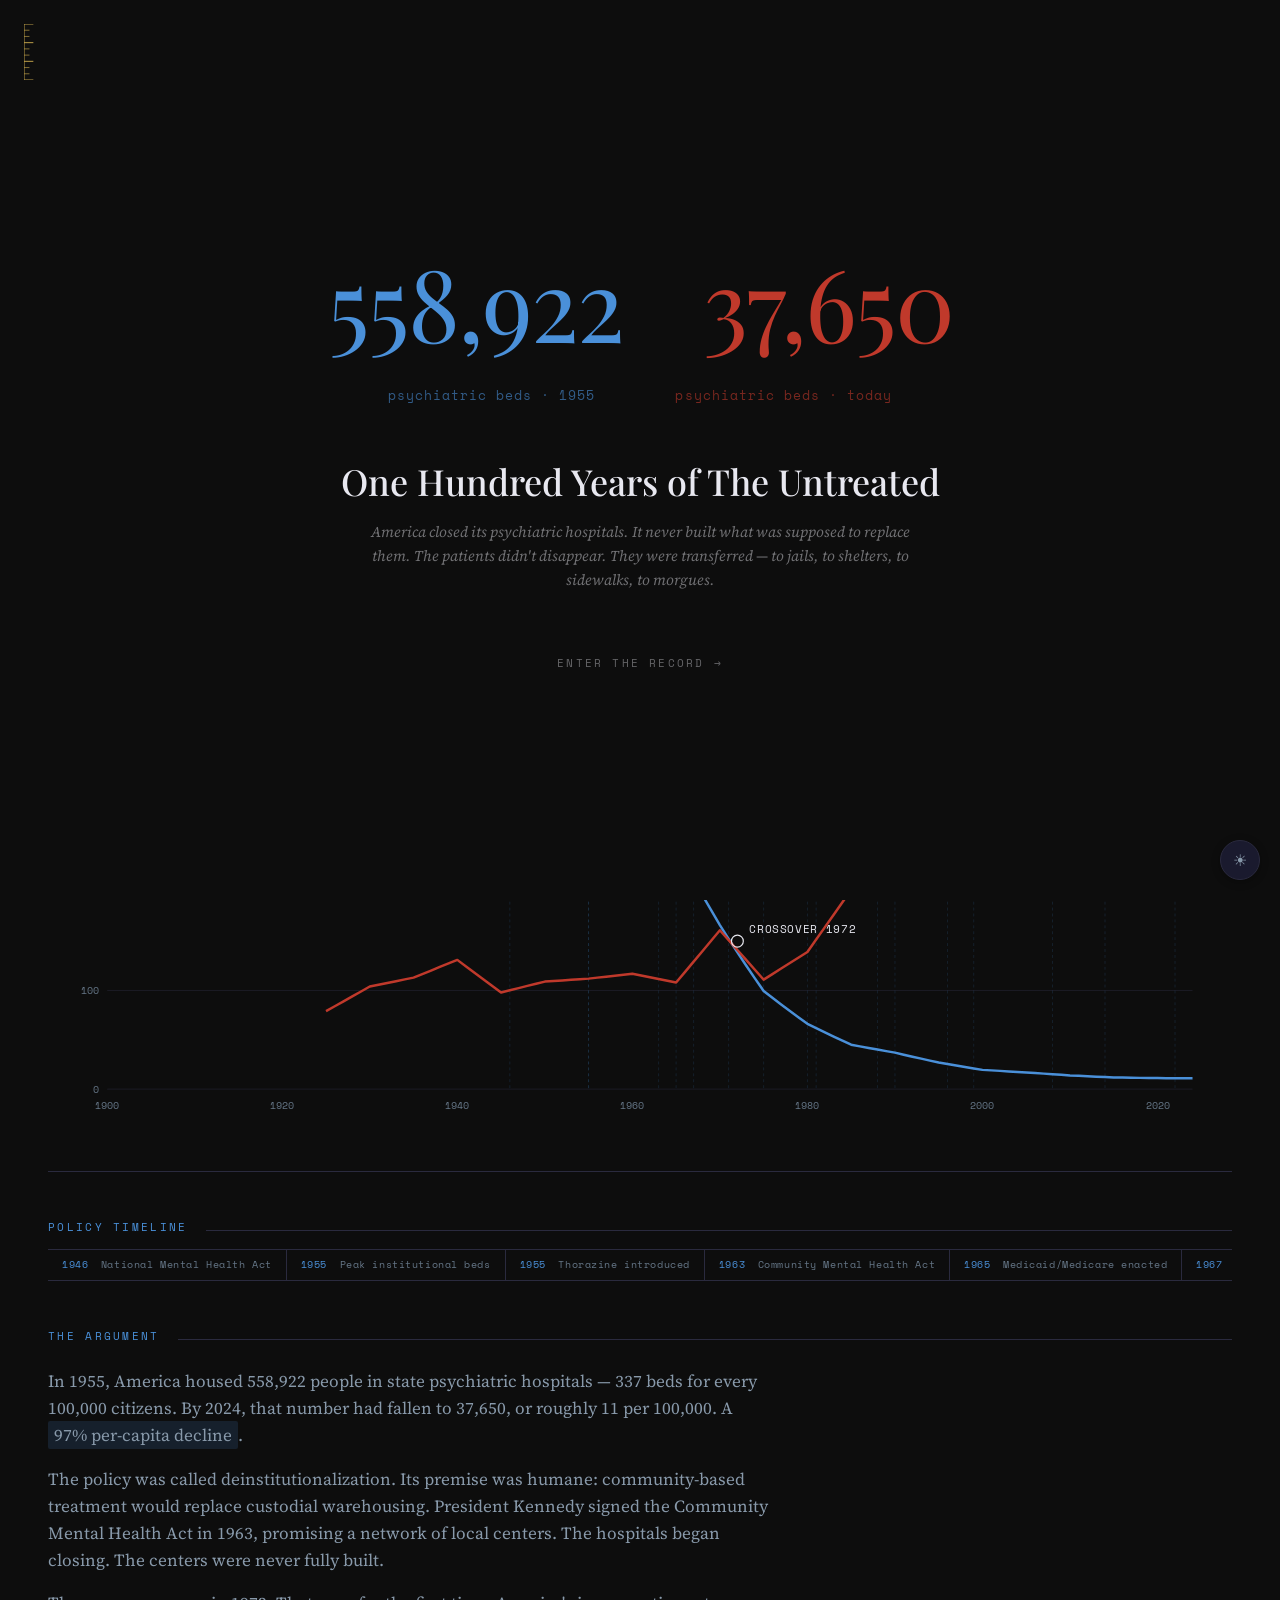
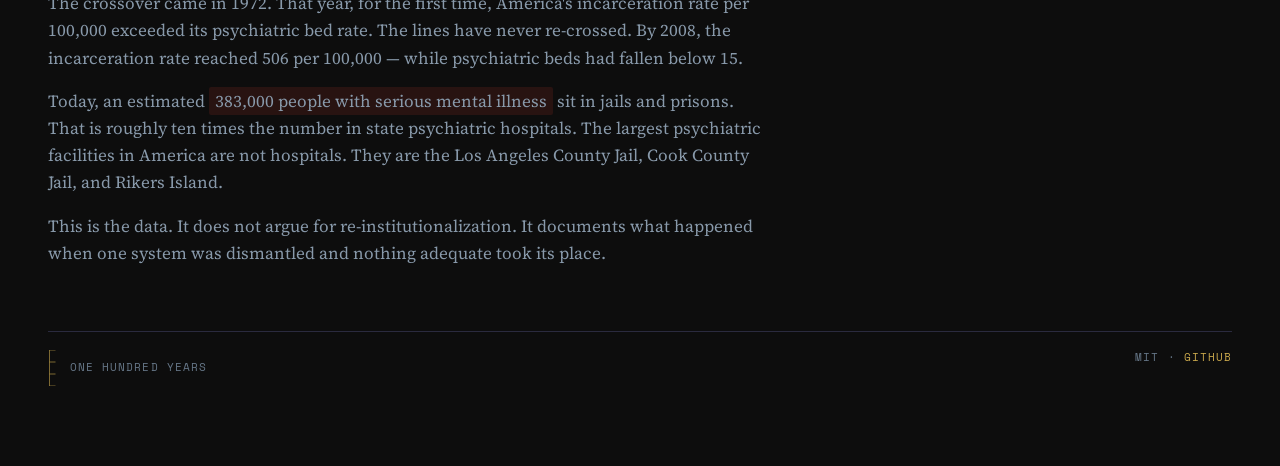
<file: site/index.html>
<!doctype html>
<html lang="en" data-theme="dark">
<head>
<meta charset="utf-8" />
<meta name="viewport" content="width=device-width, initial-scale=1" />
<title>One Hundred Years · The Untreated</title>
<meta name="description" content="558,922 psychiatric beds in 1955. 37,650 today. A 93% decline that created the largest mental health crisis in American history.">
<meta property="og:title" content="One Hundred Years — The Untreated">
<meta property="og:description" content="America closed its psychiatric hospitals. It never built what was supposed to replace them.">
<meta property="og:url" content="https://hundred-years-untreated.pages.dev">
<link rel="stylesheet" href="styles.css" />
</head>
<body>

<!-- ====================== SPLASH ====================== -->
<div class="splash" id="splash" onclick="if(window._splashReady)dismissSplash()">
  <a href="https://onehundredyears.report" style="position:absolute;top:24px;left:24px;text-decoration:none;border:none;" onclick="event.stopPropagation()">
    <svg width="14" height="56" viewBox="0 0 18 72">
      <line x1="0" y1="0" x2="0" y2="72" stroke="#C9A84C" stroke-width="1.2"/>
      <line x1="0" y1="0"  x2="12" y2="0"  stroke="#C9A84C" stroke-width="1.2"/>
      <line x1="0" y1="8"  x2="7"  y2="8"  stroke="#C9A84C" stroke-width="0.8"/>
      <line x1="0" y1="16" x2="7"  y2="16" stroke="#C9A84C" stroke-width="0.8"/>
      <line x1="0" y1="24" x2="12" y2="24" stroke="#C9A84C" stroke-width="1.2"/>
      <line x1="0" y1="32" x2="7"  y2="32" stroke="#C9A84C" stroke-width="0.8"/>
      <line x1="0" y1="40" x2="7"  y2="40" stroke="#C9A84C" stroke-width="0.8"/>
      <line x1="0" y1="48" x2="12" y2="48" stroke="#C9A84C" stroke-width="1.2"/>
      <line x1="0" y1="56" x2="7"  y2="56" stroke="#C9A84C" stroke-width="0.8"/>
      <line x1="0" y1="64" x2="7"  y2="64" stroke="#C9A84C" stroke-width="0.8"/>
      <line x1="0" y1="72" x2="12" y2="72" stroke="#C9A84C" stroke-width="1.2"/>
    </svg>
  </a>

  <div class="splash-number" style="display:flex;gap:80px;align-items:baseline;">
    <span style="font-family:'Playfair Display',serif;font-size:min(100px,15vw);font-weight:300;color:#4A90D9;letter-spacing:-0.02em;">558,922</span>
    <span style="font-family:'Playfair Display',serif;font-size:min(100px,15vw);font-weight:300;color:#C0392B;letter-spacing:-0.02em;">37,650</span>
  </div>

  <div class="splash-label" style="display:flex;gap:80px;font-family:'Space Mono',monospace;font-size:13px;letter-spacing:0.08em;margin-top:12px;">
    <span style="color:rgba(74,144,217,0.6);">psychiatric beds &middot; 1955</span>
    <span style="color:rgba(192,57,43,0.6);">psychiatric beds &middot; today</span>
  </div>

  <div class="splash-title" style="font-family:'Playfair Display',serif;font-size:min(36px,5vw);font-weight:500;color:#E8E8F0;margin-top:56px;text-align:center;max-width:640px;line-height:1.2;">
    One Hundred Years of The Untreated
  </div>
  <div class="splash-thesis" style="font-family:'Source Serif 4',serif;font-size:15px;color:rgba(232,232,240,0.45);text-align:center;max-width:560px;line-height:1.6;margin-top:16px;font-style:italic;">
    America closed its psychiatric hospitals. It never built what was supposed to replace them. The patients didn't disappear. They were transferred &mdash; to jails, to shelters, to sidewalks, to morgues.
  </div>
  <div class="splash-enter" style="font-family:'Space Mono',monospace;font-size:11px;letter-spacing:0.2em;text-transform:uppercase;color:rgba(232,232,240,0.4);margin-top:64px;">
    ENTER THE RECORD &rarr;
  </div>
</div>

<script>
window._splashReady = false;
if (sessionStorage.getItem('corpus_the-untreated_seen')) {
  document.getElementById('splash').style.display = 'none';
} else {
  setTimeout(function() { window._splashReady = true; }, 3500);
  document.addEventListener('keydown', dismissSplash);
}
function dismissSplash() {
  sessionStorage.setItem('corpus_the-untreated_seen', '1');
  var s = document.getElementById('splash');
  s.classList.add('out');
  setTimeout(function() { s.style.display = 'none'; }, 500);
}
</script>

<main class="shell">

<!-- ====================== MASTHEAD ====================== -->
<header class="masthead">
  <div style="display:flex;align-items:flex-start;gap:16px;">
    <a href="https://onehundredyears.report" style="text-decoration:none;flex-shrink:0;margin-top:4px;border:none;">
      <svg width="14" height="56" viewBox="0 0 18 72">
        <line x1="0" y1="0" x2="0" y2="72" stroke="#C9A84C" stroke-width="1.2"/>
        <line x1="0" y1="0"  x2="12" y2="0"  stroke="#C9A84C" stroke-width="1.2"/>
        <line x1="0" y1="8"  x2="7"  y2="8"  stroke="#C9A84C" stroke-width="0.8"/>
        <line x1="0" y1="16" x2="7"  y2="16" stroke="#C9A84C" stroke-width="0.8"/>
        <line x1="0" y1="24" x2="12" y2="24" stroke="#C9A84C" stroke-width="1.2"/>
        <line x1="0" y1="32" x2="7"  y2="32" stroke="#C9A84C" stroke-width="0.8"/>
        <line x1="0" y1="40" x2="7"  y2="40" stroke="#C9A84C" stroke-width="0.8"/>
        <line x1="0" y1="48" x2="12" y2="48" stroke="#C9A84C" stroke-width="1.2"/>
        <line x1="0" y1="56" x2="7"  y2="56" stroke="#C9A84C" stroke-width="0.8"/>
        <line x1="0" y1="64" x2="7"  y2="64" stroke="#C9A84C" stroke-width="0.8"/>
        <line x1="0" y1="72" x2="12" y2="72" stroke="#C9A84C" stroke-width="1.2"/>
      </svg>
    </a>
    <div>
      <div class="series"><span>One Hundred Years of</span></div>
      <h1 style="display:flex;align-items:center;gap:16px;">The <em>Untreated</em>
        <svg width="36" height="36" viewBox="0 0 24 24" fill="none" stroke="#C9A84C" stroke-width="1" stroke-linecap="round" stroke-linejoin="round" style="opacity:0.25;flex-shrink:0;">
          <path d="M19 14c1.49-1.46 3-3.21 3-5.5A5.5 5.5 0 0 0 16.5 3c-1.76 0-3 .5-4.5 2-1.5-1.5-2.74-2-4.5-2A5.5 5.5 0 0 0 2 8.5c0 2.3 1.5 4.05 3 5.5l7 7Z"/><path d="m12 13-1-1 2-2-3-3 2-2"/>
        </svg>
      </h1>
      <div class="sub">
        558,922 psychiatric beds in 1955. 37,650 today. A 97% decline measured in beds per capita.
        The patients didn't vanish. They were transferred to systems never designed to treat them.
      </div>
    </div>
  </div>
  <div class="meta">
    <div><span class="k">Report</span> &nbsp; <span class="v">06 / 10</span></div>
    <div><span class="k">Window</span> &nbsp; <span class="v">1900 &mdash; 2024</span></div>
    <div><span class="k">Beds tracked</span> &nbsp; <span class="v">125 years</span></div>
    <div><span class="k">Systems</span> &nbsp; <span class="v">7</span></div>
  </div>
</header>

<!-- ====================== TABS ====================== -->
<nav class="tabs">
  <a class="tab active" href="index.html">The Beds</a>
  <a class="tab" href="transfer.html">Transfer</a>
  <a class="tab" href="geography.html">Geography</a>
  <a class="tab" href="cost.html">The Cost</a>
  <a class="tab" href="encounter.html">Encounter</a>
  <a class="tab" href="counterfactual.html">Counterfactual</a>
  <a class="tab" href="pipeline.html">Pipeline</a>
  <a class="tab" href="method.html">Method</a>
</nav>

<!-- ====================== STAT ROW ====================== -->
<section class="statrow six">
  <div class="stat">
    <div class="label">Peak beds</div>
    <div class="value blue">558,922</div>
    <div class="foot">1955 &middot; all-time high</div>
  </div>
  <div class="stat">
    <div class="label">Current beds</div>
    <div class="value red">37,650</div>
    <div class="foot">2024 &middot; 97% per-capita decline</div>
  </div>
  <div class="stat">
    <div class="label">Per capita &middot; 1955</div>
    <div class="value blue">337<span class="unit">per 100k</span></div>
    <div class="foot">peak rate</div>
  </div>
  <div class="stat">
    <div class="label">Per capita &middot; 2024</div>
    <div class="value red">11<span class="unit">per 100k</span></div>
    <div class="foot">current rate</div>
  </div>
  <div class="stat">
    <div class="label">Crossover year</div>
    <div class="value">1972</div>
    <div class="foot">incarceration > beds rate</div>
  </div>
  <div class="stat">
    <div class="label">SMI incarcerated</div>
    <div class="value red">383,000</div>
    <div class="foot">10&times; more than in hospitals</div>
  </div>
</section>

<!-- ====================== SCISSORS CHART ====================== -->
<section class="section">
  <div class="section-head">
    <span class="label">Figure 01</span>
    <span class="rule"></span>
    <span class="aside">1900 &mdash; 2024</span>
  </div>
  <h2 class="section-title">The <em>Scissors</em> Chart</h2>
  <div class="section-lede">
    Psychiatric beds per 100,000 vs. incarceration rate per 100,000. The lines cross in 1972. What one system released, another absorbed.
  </div>

  <div class="chart-wrap" id="scissors-chart">
    <svg id="chart-svg" viewBox="0 0 1200 500" preserveAspectRatio="xMidYMid meet"></svg>
  </div>
</section>

<!-- ====================== POLICY STRIP ====================== -->
<section class="section">
  <div class="section-head">
    <span class="label">Policy timeline</span>
    <span class="rule"></span>
  </div>
  <div class="policy-strip" id="policy-strip"></div>
</section>

<!-- ====================== NARRATIVE ====================== -->
<section class="section">
  <div class="section-head">
    <span class="label">The argument</span>
    <span class="rule"></span>
  </div>
  <div class="prose">
    <p>In 1955, America housed 558,922 people in state psychiatric hospitals &mdash; 337 beds for every 100,000 citizens. By 2024, that number had fallen to 37,650, or roughly 11 per 100,000. A <span class="highlight">97% per-capita decline</span>.</p>
    <p>The policy was called deinstitutionalization. Its premise was humane: community-based treatment would replace custodial warehousing. President Kennedy signed the Community Mental Health Act in 1963, promising a network of local centers. The hospitals began closing. The centers were never fully built.</p>
    <p>The crossover came in 1972. That year, for the first time, America's incarceration rate per 100,000 exceeded its psychiatric bed rate. The lines have never re-crossed. By 2008, the incarceration rate reached 506 per 100,000 &mdash; while psychiatric beds had fallen below 15.</p>
    <p>Today, an estimated <span class="highlight red">383,000 people with serious mental illness</span> sit in jails and prisons. That is roughly ten times the number in state psychiatric hospitals. The largest psychiatric facilities in America are not hospitals. They are the Los Angeles County Jail, Cook County Jail, and Rikers Island.</p>
    <p>This is the data. It does not argue for re-institutionalization. It documents what happened when one system was dismantled and nothing adequate took its place.</p>
  </div>
</section>

<footer class="bb-foot">
  <div style="display:flex;align-items:center;gap:10px;">
    <a href="https://onehundredyears.report" style="display:flex;align-items:center;border:none;">
      <svg width="12" height="36" viewBox="0 0 18 72">
        <line x1="0" y1="0" x2="0" y2="72" stroke="#C9A84C" stroke-width="1.2"/>
        <line x1="0" y1="0"  x2="12" y2="0"  stroke="#C9A84C" stroke-width="1.2"/>
        <line x1="0" y1="24" x2="12" y2="24" stroke="#C9A84C" stroke-width="1.2"/>
        <line x1="0" y1="48" x2="12" y2="48" stroke="#C9A84C" stroke-width="1.2"/>
        <line x1="0" y1="72" x2="12" y2="72" stroke="#C9A84C" stroke-width="1.2"/>
      </svg>
    </a>
    <span>One Hundred Years</span>
  </div>
  <div>MIT &middot; <a href="https://github.com/doctorbrownphd/hundred-years-untreated" style="border:none;color:var(--gold);">GitHub</a></div>
</footer>

</main>

<button id="theme-toggle" onclick="toggleTheme()" style="position:fixed;bottom:20px;right:20px;z-index:9999;background:var(--ink-2);color:var(--vellum-dim);border:1px solid var(--rule);font-family:var(--mono);font-size:16px;width:40px;height:40px;border-radius:50%;cursor:pointer;display:flex;align-items:center;justify-content:center;box-shadow:0 2px 8px rgba(0,0,0,0.3);">&#9728;</button>
<script>
function toggleTheme(){var h=document.documentElement,c=h.getAttribute('data-theme')||'dark',n=c==='dark'?'light':'dark';h.setAttribute('data-theme',n);localStorage.setItem('untreated-theme',n);document.getElementById('theme-toggle').innerHTML=n==='dark'?'&#9728;':'&#9790;';}
(function(){var s=localStorage.getItem('untreated-theme')||'dark';document.documentElement.setAttribute('data-theme',s);if(s==='light')document.getElementById('theme-toggle').innerHTML='&#9790;';})();
</script>

<script>
// ─── Scissors Chart ────────────────────────────────────────────
fetch('meta.json').then(r=>r.json()).then(function(meta){
  var beds = meta.data.beds.series.beds_per_100k;
  var incar = meta.data.beds.series.incarceration_per_100k;
  var events = meta.data.beds.policy_events;

  var svg = document.getElementById('chart-svg');
  var W = 1200, H = 500, pad = {t:40,r:40,b:60,l:60};
  var cw = W - pad.l - pad.r, ch = H - pad.t - pad.b;

  // Scales
  var xMin = 1900, xMax = 2024;
  var yMax = 400;
  function sx(yr){ return pad.l + (yr - xMin)/(xMax - xMin) * cw; }
  function sy(v){ return pad.t + (1 - v/yMax) * ch; }

  // Grid lines
  var gridHTML = '';
  for(var y = 0; y <= yMax; y += 100){
    gridHTML += '<line x1="'+pad.l+'" y1="'+sy(y)+'" x2="'+(W-pad.r)+'" y2="'+sy(y)+'" stroke="#2A2A3E" stroke-width="0.5"/>';
    gridHTML += '<text x="'+(pad.l-8)+'" y="'+(sy(y)+4)+'" fill="#667788" font-family="Space Mono,monospace" font-size="10" text-anchor="end">'+y+'</text>';
  }
  for(var d = 1900; d <= 2024; d += 20){
    gridHTML += '<text x="'+sx(d)+'" y="'+(H-pad.b+20)+'" fill="#667788" font-family="Space Mono,monospace" font-size="10" text-anchor="middle">'+d+'</text>';
  }

  // Beds line (blue)
  var bedsPath = beds.map(function(p,i){ return (i===0?'M':'L')+sx(p.year)+','+sy(p.value); }).join(' ');
  // Incarceration line (red)
  var incarPath = incar.map(function(p,i){ return (i===0?'M':'L')+sx(p.year)+','+sy(p.value); }).join(' ');

  // Crossover marker
  var cx = sx(1972), cy = sy(150);

  // Policy event markers
  var eventHTML = '';
  events.forEach(function(e){
    if(e.year >= xMin && e.year <= xMax){
      eventHTML += '<line x1="'+sx(e.year)+'" y1="'+pad.t+'" x2="'+sx(e.year)+'" y2="'+(H-pad.b)+'" stroke="rgba(74,144,217,0.15)" stroke-width="1" stroke-dasharray="3,3"/>';
    }
  });

  svg.innerHTML = gridHTML + eventHTML +
    '<path d="'+bedsPath+'" fill="none" stroke="#4A90D9" stroke-width="2.5" stroke-linejoin="round"/>' +
    '<path d="'+incarPath+'" fill="none" stroke="#C0392B" stroke-width="2.5" stroke-linejoin="round"/>' +
    // Crossover dot
    '<circle cx="'+cx+'" cy="'+cy+'" r="6" fill="none" stroke="#E8E8F0" stroke-width="1.2"/>' +
    '<text x="'+(cx+12)+'" y="'+(cy-8)+'" fill="#E8E8F0" font-family="Space Mono,monospace" font-size="11" letter-spacing="0.06em">CROSSOVER 1972</text>' +
    // Peak beds annotation
    '<circle cx="'+sx(1955)+'" cy="'+sy(337)+'" r="4" fill="#4A90D9"/>' +
    '<text x="'+(sx(1955)+10)+'" y="'+(sy(337)-8)+'" fill="#4A90D9" font-family="Space Mono,monospace" font-size="10">558,922 beds (337/100k)</text>' +
    // Legend
    '<rect x="'+(W-pad.r-200)+'" y="'+(pad.t+10)+'" width="12" height="3" fill="#4A90D9"/>' +
    '<text x="'+(W-pad.r-182)+'" y="'+(pad.t+14)+'" fill="#8899AA" font-family="Space Mono,monospace" font-size="10">BEDS PER 100K</text>' +
    '<rect x="'+(W-pad.r-200)+'" y="'+(pad.t+28)+'" width="12" height="3" fill="#C0392B"/>' +
    '<text x="'+(W-pad.r-182)+'" y="'+(pad.t+32)+'" fill="#8899AA" font-family="Space Mono,monospace" font-size="10">INCARCERATION PER 100K</text>' +
    // Axis labels
    '<text x="'+pad.l+'" y="'+(pad.t-12)+'" fill="#667788" font-family="Space Mono,monospace" font-size="10" letter-spacing="0.1em">RATE PER 100,000</text>';

  // Policy strip
  var strip = document.getElementById('policy-strip');
  events.forEach(function(e){
    var chip = document.createElement('div');
    chip.className = 'policy-chip';
    chip.innerHTML = '<span class="yr">'+e.year+'</span> '+e.event;
    chip.title = e.description;
    strip.appendChild(chip);
  });
});
</script>

</body>
</html>
</file>
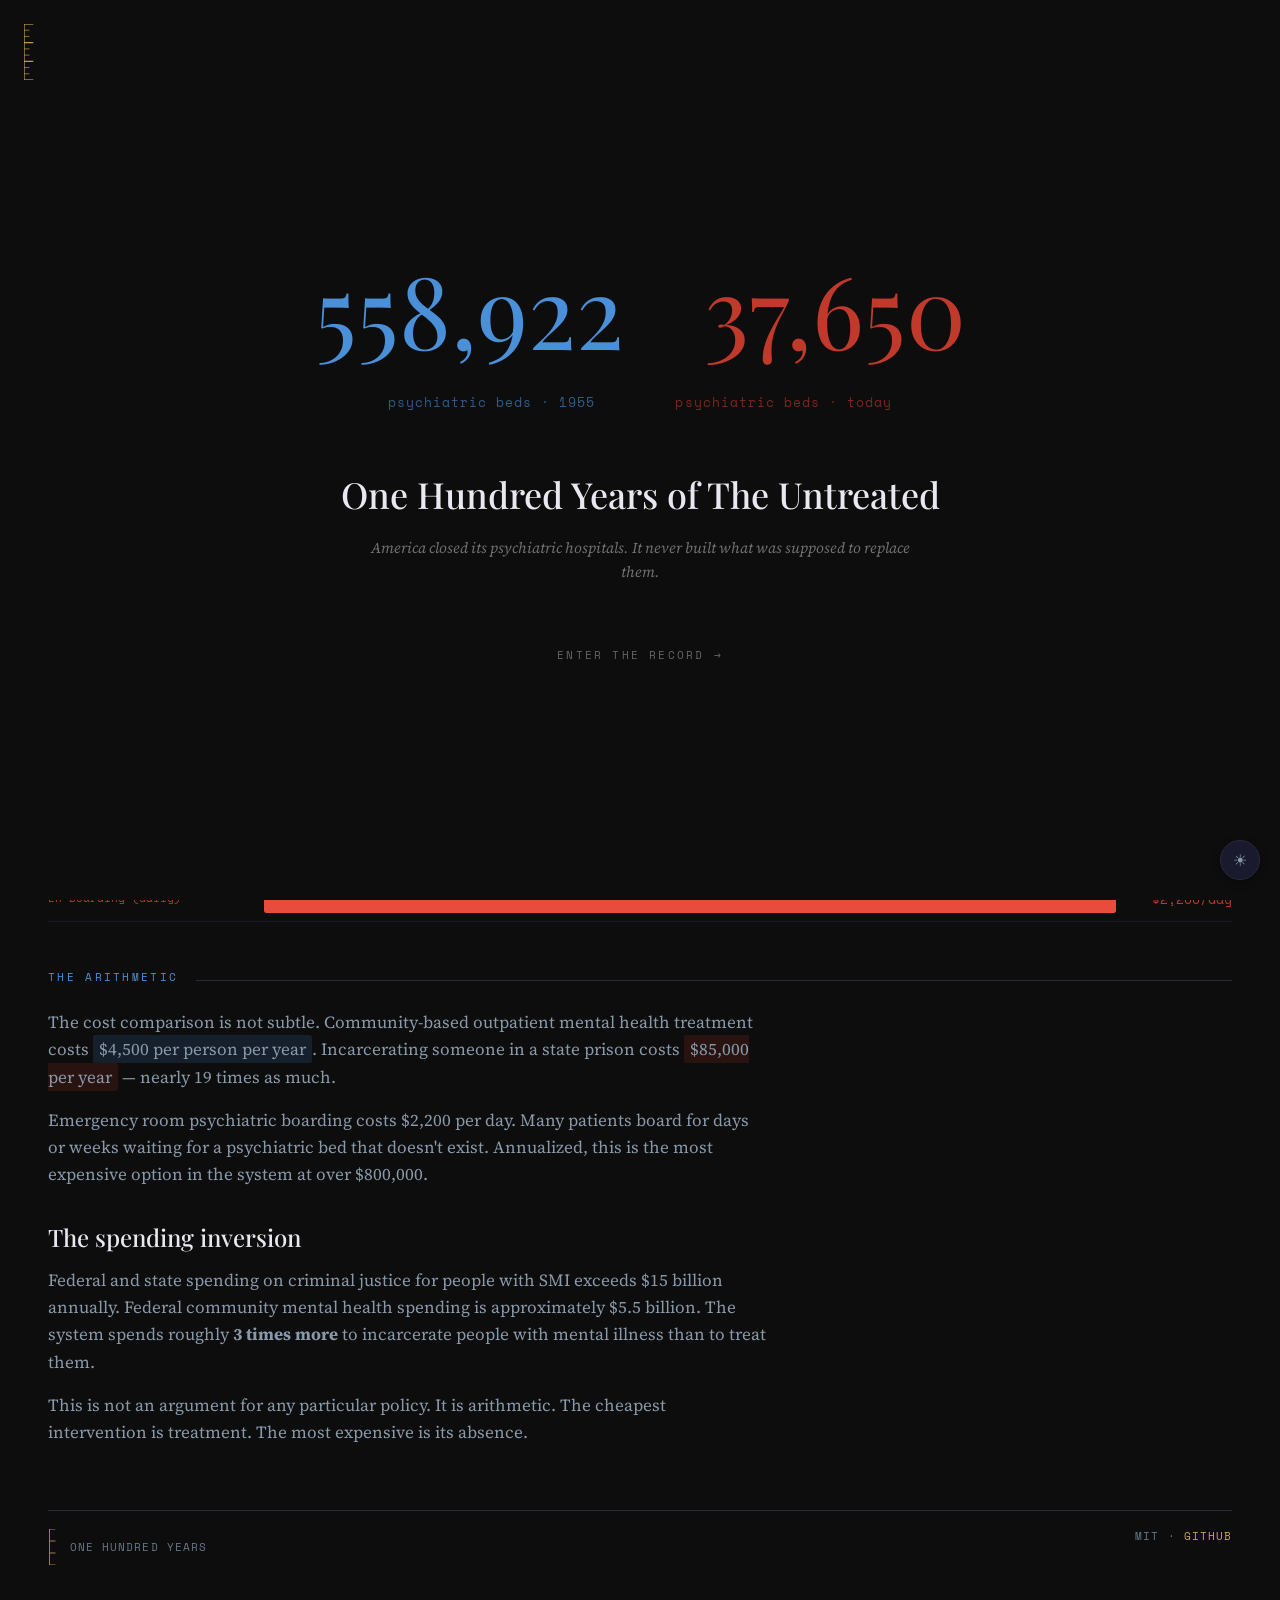
<file: site/cost.html>
<!doctype html>
<html lang="en" data-theme="dark">
<head>
<meta charset="utf-8" />
<meta name="viewport" content="width=device-width, initial-scale=1" />
<title>The Cost · The Untreated</title>
<link rel="stylesheet" href="styles.css" />
</head>
<body>

<div class="splash" id="splash" onclick="if(window._splashReady)dismissSplash()">
  <a href="https://onehundredyears.report" style="position:absolute;top:24px;left:24px;text-decoration:none;border:none;" onclick="event.stopPropagation()">
    <svg width="14" height="56" viewBox="0 0 18 72"><line x1="0" y1="0" x2="0" y2="72" stroke="#C9A84C" stroke-width="1.5"/><line x1="0" y1="0" x2="12" y2="0" stroke="#C9A84C" stroke-width="1.5"/><line x1="0" y1="8" x2="7" y2="8" stroke="#C9A84C" stroke-width="0.8"/><line x1="0" y1="16" x2="7" y2="16" stroke="#C9A84C" stroke-width="0.8"/><line x1="0" y1="24" x2="12" y2="24" stroke="#C9A84C" stroke-width="1.5"/><line x1="0" y1="32" x2="7" y2="32" stroke="#C9A84C" stroke-width="0.8"/><line x1="0" y1="40" x2="7" y2="40" stroke="#C9A84C" stroke-width="0.8"/><line x1="0" y1="48" x2="12" y2="48" stroke="#C9A84C" stroke-width="1.5"/><line x1="0" y1="56" x2="7" y2="56" stroke="#C9A84C" stroke-width="0.8"/><line x1="0" y1="64" x2="7" y2="64" stroke="#C9A84C" stroke-width="0.8"/><line x1="0" y1="72" x2="12" y2="72" stroke="#C9A84C" stroke-width="1.5"/></svg>
  </a>
  <div class="splash-number" style="display:flex;gap:80px;align-items:baseline;">
    <span style="font-family:'Playfair Display',serif;font-size:min(100px,15vw);font-weight:300;color:#4A90D9;">558,922</span>
    <span style="font-family:'Playfair Display',serif;font-size:min(100px,15vw);font-weight:300;color:#C0392B;">37,650</span>
  </div>
  <div class="splash-label" style="display:flex;gap:80px;font-family:'Space Mono',monospace;font-size:13px;letter-spacing:0.08em;margin-top:12px;">
    <span style="color:rgba(74,144,217,0.6);">psychiatric beds &middot; 1955</span>
    <span style="color:rgba(192,57,43,0.6);">psychiatric beds &middot; today</span>
  </div>
  <div class="splash-title" style="font-family:'Playfair Display',serif;font-size:min(36px,5vw);font-weight:500;color:#E8E8F0;margin-top:56px;text-align:center;">One Hundred Years of The Untreated</div>
  <div class="splash-thesis" style="font-family:'Source Serif 4',serif;font-size:15px;color:rgba(232,232,240,0.45);text-align:center;max-width:560px;line-height:1.6;margin-top:16px;font-style:italic;">America closed its psychiatric hospitals. It never built what was supposed to replace them.</div>
  <div class="splash-enter" style="font-family:'Space Mono',monospace;font-size:11px;letter-spacing:0.2em;text-transform:uppercase;color:rgba(232,232,240,0.4);margin-top:64px;">ENTER THE RECORD &rarr;</div>
</div>
<script>window._splashReady=false;if(sessionStorage.getItem('corpus_the-untreated_seen')){document.getElementById('splash').style.display='none';}else{setTimeout(function(){window._splashReady=true;},3500);document.addEventListener('keydown',dismissSplash);}function dismissSplash(){sessionStorage.setItem('corpus_the-untreated_seen','1');var s=document.getElementById('splash');s.classList.add('out');setTimeout(function(){s.style.display='none';},500);}</script>

<main class="shell">
<header class="masthead">
  <div style="display:flex;align-items:flex-start;gap:16px;">
    <a href="https://onehundredyears.report" style="text-decoration:none;flex-shrink:0;margin-top:4px;border:none;">
      <svg width="14" height="56" viewBox="0 0 18 72"><line x1="0" y1="0" x2="0" y2="72" stroke="#C9A84C" stroke-width="1.5"/><line x1="0" y1="0" x2="12" y2="0" stroke="#C9A84C" stroke-width="1.5"/><line x1="0" y1="8" x2="7" y2="8" stroke="#C9A84C" stroke-width="0.8"/><line x1="0" y1="16" x2="7" y2="16" stroke="#C9A84C" stroke-width="0.8"/><line x1="0" y1="24" x2="12" y2="24" stroke="#C9A84C" stroke-width="1.5"/><line x1="0" y1="32" x2="7" y2="32" stroke="#C9A84C" stroke-width="0.8"/><line x1="0" y1="40" x2="7" y2="40" stroke="#C9A84C" stroke-width="0.8"/><line x1="0" y1="48" x2="12" y2="48" stroke="#C9A84C" stroke-width="1.5"/><line x1="0" y1="56" x2="7" y2="56" stroke="#C9A84C" stroke-width="0.8"/><line x1="0" y1="64" x2="7" y2="64" stroke="#C9A84C" stroke-width="0.8"/><line x1="0" y1="72" x2="12" y2="72" stroke="#C9A84C" stroke-width="1.5"/></svg>
    </a>
    <div>
      <div class="series">One Hundred Years of</div>
      <h1>The <em>Untreated</em></h1>
      <div class="sub">What America pays per person, per system. The cheapest option is treatment. The most expensive is avoidance.</div>
    </div>
  </div>
  <div class="meta">
    <div><span class="k">Report</span> &nbsp; <span class="v">06 / 10</span></div>
    <div><span class="k">Systems</span> &nbsp; <span class="v">7 compared</span></div>
  </div>
</header>

<nav class="tabs">
  <a class="tab" href="index.html">The Beds</a>
  <a class="tab" href="transfer.html">Transfer</a>
  <a class="tab" href="geography.html">Geography</a>
  <a class="tab active" href="cost.html">The Cost</a>
  <a class="tab" href="encounter.html">Encounter</a>
  <a class="tab" href="counterfactual.html">Counterfactual</a>
  <a class="tab" href="pipeline.html">Pipeline</a>
  <a class="tab" href="method.html">Method</a>
</nav>

<section class="statrow four">
  <div class="stat">
    <div class="label">Outpatient treatment</div>
    <div class="value blue">$4,500<span class="unit">/yr</span></div>
    <div class="foot">community-based care</div>
  </div>
  <div class="stat">
    <div class="label">State prison</div>
    <div class="value red">$85,000<span class="unit">/yr</span></div>
    <div class="foot">19&times; outpatient cost</div>
  </div>
  <div class="stat">
    <div class="label">ER boarding</div>
    <div class="value red">$2,200<span class="unit">/day</span></div>
    <div class="foot">$803,000 annualized</div>
  </div>
  <div class="stat">
    <div class="label">Cost ratio</div>
    <div class="value red">19:1</div>
    <div class="foot">prison vs. outpatient</div>
  </div>
</section>

<section class="section">
  <div class="section-head">
    <span class="label">Figure 04</span>
    <span class="rule"></span>
    <span class="aside">Annual cost per person</span>
  </div>
  <h2 class="section-title">The <em class="red">cost</em> of not treating</h2>
  <div class="section-lede">
    America does not save money by refusing to treat mental illness. It spends more &mdash; orders of magnitude more &mdash; routing people through emergency rooms, jails, and prisons.
  </div>

  <div class="bar-chart" id="cost-bars"></div>
</section>

<section class="section">
  <div class="section-head">
    <span class="label">The arithmetic</span>
    <span class="rule"></span>
  </div>
  <div class="prose">
    <p>The cost comparison is not subtle. Community-based outpatient mental health treatment costs <span class="highlight">$4,500 per person per year</span>. Incarcerating someone in a state prison costs <span class="highlight red">$85,000 per year</span> &mdash; nearly 19 times as much.</p>
    <p>Emergency room psychiatric boarding costs $2,200 per day. Many patients board for days or weeks waiting for a psychiatric bed that doesn't exist. Annualized, this is the most expensive option in the system at over $800,000.</p>
    <h3>The spending inversion</h3>
    <p>Federal and state spending on criminal justice for people with SMI exceeds $15 billion annually. Federal community mental health spending is approximately $5.5 billion. The system spends roughly <strong>3 times more</strong> to incarcerate people with mental illness than to treat them.</p>
    <p>This is not an argument for any particular policy. It is arithmetic. The cheapest intervention is treatment. The most expensive is its absence.</p>
  </div>
</section>

<footer class="bb-foot">
  <div style="display:flex;align-items:center;gap:10px;">
    <a href="https://onehundredyears.report" style="display:flex;align-items:center;border:none;"><svg width="12" height="36" viewBox="0 0 18 72"><line x1="0" y1="0" x2="0" y2="72" stroke="#C9A84C" stroke-width="1.5"/><line x1="0" y1="0" x2="12" y2="0" stroke="#C9A84C" stroke-width="1.5"/><line x1="0" y1="24" x2="12" y2="24" stroke="#C9A84C" stroke-width="1.5"/><line x1="0" y1="48" x2="12" y2="48" stroke="#C9A84C" stroke-width="1.5"/><line x1="0" y1="72" x2="12" y2="72" stroke="#C9A84C" stroke-width="1.5"/></svg></a>
    <span>One Hundred Years</span>
  </div>
  <div>MIT &middot; <a href="https://github.com/doctorbrownphd/hundred-years-untreated" style="border:none;color:var(--gold);">GitHub</a></div>
</footer>
</main>

<button id="theme-toggle" onclick="toggleTheme()" style="position:fixed;bottom:20px;right:20px;z-index:9999;background:var(--ink-2);color:var(--vellum-dim);border:1px solid var(--rule);font-family:var(--mono);font-size:16px;width:40px;height:40px;border-radius:50%;cursor:pointer;display:flex;align-items:center;justify-content:center;box-shadow:0 2px 8px rgba(0,0,0,0.3);">&#9728;</button>
<script>
function toggleTheme(){var h=document.documentElement,c=h.getAttribute('data-theme')||'dark',n=c==='dark'?'light':'dark';h.setAttribute('data-theme',n);localStorage.setItem('untreated-theme',n);document.getElementById('theme-toggle').innerHTML=n==='dark'?'&#9728;':'&#9790;';}
(function(){var s=localStorage.getItem('untreated-theme')||'dark';document.documentElement.setAttribute('data-theme',s);if(s==='light')document.getElementById('theme-toggle').innerHTML='&#9790;';})();
</script>

<script>
fetch('meta.json').then(r=>r.json()).then(function(meta){
  var systems = meta.data.cost.systems.filter(function(s){ return s.name !== 'ER Psychiatric Boarding'; });
  var maxCost = 85000;
  var container = document.getElementById('cost-bars');

  systems.forEach(function(s, i){
    var pct = (s.annual_cost / maxCost * 100);
    var row = document.createElement('div');
    row.className = 'bar-row';
    row.innerHTML =
      '<div class="bar-label">'+s.name+'</div>' +
      '<div class="bar-track"><div class="bar-fill" style="width:0%;background:'+s.color+'"></div></div>' +
      '<div class="bar-value">$'+s.annual_cost.toLocaleString()+'</div>';
    container.appendChild(row);
    // Animate
    setTimeout(function(){
      row.querySelector('.bar-fill').style.width = pct + '%';
    }, 100 + i * 120);
  });

  // Add ER boarding as special row
  var erRow = document.createElement('div');
  erRow.className = 'bar-row';
  erRow.style.marginTop = '12px';
  erRow.style.borderTop = '1px solid var(--rule)';
  erRow.style.paddingTop = '12px';
  erRow.innerHTML =
    '<div class="bar-label" style="color:var(--red);">ER Boarding (daily)</div>' +
    '<div class="bar-track"><div class="bar-fill" style="width:100%;background:#E74C3C"></div></div>' +
    '<div class="bar-value" style="color:var(--red);">$2,200/day</div>';
  container.appendChild(erRow);
});
</script>

</body>
</html>
</file>
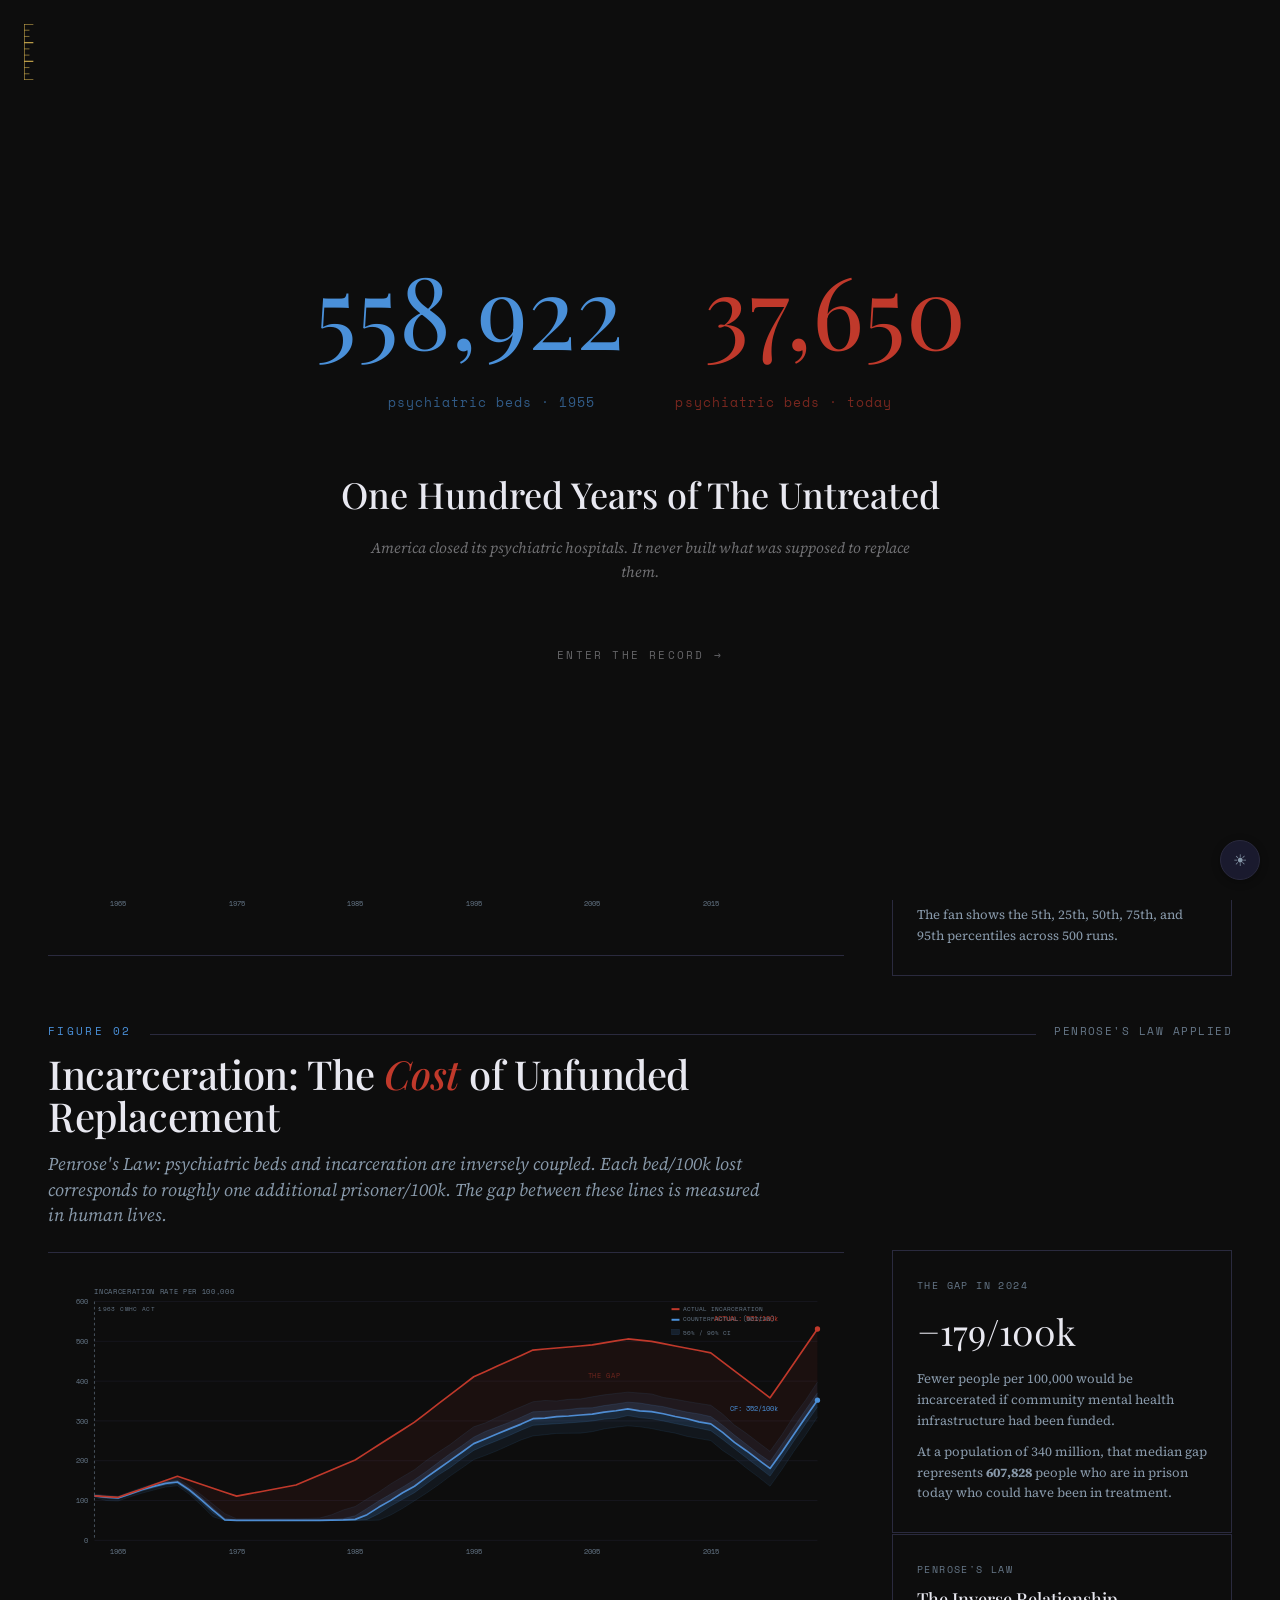
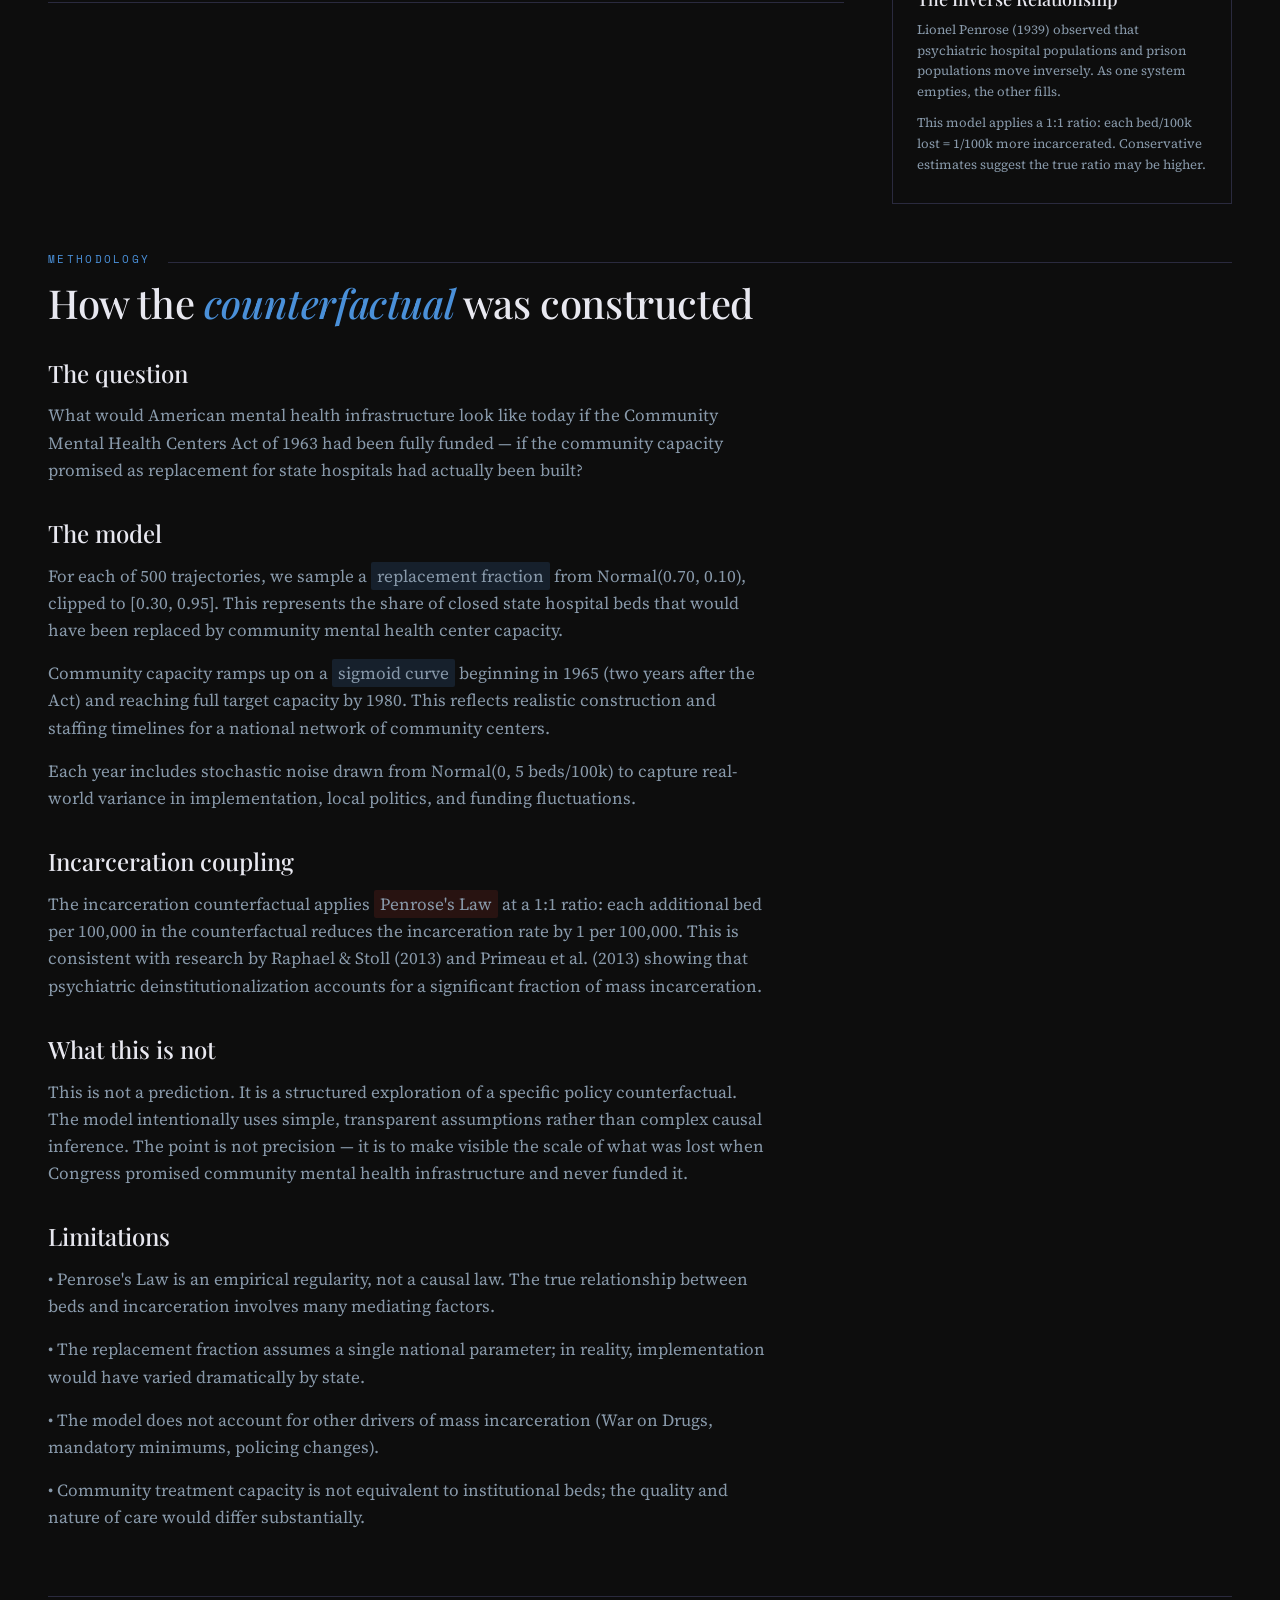
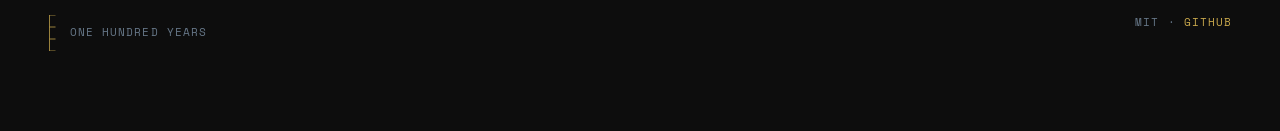
<file: site/counterfactual.html>
<!doctype html>
<html lang="en" data-theme="dark">
<head>
<meta charset="utf-8" />
<meta name="viewport" content="width=device-width, initial-scale=1" />
<title>The Counterfactual · The Untreated</title>
<meta name="description" content="What if the 1963 Community Mental Health Centers Act had been fully funded? 500 alternative trajectories.">
<link rel="stylesheet" href="styles.css" />
</head>
<body>

<div class="splash" id="splash" onclick="if(window._splashReady)dismissSplash()">
  <a href="https://onehundredyears.report" style="position:absolute;top:24px;left:24px;text-decoration:none;border:none;" onclick="event.stopPropagation()">
    <svg width="14" height="56" viewBox="0 0 18 72"><line x1="0" y1="0" x2="0" y2="72" stroke="#C9A84C" stroke-width="1.5"/><line x1="0" y1="0" x2="12" y2="0" stroke="#C9A84C" stroke-width="1.5"/><line x1="0" y1="8" x2="7" y2="8" stroke="#C9A84C" stroke-width="0.8"/><line x1="0" y1="16" x2="7" y2="16" stroke="#C9A84C" stroke-width="0.8"/><line x1="0" y1="24" x2="12" y2="24" stroke="#C9A84C" stroke-width="1.5"/><line x1="0" y1="32" x2="7" y2="32" stroke="#C9A84C" stroke-width="0.8"/><line x1="0" y1="40" x2="7" y2="40" stroke="#C9A84C" stroke-width="0.8"/><line x1="0" y1="48" x2="12" y2="48" stroke="#C9A84C" stroke-width="1.5"/><line x1="0" y1="56" x2="7" y2="56" stroke="#C9A84C" stroke-width="0.8"/><line x1="0" y1="64" x2="7" y2="64" stroke="#C9A84C" stroke-width="0.8"/><line x1="0" y1="72" x2="12" y2="72" stroke="#C9A84C" stroke-width="1.5"/></svg>
  </a>
  <div class="splash-number" style="display:flex;gap:80px;align-items:baseline;">
    <span style="font-family:'Playfair Display',serif;font-size:min(100px,15vw);font-weight:300;color:#4A90D9;">558,922</span>
    <span style="font-family:'Playfair Display',serif;font-size:min(100px,15vw);font-weight:300;color:#C0392B;">37,650</span>
  </div>
  <div class="splash-label" style="display:flex;gap:80px;font-family:'Space Mono',monospace;font-size:13px;letter-spacing:0.08em;margin-top:12px;">
    <span style="color:rgba(74,144,217,0.6);">psychiatric beds &middot; 1955</span>
    <span style="color:rgba(192,57,43,0.6);">psychiatric beds &middot; today</span>
  </div>
  <div class="splash-title" style="font-family:'Playfair Display',serif;font-size:min(36px,5vw);font-weight:500;color:#E8E8F0;margin-top:56px;text-align:center;">One Hundred Years of The Untreated</div>
  <div class="splash-thesis" style="font-family:'Source Serif 4',serif;font-size:15px;color:rgba(232,232,240,0.45);text-align:center;max-width:560px;line-height:1.6;margin-top:16px;font-style:italic;">America closed its psychiatric hospitals. It never built what was supposed to replace them.</div>
  <div class="splash-enter" style="font-family:'Space Mono',monospace;font-size:11px;letter-spacing:0.2em;text-transform:uppercase;color:rgba(232,232,240,0.4);margin-top:64px;">ENTER THE RECORD &rarr;</div>
</div>
<script>window._splashReady=false;if(sessionStorage.getItem('corpus_the-untreated_seen')){document.getElementById('splash').style.display='none';}else{setTimeout(function(){window._splashReady=true;},3500);document.addEventListener('keydown',dismissSplash);}function dismissSplash(){sessionStorage.setItem('corpus_the-untreated_seen','1');var s=document.getElementById('splash');s.classList.add('out');setTimeout(function(){s.style.display='none';},500);}</script>

<main class="shell">

<!-- ====================== MASTHEAD ====================== -->
<header class="masthead">
  <div style="display:flex;align-items:flex-start;gap:16px;">
    <a href="https://onehundredyears.report" style="text-decoration:none;flex-shrink:0;margin-top:4px;border:none;">
      <svg width="14" height="56" viewBox="0 0 18 72"><line x1="0" y1="0" x2="0" y2="72" stroke="#C9A84C" stroke-width="1.5"/><line x1="0" y1="0" x2="12" y2="0" stroke="#C9A84C" stroke-width="1.5"/><line x1="0" y1="8" x2="7" y2="8" stroke="#C9A84C" stroke-width="0.8"/><line x1="0" y1="16" x2="7" y2="16" stroke="#C9A84C" stroke-width="0.8"/><line x1="0" y1="24" x2="12" y2="24" stroke="#C9A84C" stroke-width="1.5"/><line x1="0" y1="32" x2="7" y2="32" stroke="#C9A84C" stroke-width="0.8"/><line x1="0" y1="40" x2="7" y2="40" stroke="#C9A84C" stroke-width="0.8"/><line x1="0" y1="48" x2="12" y2="48" stroke="#C9A84C" stroke-width="1.5"/><line x1="0" y1="56" x2="7" y2="56" stroke="#C9A84C" stroke-width="0.8"/><line x1="0" y1="64" x2="7" y2="64" stroke="#C9A84C" stroke-width="0.8"/><line x1="0" y1="72" x2="12" y2="72" stroke="#C9A84C" stroke-width="1.5"/></svg>
    </a>
    <div>
      <div class="series">One Hundred Years of</div>
      <h1>The <em>Untreated</em></h1>
      <div class="sub">What if the 1963 Community Mental Health Centers Act had been fully funded? 500 plausible alternative histories.</div>
    </div>
  </div>
  <div class="meta">
    <div><span class="k">Report</span> &nbsp; <span class="v">06 / 10</span></div>
    <div><span class="k">Extension</span> &nbsp; <span class="v">02 &middot; Counterfactual</span></div>
    <div><span class="k">Trajectories</span> &nbsp; <span class="v">500</span></div>
    <div><span class="k">Window</span> &nbsp; <span class="v">1963 &mdash; 2024</span></div>
  </div>
</header>

<!-- ====================== TABS ====================== -->
<nav class="tabs">
  <a class="tab" href="index.html">The Beds</a>
  <a class="tab" href="transfer.html">Transfer</a>
  <a class="tab" href="geography.html">Geography</a>
  <a class="tab" href="cost.html">The Cost</a>
  <a class="tab" href="encounter.html">Encounter</a>
  <a class="tab active" href="counterfactual.html">Counterfactual</a>
  <a class="tab" href="pipeline.html">Pipeline</a>
  <a class="tab" href="method.html">Method</a>
</nav>

<!-- ====================== STAT ROW ====================== -->
<section class="statrow six" id="stat-row">
  <div class="stat">
    <div class="label">Actual beds &middot; 2024</div>
    <div class="value red" id="s-actual-beds">11</div>
    <div class="foot">per 100k &middot; current</div>
  </div>
  <div class="stat">
    <div class="label">Counterfactual beds &middot; 2024</div>
    <div class="value blue" id="s-cf-beds">&mdash;</div>
    <div class="foot" id="s-cf-beds-ci">median [90% CI]</div>
  </div>
  <div class="stat">
    <div class="label">Beds gap</div>
    <div class="value blue" id="s-beds-gap">&mdash;</div>
    <div class="foot">per 100k never replaced</div>
  </div>
  <div class="stat">
    <div class="label">Actual incarceration</div>
    <div class="value red" id="s-actual-incar">&mdash;</div>
    <div class="foot">per 100k &middot; 2024</div>
  </div>
  <div class="stat">
    <div class="label">Counterfactual incarceration</div>
    <div class="value blue" id="s-cf-incar">&mdash;</div>
    <div class="foot" id="s-cf-incar-ci">median [90% CI]</div>
  </div>
  <div class="stat">
    <div class="label">People in treatment, not prison</div>
    <div class="value amber" id="s-people">&mdash;</div>
    <div class="foot" id="s-people-ci">median [90% CI]</div>
  </div>
</section>

<!-- ====================== BEDS FAN CHART ====================== -->
<section class="section">
  <div class="section-head">
    <span class="label">Figure 01</span>
    <span class="rule"></span>
    <span class="aside">500 trajectories &middot; 1963&mdash;2024</span>
  </div>
  <h2 class="section-title">Psychiatric Beds: <em>Actual</em> vs. <em class="red">Unfunded Promise</em></h2>
  <div class="section-lede">
    The blue fan shows 500 plausible trajectories if community mental health centers had actually replaced closing state hospitals. The red line is what happened.
  </div>

  <div class="twocol">
    <div class="chart-wrap">
      <svg id="beds-chart" viewBox="0 0 1200 460" preserveAspectRatio="xMidYMid meet"></svg>
    </div>
    <div>
      <div class="card" style="border:1px solid var(--rule);margin-top:22px;">
        <div class="card-label">The model</div>
        <div class="card-title" style="font-size:18px;">Sigmoid Community Ramp-Up</div>
        <div class="card-body" style="font-size:13px;line-height:1.6;">
          <p style="margin:0 0 10px;">Each trajectory draws a replacement fraction from Normal(0.70, 0.10) &mdash; the share of closed state hospital beds replaced by community capacity.</p>
          <p style="margin:0 0 10px;">Community centers ramp up on a sigmoid curve from 1965 to 1980, reaching full capacity by the late 1970s.</p>
          <p style="margin:0 0 10px;">Per-year stochastic noise: Normal(0, 5 beds/100k).</p>
          <p style="margin:0;">The fan shows the 5th, 25th, 50th, 75th, and 95th percentiles across 500 runs.</p>
        </div>
      </div>
    </div>
  </div>
</section>

<!-- ====================== INCARCERATION FAN CHART ====================== -->
<section class="section">
  <div class="section-head">
    <span class="label">Figure 02</span>
    <span class="rule"></span>
    <span class="aside">Penrose's Law applied</span>
  </div>
  <h2 class="section-title">Incarceration: The <em class="red">Cost</em> of Unfunded Replacement</h2>
  <div class="section-lede">
    Penrose's Law: psychiatric beds and incarceration are inversely coupled. Each bed/100k lost corresponds to roughly one additional prisoner/100k. The gap between these lines is measured in human lives.
  </div>

  <div class="twocol">
    <div class="chart-wrap">
      <svg id="incar-chart" viewBox="0 0 1200 460" preserveAspectRatio="xMidYMid meet"></svg>
    </div>
    <div>
      <div class="card" style="border:1px solid var(--rule);margin-top:22px;">
        <div class="card-label">The gap in 2024</div>
        <div class="card-stat red" id="card-incar-gap">&mdash;</div>
        <div class="card-body" style="font-size:13px;line-height:1.6;">
          <p style="margin:0 0 10px;">Fewer people per 100,000 would be incarcerated if community mental health infrastructure had been funded.</p>
          <p style="margin:0;">At a population of 340 million, that median gap represents <strong id="card-people-count">&mdash;</strong> people who are in prison today who could have been in treatment.</p>
        </div>
      </div>
      <div class="card" style="border:1px solid var(--rule);margin-top:1px;">
        <div class="card-label">Penrose's Law</div>
        <div class="card-title" style="font-size:18px;">The Inverse Relationship</div>
        <div class="card-body" style="font-size:13px;line-height:1.6;">
          <p style="margin:0 0 10px;">Lionel Penrose (1939) observed that psychiatric hospital populations and prison populations move inversely. As one system empties, the other fills.</p>
          <p style="margin:0;">This model applies a 1:1 ratio: each bed/100k lost = 1/100k more incarcerated. Conservative estimates suggest the true ratio may be higher.</p>
        </div>
      </div>
    </div>
  </div>
</section>

<!-- ====================== METHODOLOGY ====================== -->
<section class="section">
  <div class="section-head">
    <span class="label">Methodology</span>
    <span class="rule"></span>
  </div>
  <h2 class="section-title">How the <em>counterfactual</em> was constructed</h2>
  <div class="prose">
    <h3>The question</h3>
    <p>What would American mental health infrastructure look like today if the Community Mental Health Centers Act of 1963 had been fully funded &mdash; if the community capacity promised as replacement for state hospitals had actually been built?</p>

    <h3>The model</h3>
    <p>For each of 500 trajectories, we sample a <span class="highlight">replacement fraction</span> from Normal(0.70, 0.10), clipped to [0.30, 0.95]. This represents the share of closed state hospital beds that would have been replaced by community mental health center capacity.</p>
    <p>Community capacity ramps up on a <span class="highlight">sigmoid curve</span> beginning in 1965 (two years after the Act) and reaching full target capacity by 1980. This reflects realistic construction and staffing timelines for a national network of community centers.</p>
    <p>Each year includes stochastic noise drawn from Normal(0, 5 beds/100k) to capture real-world variance in implementation, local politics, and funding fluctuations.</p>

    <h3>Incarceration coupling</h3>
    <p>The incarceration counterfactual applies <span class="highlight red">Penrose's Law</span> at a 1:1 ratio: each additional bed per 100,000 in the counterfactual reduces the incarceration rate by 1 per 100,000. This is consistent with research by Raphael & Stoll (2013) and Primeau et al. (2013) showing that psychiatric deinstitutionalization accounts for a significant fraction of mass incarceration.</p>

    <h3>What this is not</h3>
    <p>This is not a prediction. It is a structured exploration of a specific policy counterfactual. The model intentionally uses simple, transparent assumptions rather than complex causal inference. The point is not precision &mdash; it is to make visible the scale of what was lost when Congress promised community mental health infrastructure and never funded it.</p>

    <h3>Limitations</h3>
    <p>&bull; Penrose's Law is an empirical regularity, not a causal law. The true relationship between beds and incarceration involves many mediating factors.</p>
    <p>&bull; The replacement fraction assumes a single national parameter; in reality, implementation would have varied dramatically by state.</p>
    <p>&bull; The model does not account for other drivers of mass incarceration (War on Drugs, mandatory minimums, policing changes).</p>
    <p>&bull; Community treatment capacity is not equivalent to institutional beds; the quality and nature of care would differ substantially.</p>
  </div>
</section>

<footer class="bb-foot">
  <div style="display:flex;align-items:center;gap:10px;">
    <a href="https://onehundredyears.report" style="display:flex;align-items:center;border:none;"><svg width="12" height="36" viewBox="0 0 18 72"><line x1="0" y1="0" x2="0" y2="72" stroke="#C9A84C" stroke-width="1.5"/><line x1="0" y1="0" x2="12" y2="0" stroke="#C9A84C" stroke-width="1.5"/><line x1="0" y1="24" x2="12" y2="24" stroke="#C9A84C" stroke-width="1.5"/><line x1="0" y1="48" x2="12" y2="48" stroke="#C9A84C" stroke-width="1.5"/><line x1="0" y1="72" x2="12" y2="72" stroke="#C9A84C" stroke-width="1.5"/></svg></a>
    <span>One Hundred Years</span>
  </div>
  <div>MIT &middot; <a href="https://github.com/doctorbrownphd/hundred-years-untreated" style="border:none;color:var(--gold);">GitHub</a></div>
</footer>

</main>

<button id="theme-toggle" onclick="toggleTheme()" style="position:fixed;bottom:20px;right:20px;z-index:9999;background:var(--ink-2);color:var(--vellum-dim);border:1px solid var(--rule);font-family:var(--mono);font-size:16px;width:40px;height:40px;border-radius:50%;cursor:pointer;display:flex;align-items:center;justify-content:center;box-shadow:0 2px 8px rgba(0,0,0,0.3);">&#9728;</button>
<script>
function toggleTheme(){var h=document.documentElement,c=h.getAttribute('data-theme')||'dark',n=c==='dark'?'light':'dark';h.setAttribute('data-theme',n);localStorage.setItem('untreated-theme',n);document.getElementById('theme-toggle').innerHTML=n==='dark'?'&#9728;':'&#9790;';}
(function(){var s=localStorage.getItem('untreated-theme')||'dark';document.documentElement.setAttribute('data-theme',s);if(s==='light')document.getElementById('theme-toggle').innerHTML='&#9790;';})();
</script>

<script src="counterfactual-data.js"></script>
<script>
(function(){
  var D = window.COUNTERFACTUAL;
  if (!D) return;

  var years = D.years;
  var actualBeds = D.actual.beds_per_100k;
  var actualIncar = D.actual.incarceration_rate_per_100k;
  var cfBeds = D.counterfactual_beds;
  var cfIncar = D.counterfactual_incarceration;
  var summary = D.summary;

  // ─── Populate stat row ──────────────────────────────────────
  document.getElementById('s-actual-beds').textContent = summary.counterfactual_beds_2024.actual;
  document.getElementById('s-cf-beds').textContent = summary.counterfactual_beds_2024.median;
  document.getElementById('s-cf-beds-ci').textContent =
    '[' + summary.counterfactual_beds_2024.p05 + ', ' + summary.counterfactual_beds_2024.p95 + '] 90% CI';
  document.getElementById('s-beds-gap').textContent =
    Math.round(summary.counterfactual_beds_2024.median - summary.counterfactual_beds_2024.actual);
  document.getElementById('s-actual-incar').textContent = summary.counterfactual_incar_2024.actual;
  document.getElementById('s-cf-incar').textContent = summary.counterfactual_incar_2024.median;
  document.getElementById('s-cf-incar-ci').textContent =
    '[' + summary.counterfactual_incar_2024.p05 + ', ' + summary.counterfactual_incar_2024.p95 + '] 90% CI';

  function formatK(n) {
    if (Math.abs(n) >= 1000) return Math.round(n/1000).toLocaleString() + 'k';
    return n.toLocaleString();
  }
  document.getElementById('s-people').textContent = formatK(summary.additional_people_in_treatment.median);
  document.getElementById('s-people-ci').textContent =
    formatK(summary.additional_people_in_treatment.ci90[0]) + ' \u2013 ' +
    formatK(summary.additional_people_in_treatment.ci90[1]) + ' (90% CI)';

  document.getElementById('card-incar-gap').textContent =
    '\u2212' + Math.round(summary.counterfactual_incar_2024.actual - summary.counterfactual_incar_2024.median) + '/100k';
  document.getElementById('card-people-count').textContent =
    summary.fewer_people_incarcerated.median.toLocaleString();

  // ─── Chart drawing helpers ──────────────────────────────────
  var W = 1200, H = 460;
  var pad = {t:40, r:40, b:60, l:70};
  var cw = W - pad.l - pad.r, ch = H - pad.t - pad.b;

  var xMin = years[0], xMax = years[years.length-1];
  function sx(yr){ return pad.l + (yr - xMin)/(xMax - xMin) * cw; }

  function buildPath(arr, syFn) {
    return arr.map(function(v,i){ return (i===0?'M':'L')+sx(years[i]).toFixed(1)+','+syFn(v).toFixed(1); }).join(' ');
  }

  function buildArea(upper, lower, syFn) {
    var fwd = upper.map(function(v,i){ return (i===0?'M':'L')+sx(years[i]).toFixed(1)+','+syFn(v).toFixed(1); }).join(' ');
    var rev = '';
    for(var i=lower.length-1; i>=0; i--){
      rev += 'L'+sx(years[i]).toFixed(1)+','+syFn(lower[i]).toFixed(1);
    }
    return fwd + rev + 'Z';
  }

  function gridHTML(syFn, yMax, yStep) {
    var html = '';
    for(var y = 0; y <= yMax; y += yStep){
      html += '<line x1="'+pad.l+'" y1="'+syFn(y).toFixed(1)+'" x2="'+(W-pad.r)+'" y2="'+syFn(y).toFixed(1)+'" stroke="var(--rule)" stroke-width="0.5"/>';
      html += '<text x="'+(pad.l-10)+'" y="'+(syFn(y)+4).toFixed(1)+'" fill="var(--muted)" font-family="Space Mono,monospace" font-size="10" text-anchor="end">'+y+'</text>';
    }
    for(var d = 1965; d <= xMax; d += 10){
      html += '<text x="'+sx(d).toFixed(1)+'" y="'+(H-pad.b+20)+'" fill="var(--muted)" font-family="Space Mono,monospace" font-size="10" text-anchor="middle">'+d+'</text>';
    }
    return html;
  }

  // ─── Beds Fan Chart ─────────────────────────────────────────
  (function(){
    var yMax = 350;
    function sy(v){ return pad.t + (1 - v/yMax) * ch; }

    var interventionX = sx(1963);
    var html = gridHTML(sy, yMax, 50);

    // Intervention line
    html += '<line x1="'+interventionX.toFixed(1)+'" y1="'+pad.t+'" x2="'+interventionX.toFixed(1)+'" y2="'+(H-pad.b)+'" stroke="var(--muted)" stroke-width="1" stroke-dasharray="4,4"/>';
    html += '<text x="'+(interventionX+6).toFixed(1)+'" y="'+(pad.t+14)+'" fill="var(--muted)" font-family="Space Mono,monospace" font-size="9" letter-spacing="0.06em">1963 CMHC ACT</text>';

    // Fan bands (outer to inner for correct layering)
    html += '<path d="'+buildArea(cfBeds.p95, cfBeds.p05, sy)+'" fill="rgba(74,144,217,0.08)" stroke="none"/>';
    html += '<path d="'+buildArea(cfBeds.p75, cfBeds.p25, sy)+'" fill="rgba(74,144,217,0.15)" stroke="none"/>';

    // Band edge lines
    html += '<path d="'+buildPath(cfBeds.p95, sy)+'" fill="none" stroke="rgba(74,144,217,0.2)" stroke-width="0.8"/>';
    html += '<path d="'+buildPath(cfBeds.p05, sy)+'" fill="none" stroke="rgba(74,144,217,0.2)" stroke-width="0.8"/>';
    html += '<path d="'+buildPath(cfBeds.p75, sy)+'" fill="none" stroke="rgba(74,144,217,0.3)" stroke-width="0.8"/>';
    html += '<path d="'+buildPath(cfBeds.p25, sy)+'" fill="none" stroke="rgba(74,144,217,0.3)" stroke-width="0.8"/>';

    // Counterfactual median
    html += '<path d="'+buildPath(cfBeds.p50, sy)+'" fill="none" stroke="var(--blue)" stroke-width="2.5" stroke-linejoin="round"/>';

    // Actual line
    html += '<path d="'+buildPath(actualBeds, sy)+'" fill="none" stroke="var(--red)" stroke-width="2.5" stroke-linejoin="round"/>';

    // End labels
    var lastIdx = years.length - 1;
    var lastX = sx(years[lastIdx]);
    html += '<circle cx="'+lastX.toFixed(1)+'" cy="'+sy(cfBeds.p50[lastIdx]).toFixed(1)+'" r="4" fill="var(--blue)"/>';
    html += '<text x="'+(lastX-60).toFixed(1)+'" y="'+(sy(cfBeds.p50[lastIdx])-12).toFixed(1)+'" fill="var(--blue)" font-family="Space Mono,monospace" font-size="10" text-anchor="end">CF: '+Math.round(cfBeds.p50[lastIdx])+'/100k</text>';

    html += '<circle cx="'+lastX.toFixed(1)+'" cy="'+sy(actualBeds[lastIdx]).toFixed(1)+'" r="4" fill="var(--red)"/>';
    html += '<text x="'+(lastX-60).toFixed(1)+'" y="'+(sy(actualBeds[lastIdx])+16).toFixed(1)+'" fill="var(--red)" font-family="Space Mono,monospace" font-size="10" text-anchor="end">ACTUAL: '+Math.round(actualBeds[lastIdx])+'/100k</text>';

    // Legend
    html += '<rect x="'+(W-pad.r-220)+'" y="'+(pad.t+10)+'" width="12" height="3" fill="var(--blue)"/>';
    html += '<text x="'+(W-pad.r-202)+'" y="'+(pad.t+14)+'" fill="var(--muted)" font-family="Space Mono,monospace" font-size="9">COUNTERFACTUAL (MEDIAN)</text>';
    html += '<rect x="'+(W-pad.r-220)+'" y="'+(pad.t+26)+'" width="12" height="3" fill="var(--red)"/>';
    html += '<text x="'+(W-pad.r-202)+'" y="'+(pad.t+30)+'" fill="var(--muted)" font-family="Space Mono,monospace" font-size="9">ACTUAL</text>';
    html += '<rect x="'+(W-pad.r-220)+'" y="'+(pad.t+42)+'" width="12" height="8" fill="rgba(74,144,217,0.15)" stroke="rgba(74,144,217,0.3)" stroke-width="0.5"/>';
    html += '<text x="'+(W-pad.r-202)+'" y="'+(pad.t+50)+'" fill="var(--muted)" font-family="Space Mono,monospace" font-size="9">50% / 90% CI</text>';

    // Axis label
    html += '<text x="'+pad.l+'" y="'+(pad.t-12)+'" fill="var(--muted)" font-family="Space Mono,monospace" font-size="10" letter-spacing="0.1em">BEDS PER 100,000</text>';

    document.getElementById('beds-chart').innerHTML = html;
  })();

  // ─── Incarceration Fan Chart ────────────────────────────────
  (function(){
    var yMax = 600;
    function sy(v){ return pad.t + (1 - v/yMax) * ch; }

    var interventionX = sx(1963);
    var html = gridHTML(sy, yMax, 100);

    // Intervention line
    html += '<line x1="'+interventionX.toFixed(1)+'" y1="'+pad.t+'" x2="'+interventionX.toFixed(1)+'" y2="'+(H-pad.b)+'" stroke="var(--muted)" stroke-width="1" stroke-dasharray="4,4"/>';
    html += '<text x="'+(interventionX+6).toFixed(1)+'" y="'+(pad.t+14)+'" fill="var(--muted)" font-family="Space Mono,monospace" font-size="9" letter-spacing="0.06em">1963 CMHC ACT</text>';

    // Fan bands
    html += '<path d="'+buildArea(cfIncar.p95, cfIncar.p05, sy)+'" fill="rgba(74,144,217,0.08)" stroke="none"/>';
    html += '<path d="'+buildArea(cfIncar.p75, cfIncar.p25, sy)+'" fill="rgba(74,144,217,0.15)" stroke="none"/>';

    html += '<path d="'+buildPath(cfIncar.p95, sy)+'" fill="none" stroke="rgba(74,144,217,0.2)" stroke-width="0.8"/>';
    html += '<path d="'+buildPath(cfIncar.p05, sy)+'" fill="none" stroke="rgba(74,144,217,0.2)" stroke-width="0.8"/>';
    html += '<path d="'+buildPath(cfIncar.p75, sy)+'" fill="none" stroke="rgba(74,144,217,0.3)" stroke-width="0.8"/>';
    html += '<path d="'+buildPath(cfIncar.p25, sy)+'" fill="none" stroke="rgba(74,144,217,0.3)" stroke-width="0.8"/>';

    // Counterfactual median
    html += '<path d="'+buildPath(cfIncar.p50, sy)+'" fill="none" stroke="var(--blue)" stroke-width="2.5" stroke-linejoin="round"/>';

    // Actual line
    html += '<path d="'+buildPath(actualIncar, sy)+'" fill="none" stroke="var(--red)" stroke-width="2.5" stroke-linejoin="round"/>';

    // The gap fill between actual and counterfactual median (the human cost)
    var gapPath = '';
    for (var i = 0; i < years.length; i++) {
      gapPath += (i===0?'M':'L') + sx(years[i]).toFixed(1) + ',' + sy(actualIncar[i]).toFixed(1);
    }
    for (var i = years.length-1; i >= 0; i--) {
      gapPath += 'L' + sx(years[i]).toFixed(1) + ',' + sy(cfIncar.p50[i]).toFixed(1);
    }
    gapPath += 'Z';
    html += '<path d="'+gapPath+'" fill="rgba(192,57,43,0.08)" stroke="none"/>';

    // End labels
    var lastIdx = years.length - 1;
    var lastX = sx(years[lastIdx]);
    html += '<circle cx="'+lastX.toFixed(1)+'" cy="'+sy(actualIncar[lastIdx]).toFixed(1)+'" r="4" fill="var(--red)"/>';
    html += '<text x="'+(lastX-60).toFixed(1)+'" y="'+(sy(actualIncar[lastIdx])-12).toFixed(1)+'" fill="var(--red)" font-family="Space Mono,monospace" font-size="10" text-anchor="end">ACTUAL: '+Math.round(actualIncar[lastIdx])+'/100k</text>';

    html += '<circle cx="'+lastX.toFixed(1)+'" cy="'+sy(cfIncar.p50[lastIdx]).toFixed(1)+'" r="4" fill="var(--blue)"/>';
    html += '<text x="'+(lastX-60).toFixed(1)+'" y="'+(sy(cfIncar.p50[lastIdx])+16).toFixed(1)+'" fill="var(--blue)" font-family="Space Mono,monospace" font-size="10" text-anchor="end">CF: '+Math.round(cfIncar.p50[lastIdx])+'/100k</text>';

    // Gap annotation at midpoint
    var midIdx = Math.floor(years.length * 0.7);
    var gapMidX = sx(years[midIdx]);
    var gapMidY = (sy(actualIncar[midIdx]) + sy(cfIncar.p50[midIdx])) / 2;
    html += '<text x="'+gapMidX.toFixed(1)+'" y="'+gapMidY.toFixed(1)+'" fill="rgba(192,57,43,0.5)" font-family="Space Mono,monospace" font-size="10" text-anchor="middle" letter-spacing="0.1em">THE GAP</text>';

    // Legend
    html += '<rect x="'+(W-pad.r-220)+'" y="'+(pad.t+10)+'" width="12" height="3" fill="var(--red)"/>';
    html += '<text x="'+(W-pad.r-202)+'" y="'+(pad.t+14)+'" fill="var(--muted)" font-family="Space Mono,monospace" font-size="9">ACTUAL INCARCERATION</text>';
    html += '<rect x="'+(W-pad.r-220)+'" y="'+(pad.t+26)+'" width="12" height="3" fill="var(--blue)"/>';
    html += '<text x="'+(W-pad.r-202)+'" y="'+(pad.t+30)+'" fill="var(--muted)" font-family="Space Mono,monospace" font-size="9">COUNTERFACTUAL (MEDIAN)</text>';
    html += '<rect x="'+(W-pad.r-220)+'" y="'+(pad.t+42)+'" width="12" height="8" fill="rgba(74,144,217,0.15)" stroke="rgba(74,144,217,0.3)" stroke-width="0.5"/>';
    html += '<text x="'+(W-pad.r-202)+'" y="'+(pad.t+50)+'" fill="var(--muted)" font-family="Space Mono,monospace" font-size="9">50% / 90% CI</text>';

    // Axis label
    html += '<text x="'+pad.l+'" y="'+(pad.t-12)+'" fill="var(--muted)" font-family="Space Mono,monospace" font-size="10" letter-spacing="0.1em">INCARCERATION RATE PER 100,000</text>';

    document.getElementById('incar-chart').innerHTML = html;
  })();

})();
</script>

</body>
</html>
</file>
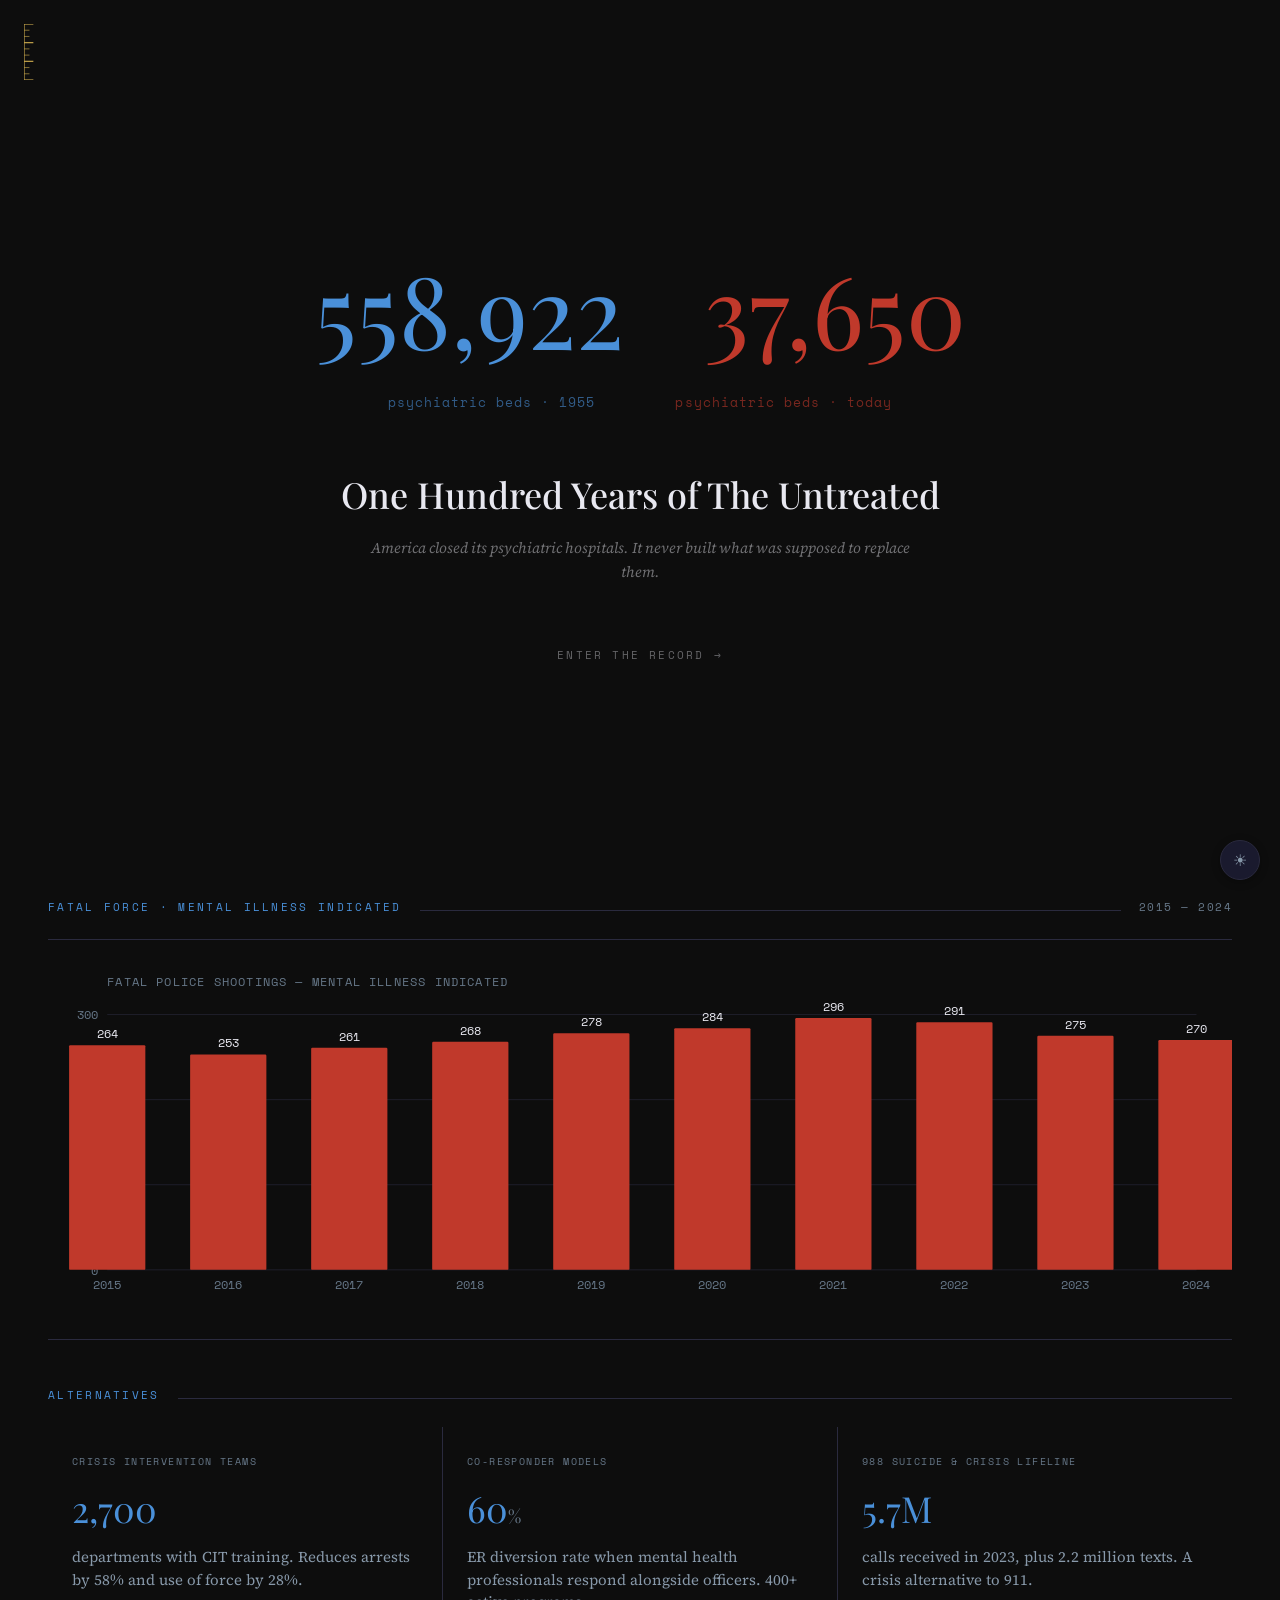
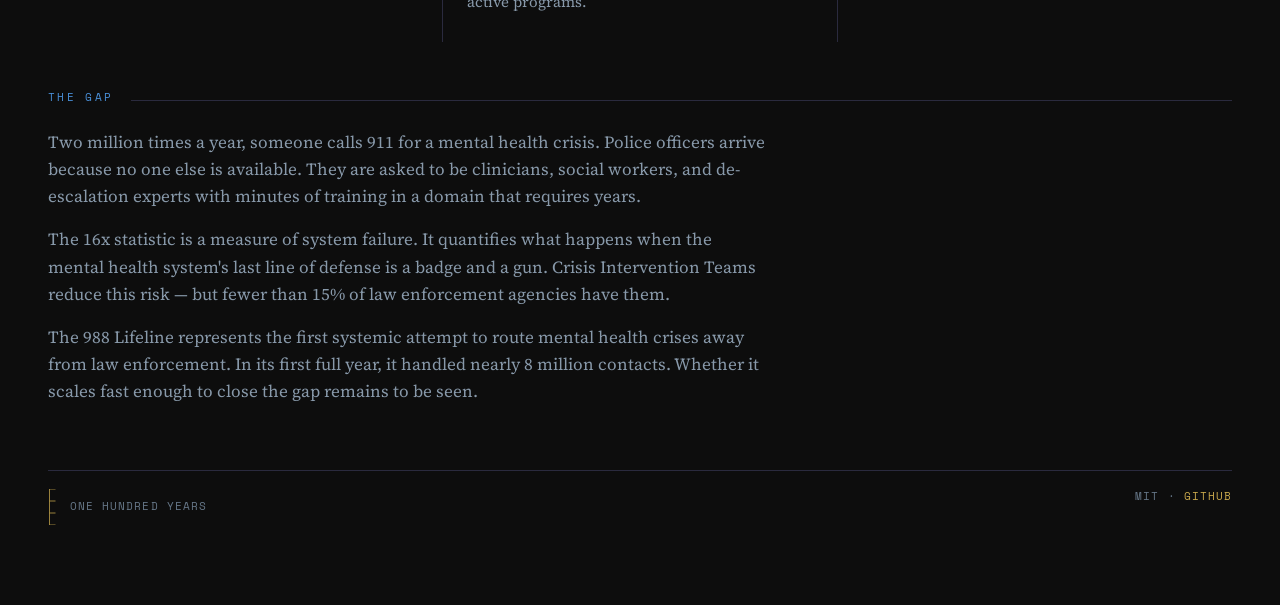
<file: site/encounter.html>
<!doctype html>
<html lang="en" data-theme="dark">
<head>
<meta charset="utf-8" />
<meta name="viewport" content="width=device-width, initial-scale=1" />
<title>The Encounter · The Untreated</title>
<link rel="stylesheet" href="styles.css" />
</head>
<body>

<div class="splash" id="splash" onclick="if(window._splashReady)dismissSplash()">
  <a href="https://onehundredyears.report" style="position:absolute;top:24px;left:24px;text-decoration:none;border:none;" onclick="event.stopPropagation()">
    <svg width="14" height="56" viewBox="0 0 18 72"><line x1="0" y1="0" x2="0" y2="72" stroke="#C9A84C" stroke-width="1.5"/><line x1="0" y1="0" x2="12" y2="0" stroke="#C9A84C" stroke-width="1.5"/><line x1="0" y1="8" x2="7" y2="8" stroke="#C9A84C" stroke-width="0.8"/><line x1="0" y1="16" x2="7" y2="16" stroke="#C9A84C" stroke-width="0.8"/><line x1="0" y1="24" x2="12" y2="24" stroke="#C9A84C" stroke-width="1.5"/><line x1="0" y1="32" x2="7" y2="32" stroke="#C9A84C" stroke-width="0.8"/><line x1="0" y1="40" x2="7" y2="40" stroke="#C9A84C" stroke-width="0.8"/><line x1="0" y1="48" x2="12" y2="48" stroke="#C9A84C" stroke-width="1.5"/><line x1="0" y1="56" x2="7" y2="56" stroke="#C9A84C" stroke-width="0.8"/><line x1="0" y1="64" x2="7" y2="64" stroke="#C9A84C" stroke-width="0.8"/><line x1="0" y1="72" x2="12" y2="72" stroke="#C9A84C" stroke-width="1.5"/></svg>
  </a>
  <div class="splash-number" style="display:flex;gap:80px;align-items:baseline;">
    <span style="font-family:'Playfair Display',serif;font-size:min(100px,15vw);font-weight:300;color:#4A90D9;">558,922</span>
    <span style="font-family:'Playfair Display',serif;font-size:min(100px,15vw);font-weight:300;color:#C0392B;">37,650</span>
  </div>
  <div class="splash-label" style="display:flex;gap:80px;font-family:'Space Mono',monospace;font-size:13px;letter-spacing:0.08em;margin-top:12px;">
    <span style="color:rgba(74,144,217,0.6);">psychiatric beds &middot; 1955</span>
    <span style="color:rgba(192,57,43,0.6);">psychiatric beds &middot; today</span>
  </div>
  <div class="splash-title" style="font-family:'Playfair Display',serif;font-size:min(36px,5vw);font-weight:500;color:#E8E8F0;margin-top:56px;text-align:center;">One Hundred Years of The Untreated</div>
  <div class="splash-thesis" style="font-family:'Source Serif 4',serif;font-size:15px;color:rgba(232,232,240,0.45);text-align:center;max-width:560px;line-height:1.6;margin-top:16px;font-style:italic;">America closed its psychiatric hospitals. It never built what was supposed to replace them.</div>
  <div class="splash-enter" style="font-family:'Space Mono',monospace;font-size:11px;letter-spacing:0.2em;text-transform:uppercase;color:rgba(232,232,240,0.4);margin-top:64px;">ENTER THE RECORD &rarr;</div>
</div>
<script>window._splashReady=false;if(sessionStorage.getItem('corpus_the-untreated_seen')){document.getElementById('splash').style.display='none';}else{setTimeout(function(){window._splashReady=true;},3500);document.addEventListener('keydown',dismissSplash);}function dismissSplash(){sessionStorage.setItem('corpus_the-untreated_seen','1');var s=document.getElementById('splash');s.classList.add('out');setTimeout(function(){s.style.display='none';},500);}</script>

<main class="shell">
<header class="masthead">
  <div style="display:flex;align-items:flex-start;gap:16px;">
    <a href="https://onehundredyears.report" style="text-decoration:none;flex-shrink:0;margin-top:4px;border:none;">
      <svg width="14" height="56" viewBox="0 0 18 72"><line x1="0" y1="0" x2="0" y2="72" stroke="#C9A84C" stroke-width="1.5"/><line x1="0" y1="0" x2="12" y2="0" stroke="#C9A84C" stroke-width="1.5"/><line x1="0" y1="8" x2="7" y2="8" stroke="#C9A84C" stroke-width="0.8"/><line x1="0" y1="16" x2="7" y2="16" stroke="#C9A84C" stroke-width="0.8"/><line x1="0" y1="24" x2="12" y2="24" stroke="#C9A84C" stroke-width="1.5"/><line x1="0" y1="32" x2="7" y2="32" stroke="#C9A84C" stroke-width="0.8"/><line x1="0" y1="40" x2="7" y2="40" stroke="#C9A84C" stroke-width="0.8"/><line x1="0" y1="48" x2="12" y2="48" stroke="#C9A84C" stroke-width="1.5"/><line x1="0" y1="56" x2="7" y2="56" stroke="#C9A84C" stroke-width="0.8"/><line x1="0" y1="64" x2="7" y2="64" stroke="#C9A84C" stroke-width="0.8"/><line x1="0" y1="72" x2="12" y2="72" stroke="#C9A84C" stroke-width="1.5"/></svg>
    </a>
    <div>
      <div class="series">One Hundred Years of</div>
      <h1>The <em>Untreated</em></h1>
      <div class="sub">When the mental health system fails, the criminal justice system responds. The results are predictable.</div>
    </div>
  </div>
  <div class="meta">
    <div><span class="k">Report</span> &nbsp; <span class="v">06 / 10</span></div>
    <div><span class="k">Window</span> &nbsp; <span class="v">2015 &mdash; 2024</span></div>
  </div>
</header>

<nav class="tabs">
  <a class="tab" href="index.html">The Beds</a>
  <a class="tab" href="transfer.html">Transfer</a>
  <a class="tab" href="geography.html">Geography</a>
  <a class="tab" href="cost.html">The Cost</a>
  <a class="tab active" href="encounter.html">Encounter</a>
  <a class="tab" href="counterfactual.html">Counterfactual</a>
  <a class="tab" href="pipeline.html">Pipeline</a>
  <a class="tab" href="method.html">Method</a>
</nav>

<section class="statrow four">
  <div class="stat">
    <div class="label">Risk multiplier</div>
    <div class="value red">16<span class="unit">&times;</span></div>
    <div class="foot">more likely killed by police</div>
  </div>
  <div class="stat">
    <div class="label">Fatal shootings &middot; SMI</div>
    <div class="value red">25<span class="unit">%</span></div>
    <div class="foot">of all fatal police shootings</div>
  </div>
  <div class="stat">
    <div class="label">Crisis 911 calls</div>
    <div class="value">2M<span class="unit">/yr</span></div>
    <div class="foot">10% of all police calls</div>
  </div>
  <div class="stat">
    <div class="label">CIT arrest reduction</div>
    <div class="value blue">58<span class="unit">%</span></div>
    <div class="foot">crisis intervention teams</div>
  </div>
</section>

<section class="section">
  <div class="section-head">
    <span class="label">Figure 05</span>
    <span class="rule"></span>
    <span class="aside">The 16&times; statistic</span>
  </div>
  <h2 class="section-title">The <em class="red">encounter</em></h2>
  <div class="section-lede">
    People with untreated serious mental illness are 16 times more likely to be killed during a law enforcement encounter than the general population.
  </div>

  <!-- Visual: 16x risk display -->
  <div style="margin-top:32px;padding:40px;border:1px solid var(--rule);text-align:center;">
    <div style="font-family:var(--display);font-size:min(120px,20vw);font-weight:300;color:var(--red);line-height:1;">16<span style="font-size:0.5em;color:var(--muted);">&times;</span></div>
    <div style="font-family:var(--mono);font-size:12px;letter-spacing:0.14em;color:var(--muted);margin-top:12px;text-transform:uppercase;">More likely to be killed during a police encounter</div>
    <div style="font-family:var(--mono);font-size:10px;color:var(--muted-2);margin-top:8px;">Source: Treatment Advocacy Center (2015)</div>
  </div>
</section>

<section class="section">
  <div class="section-head">
    <span class="label">Fatal force &middot; mental illness indicated</span>
    <span class="rule"></span>
    <span class="aside">2015 &mdash; 2024</span>
  </div>

  <div class="chart-wrap">
    <svg id="encounter-chart" viewBox="0 0 1000 300" preserveAspectRatio="xMidYMid meet"></svg>
  </div>
</section>

<section class="section">
  <div class="section-head">
    <span class="label">Alternatives</span>
    <span class="rule"></span>
  </div>
  <div class="card-grid">
    <div class="card">
      <div class="card-label">Crisis Intervention Teams</div>
      <div class="card-stat" style="color:var(--blue);">2,700</div>
      <div class="card-body">departments with CIT training. Reduces arrests by 58% and use of force by 28%.</div>
    </div>
    <div class="card">
      <div class="card-label">Co-Responder Models</div>
      <div class="card-stat" style="color:var(--blue);">60<span style="font-size:0.5em;color:var(--muted);">%</span></div>
      <div class="card-body">ER diversion rate when mental health professionals respond alongside officers. 400+ active programs.</div>
    </div>
    <div class="card">
      <div class="card-label">988 Suicide & Crisis Lifeline</div>
      <div class="card-stat" style="color:var(--blue);">5.7M</div>
      <div class="card-body">calls received in 2023, plus 2.2 million texts. A crisis alternative to 911.</div>
    </div>
  </div>
</section>

<section class="section">
  <div class="section-head">
    <span class="label">The gap</span>
    <span class="rule"></span>
  </div>
  <div class="prose">
    <p>Two million times a year, someone calls 911 for a mental health crisis. Police officers arrive because no one else is available. They are asked to be clinicians, social workers, and de-escalation experts with minutes of training in a domain that requires years.</p>
    <p>The 16x statistic is a measure of system failure. It quantifies what happens when the mental health system's last line of defense is a badge and a gun. Crisis Intervention Teams reduce this risk &mdash; but fewer than 15% of law enforcement agencies have them.</p>
    <p>The 988 Lifeline represents the first systemic attempt to route mental health crises away from law enforcement. In its first full year, it handled nearly 8 million contacts. Whether it scales fast enough to close the gap remains to be seen.</p>
  </div>
</section>

<footer class="bb-foot">
  <div style="display:flex;align-items:center;gap:10px;">
    <a href="https://onehundredyears.report" style="display:flex;align-items:center;border:none;"><svg width="12" height="36" viewBox="0 0 18 72"><line x1="0" y1="0" x2="0" y2="72" stroke="#C9A84C" stroke-width="1.5"/><line x1="0" y1="0" x2="12" y2="0" stroke="#C9A84C" stroke-width="1.5"/><line x1="0" y1="24" x2="12" y2="24" stroke="#C9A84C" stroke-width="1.5"/><line x1="0" y1="48" x2="12" y2="48" stroke="#C9A84C" stroke-width="1.5"/><line x1="0" y1="72" x2="12" y2="72" stroke="#C9A84C" stroke-width="1.5"/></svg></a>
    <span>One Hundred Years</span>
  </div>
  <div>MIT &middot; <a href="https://github.com/doctorbrownphd/hundred-years-untreated" style="border:none;color:var(--gold);">GitHub</a></div>
</footer>
</main>

<button id="theme-toggle" onclick="toggleTheme()" style="position:fixed;bottom:20px;right:20px;z-index:9999;background:var(--ink-2);color:var(--vellum-dim);border:1px solid var(--rule);font-family:var(--mono);font-size:16px;width:40px;height:40px;border-radius:50%;cursor:pointer;display:flex;align-items:center;justify-content:center;box-shadow:0 2px 8px rgba(0,0,0,0.3);">&#9728;</button>
<script>
function toggleTheme(){var h=document.documentElement,c=h.getAttribute('data-theme')||'dark',n=c==='dark'?'light':'dark';h.setAttribute('data-theme',n);localStorage.setItem('untreated-theme',n);document.getElementById('theme-toggle').innerHTML=n==='dark'?'&#9728;':'&#9790;';}
(function(){var s=localStorage.getItem('untreated-theme')||'dark';document.documentElement.setAttribute('data-theme',s);if(s==='light')document.getElementById('theme-toggle').innerHTML='&#9790;';})();
</script>

<script>
fetch('meta.json').then(r=>r.json()).then(function(meta){
  var timeline = meta.data.encounter.timeline;
  var svg = document.getElementById('encounter-chart');
  var W = 1000, H = 300, pad = {t:30,r:30,b:40,l:50};
  var cw = W-pad.l-pad.r, ch = H-pad.t-pad.b;
  var yMax = 320;
  function sx(i){ return pad.l + i/(timeline.length-1)*cw; }
  function sy(v){ return pad.t + (1-v/yMax)*ch; }

  var html = '';
  // Grid
  for(var y=0;y<=300;y+=100){
    html += '<line x1="'+pad.l+'" y1="'+sy(y)+'" x2="'+(W-pad.r)+'" y2="'+sy(y)+'" stroke="#2A2A3E" stroke-width="0.5"/>';
    html += '<text x="'+(pad.l-8)+'" y="'+(sy(y)+4)+'" fill="#667788" font-family="Space Mono,monospace" font-size="10" text-anchor="end">'+y+'</text>';
  }
  // Bars
  var barW = cw/timeline.length*0.7;
  timeline.forEach(function(d,i){
    var x = sx(i) - barW/2;
    html += '<rect x="'+x+'" y="'+sy(d.fatal_smi)+'" width="'+barW+'" height="'+(sy(0)-sy(d.fatal_smi))+'" fill="#C0392B" rx="1"/>';
    html += '<text x="'+sx(i)+'" y="'+(H-pad.b+16)+'" fill="#667788" font-family="Space Mono,monospace" font-size="10" text-anchor="middle">'+d.year+'</text>';
    html += '<text x="'+sx(i)+'" y="'+(sy(d.fatal_smi)-6)+'" fill="#E8E8F0" font-family="Space Mono,monospace" font-size="10" text-anchor="middle">'+d.fatal_smi+'</text>';
  });
  html += '<text x="'+pad.l+'" y="'+(pad.t-10)+'" fill="#667788" font-family="Space Mono,monospace" font-size="10" letter-spacing="0.1em">FATAL POLICE SHOOTINGS — MENTAL ILLNESS INDICATED</text>';
  svg.innerHTML = html;
});
</script>

</body>
</html>
</file>
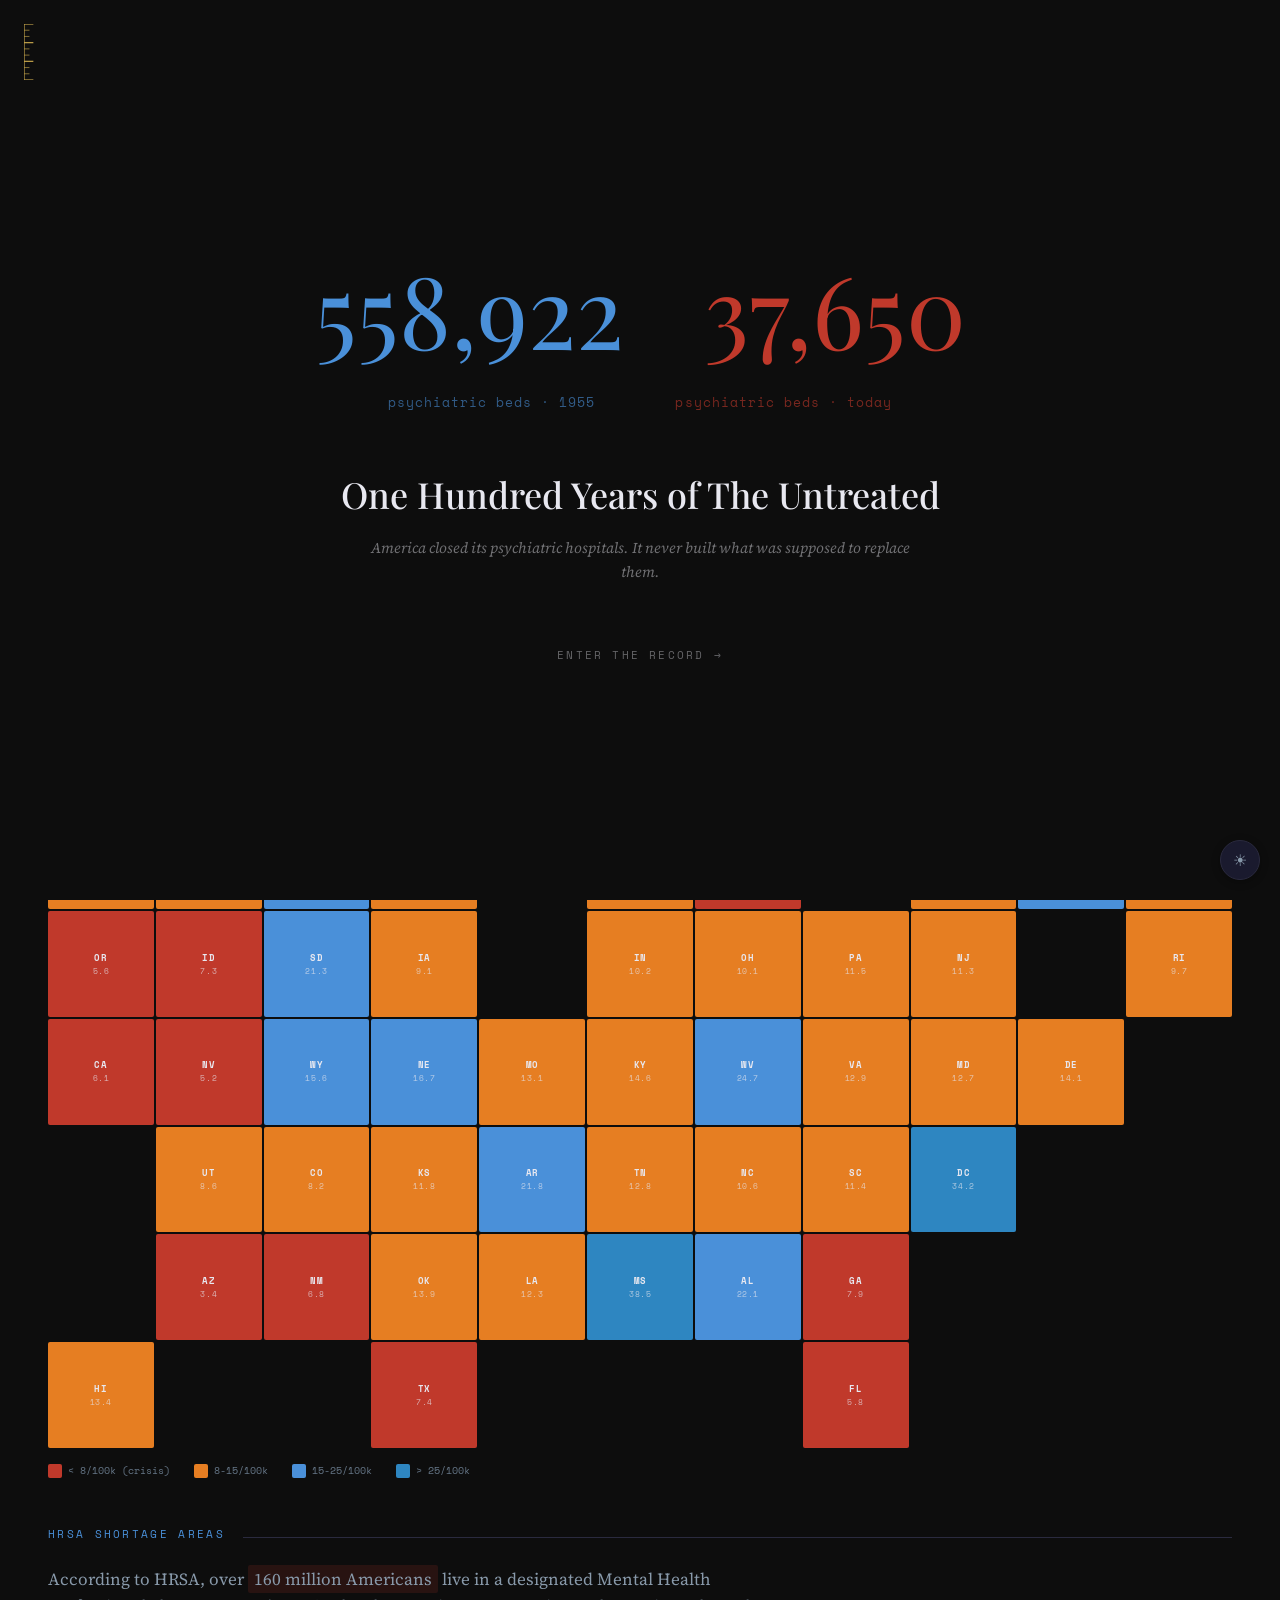
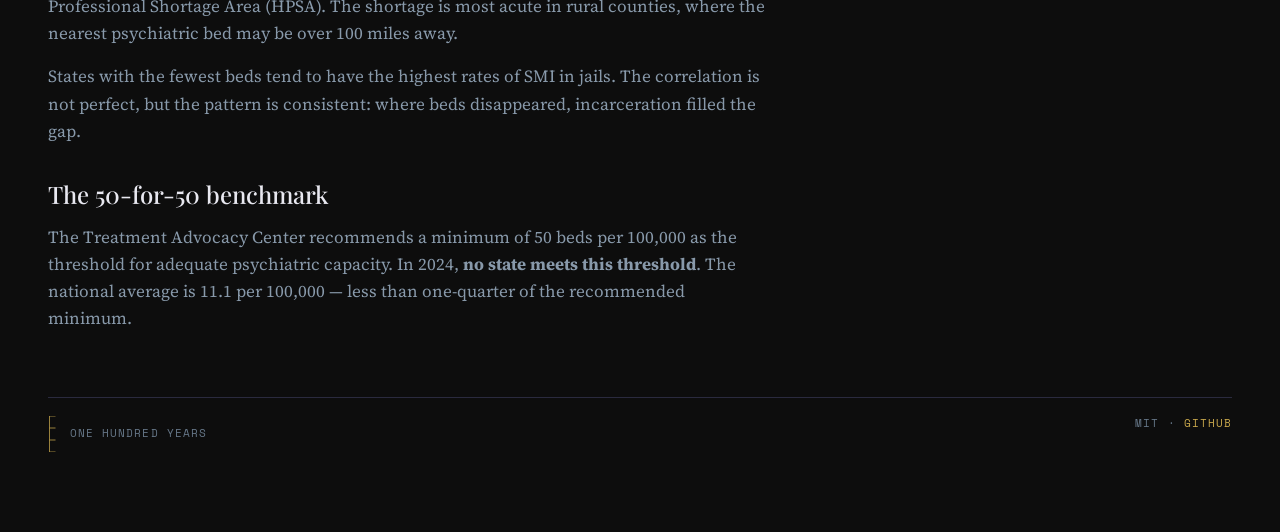
<file: site/geography.html>
<!doctype html>
<html lang="en" data-theme="dark">
<head>
<meta charset="utf-8" />
<meta name="viewport" content="width=device-width, initial-scale=1" />
<title>The Geography · The Untreated</title>
<link rel="stylesheet" href="styles.css" />
</head>
<body>

<div class="splash" id="splash" onclick="if(window._splashReady)dismissSplash()">
  <a href="https://onehundredyears.report" style="position:absolute;top:24px;left:24px;text-decoration:none;border:none;" onclick="event.stopPropagation()">
    <svg width="14" height="56" viewBox="0 0 18 72"><line x1="0" y1="0" x2="0" y2="72" stroke="#C9A84C" stroke-width="1.5"/><line x1="0" y1="0" x2="12" y2="0" stroke="#C9A84C" stroke-width="1.5"/><line x1="0" y1="8" x2="7" y2="8" stroke="#C9A84C" stroke-width="0.8"/><line x1="0" y1="16" x2="7" y2="16" stroke="#C9A84C" stroke-width="0.8"/><line x1="0" y1="24" x2="12" y2="24" stroke="#C9A84C" stroke-width="1.5"/><line x1="0" y1="32" x2="7" y2="32" stroke="#C9A84C" stroke-width="0.8"/><line x1="0" y1="40" x2="7" y2="40" stroke="#C9A84C" stroke-width="0.8"/><line x1="0" y1="48" x2="12" y2="48" stroke="#C9A84C" stroke-width="1.5"/><line x1="0" y1="56" x2="7" y2="56" stroke="#C9A84C" stroke-width="0.8"/><line x1="0" y1="64" x2="7" y2="64" stroke="#C9A84C" stroke-width="0.8"/><line x1="0" y1="72" x2="12" y2="72" stroke="#C9A84C" stroke-width="1.5"/></svg>
  </a>
  <div class="splash-number" style="display:flex;gap:80px;align-items:baseline;">
    <span style="font-family:'Playfair Display',serif;font-size:min(100px,15vw);font-weight:300;color:#4A90D9;">558,922</span>
    <span style="font-family:'Playfair Display',serif;font-size:min(100px,15vw);font-weight:300;color:#C0392B;">37,650</span>
  </div>
  <div class="splash-label" style="display:flex;gap:80px;font-family:'Space Mono',monospace;font-size:13px;letter-spacing:0.08em;margin-top:12px;">
    <span style="color:rgba(74,144,217,0.6);">psychiatric beds &middot; 1955</span>
    <span style="color:rgba(192,57,43,0.6);">psychiatric beds &middot; today</span>
  </div>
  <div class="splash-title" style="font-family:'Playfair Display',serif;font-size:min(36px,5vw);font-weight:500;color:#E8E8F0;margin-top:56px;text-align:center;">One Hundred Years of The Untreated</div>
  <div class="splash-thesis" style="font-family:'Source Serif 4',serif;font-size:15px;color:rgba(232,232,240,0.45);text-align:center;max-width:560px;line-height:1.6;margin-top:16px;font-style:italic;">America closed its psychiatric hospitals. It never built what was supposed to replace them.</div>
  <div class="splash-enter" style="font-family:'Space Mono',monospace;font-size:11px;letter-spacing:0.2em;text-transform:uppercase;color:rgba(232,232,240,0.4);margin-top:64px;">ENTER THE RECORD &rarr;</div>
</div>
<script>window._splashReady=false;if(sessionStorage.getItem('corpus_the-untreated_seen')){document.getElementById('splash').style.display='none';}else{setTimeout(function(){window._splashReady=true;},3500);document.addEventListener('keydown',dismissSplash);}function dismissSplash(){sessionStorage.setItem('corpus_the-untreated_seen','1');var s=document.getElementById('splash');s.classList.add('out');setTimeout(function(){s.style.display='none';},500);}</script>

<main class="shell">
<header class="masthead">
  <div style="display:flex;align-items:flex-start;gap:16px;">
    <a href="https://onehundredyears.report" style="text-decoration:none;flex-shrink:0;margin-top:4px;border:none;">
      <svg width="14" height="56" viewBox="0 0 18 72"><line x1="0" y1="0" x2="0" y2="72" stroke="#C9A84C" stroke-width="1.5"/><line x1="0" y1="0" x2="12" y2="0" stroke="#C9A84C" stroke-width="1.5"/><line x1="0" y1="8" x2="7" y2="8" stroke="#C9A84C" stroke-width="0.8"/><line x1="0" y1="16" x2="7" y2="16" stroke="#C9A84C" stroke-width="0.8"/><line x1="0" y1="24" x2="12" y2="24" stroke="#C9A84C" stroke-width="1.5"/><line x1="0" y1="32" x2="7" y2="32" stroke="#C9A84C" stroke-width="0.8"/><line x1="0" y1="40" x2="7" y2="40" stroke="#C9A84C" stroke-width="0.8"/><line x1="0" y1="48" x2="12" y2="48" stroke="#C9A84C" stroke-width="1.5"/><line x1="0" y1="56" x2="7" y2="56" stroke="#C9A84C" stroke-width="0.8"/><line x1="0" y1="64" x2="7" y2="64" stroke="#C9A84C" stroke-width="0.8"/><line x1="0" y1="72" x2="12" y2="72" stroke="#C9A84C" stroke-width="1.5"/></svg>
    </a>
    <div>
      <div class="series">One Hundred Years of</div>
      <h1>The <em>Untreated</em></h1>
      <div class="sub">State-level variation in psychiatric beds per 100,000 population.</div>
    </div>
  </div>
  <div class="meta">
    <div><span class="k">Report</span> &nbsp; <span class="v">06 / 10</span></div>
    <div><span class="k">States</span> &nbsp; <span class="v">50 + DC</span></div>
  </div>
</header>

<nav class="tabs">
  <a class="tab" href="index.html">The Beds</a>
  <a class="tab" href="transfer.html">Transfer</a>
  <a class="tab active" href="geography.html">Geography</a>
  <a class="tab" href="cost.html">The Cost</a>
  <a class="tab" href="encounter.html">Encounter</a>
  <a class="tab" href="counterfactual.html">Counterfactual</a>
  <a class="tab" href="pipeline.html">Pipeline</a>
  <a class="tab" href="method.html">Method</a>
</nav>

<section class="statrow four">
  <div class="stat">
    <div class="label">National rate</div>
    <div class="value blue">11.1<span class="unit">per 100k</span></div>
    <div class="foot">2024 average</div>
  </div>
  <div class="stat">
    <div class="label">Highest state</div>
    <div class="value blue">38.5<span class="unit">per 100k</span></div>
    <div class="foot">Mississippi</div>
  </div>
  <div class="stat">
    <div class="label">Lowest state</div>
    <div class="value red">3.4<span class="unit">per 100k</span></div>
    <div class="foot">Arizona</div>
  </div>
  <div class="stat">
    <div class="label">Shortage areas</div>
    <div class="value red">160M</div>
    <div class="foot">people in MH HPSAs</div>
  </div>
</section>

<section class="section">
  <div class="section-head">
    <span class="label">Figure 03</span>
    <span class="rule"></span>
    <span class="aside">Beds per 100,000 by state</span>
  </div>
  <h2 class="section-title">The <em>Geography</em> of absence</h2>
  <div class="section-lede">
    Psychiatric bed availability varies by an order of magnitude across states. The map below shows beds per 100,000 population. Blue indicates higher availability; red indicates crisis-level shortage.
  </div>

  <div class="tile-map" id="state-map"></div>

  <div style="display:flex;gap:24px;margin-top:16px;font-family:var(--mono);font-size:10px;color:var(--muted);">
    <span style="display:flex;align-items:center;gap:6px;"><span style="width:14px;height:14px;background:#C0392B;border-radius:2px;"></span> &lt; 8/100k (crisis)</span>
    <span style="display:flex;align-items:center;gap:6px;"><span style="width:14px;height:14px;background:#E67E22;border-radius:2px;"></span> 8-15/100k</span>
    <span style="display:flex;align-items:center;gap:6px;"><span style="width:14px;height:14px;background:#4A90D9;border-radius:2px;"></span> 15-25/100k</span>
    <span style="display:flex;align-items:center;gap:6px;"><span style="width:14px;height:14px;background:#2E86C1;border-radius:2px;"></span> &gt; 25/100k</span>
  </div>
</section>

<section class="section">
  <div class="section-head">
    <span class="label">HRSA shortage areas</span>
    <span class="rule"></span>
  </div>
  <div class="prose">
    <p>According to HRSA, over <span class="highlight red">160 million Americans</span> live in a designated Mental Health Professional Shortage Area (HPSA). The shortage is most acute in rural counties, where the nearest psychiatric bed may be over 100 miles away.</p>
    <p>States with the fewest beds tend to have the highest rates of SMI in jails. The correlation is not perfect, but the pattern is consistent: where beds disappeared, incarceration filled the gap.</p>
    <h3>The 50-for-50 benchmark</h3>
    <p>The Treatment Advocacy Center recommends a minimum of 50 beds per 100,000 as the threshold for adequate psychiatric capacity. In 2024, <strong>no state meets this threshold</strong>. The national average is 11.1 per 100,000 &mdash; less than one-quarter of the recommended minimum.</p>
  </div>
</section>

<footer class="bb-foot">
  <div style="display:flex;align-items:center;gap:10px;">
    <a href="https://onehundredyears.report" style="display:flex;align-items:center;border:none;"><svg width="12" height="36" viewBox="0 0 18 72"><line x1="0" y1="0" x2="0" y2="72" stroke="#C9A84C" stroke-width="1.5"/><line x1="0" y1="0" x2="12" y2="0" stroke="#C9A84C" stroke-width="1.5"/><line x1="0" y1="24" x2="12" y2="24" stroke="#C9A84C" stroke-width="1.5"/><line x1="0" y1="48" x2="12" y2="48" stroke="#C9A84C" stroke-width="1.5"/><line x1="0" y1="72" x2="12" y2="72" stroke="#C9A84C" stroke-width="1.5"/></svg></a>
    <span>One Hundred Years</span>
  </div>
  <div>MIT &middot; <a href="https://github.com/doctorbrownphd/hundred-years-untreated" style="border:none;color:var(--gold);">GitHub</a></div>
</footer>
</main>

<button id="theme-toggle" onclick="toggleTheme()" style="position:fixed;bottom:20px;right:20px;z-index:9999;background:var(--ink-2);color:var(--vellum-dim);border:1px solid var(--rule);font-family:var(--mono);font-size:16px;width:40px;height:40px;border-radius:50%;cursor:pointer;display:flex;align-items:center;justify-content:center;box-shadow:0 2px 8px rgba(0,0,0,0.3);">&#9728;</button>
<script>
function toggleTheme(){var h=document.documentElement,c=h.getAttribute('data-theme')||'dark',n=c==='dark'?'light':'dark';h.setAttribute('data-theme',n);localStorage.setItem('untreated-theme',n);document.getElementById('theme-toggle').innerHTML=n==='dark'?'&#9728;':'&#9790;';}
(function(){var s=localStorage.getItem('untreated-theme')||'dark';document.documentElement.setAttribute('data-theme',s);if(s==='light')document.getElementById('theme-toggle').innerHTML='&#9790;';})();
</script>

<script>
// State tile map with beds per 100k data (TAC 2024 estimates)
var stateData = [
  {s:"AL",v:22.1},{s:"AK",v:11.2},{s:"AZ",v:3.4},{s:"AR",v:21.8},{s:"CA",v:6.1},
  {s:"CO",v:8.2},{s:"CT",v:12.5},{s:"DE",v:14.1},{s:"FL",v:5.8},{s:"GA",v:7.9},
  {s:"HI",v:13.4},{s:"ID",v:7.3},{s:"IL",v:8.9},{s:"IN",v:10.2},{s:"IA",v:9.1},
  {s:"KS",v:11.8},{s:"KY",v:14.6},{s:"LA",v:12.3},{s:"ME",v:9.8},{s:"MD",v:12.7},
  {s:"MA",v:15.2},{s:"MI",v:7.6},{s:"MN",v:8.4},{s:"MS",v:38.5},{s:"MO",v:13.1},
  {s:"MT",v:10.4},{s:"NE",v:16.7},{s:"NV",v:5.2},{s:"NH",v:10.9},{s:"NJ",v:11.3},
  {s:"NM",v:6.8},{s:"NY",v:13.8},{s:"NC",v:10.6},{s:"ND",v:19.4},{s:"OH",v:10.1},
  {s:"OK",v:13.9},{s:"OR",v:5.6},{s:"PA",v:11.5},{s:"RI",v:9.7},{s:"SC",v:11.4},
  {s:"SD",v:21.3},{s:"TN",v:12.8},{s:"TX",v:7.4},{s:"UT",v:8.6},{s:"VT",v:18.2},
  {s:"VA",v:12.9},{s:"WA",v:9.3},{s:"WV",v:24.7},{s:"WI",v:10.8},{s:"WY",v:15.6},
  {s:"DC",v:34.2}
];

// Tile map grid positions (approximate US layout)
var tilePos = {
  AK:[0,0],ME:[10,0],
  WI:[5,1],VT:[9,1],NH:[10,1],
  WA:[0,2],MT:[1,2],ND:[2,2],MN:[3,2],IL:[5,2],MI:[6,2],NY:[8,2],MA:[9,2],CT:[10,2],
  OR:[0,3],ID:[1,3],SD:[2,3],IA:[3,3],IN:[5,3],OH:[6,3],PA:[7,3],NJ:[8,3],RI:[10,3],
  CA:[0,4],NV:[1,4],WY:[2,4],NE:[3,4],MO:[4,4],KY:[5,4],WV:[6,4],VA:[7,4],MD:[8,4],DE:[9,4],
  UT:[1,5],CO:[2,5],KS:[3,5],AR:[4,5],TN:[5,5],NC:[6,5],SC:[7,5],DC:[8,5],
  AZ:[1,6],NM:[2,6],OK:[3,6],LA:[4,6],MS:[5,6],AL:[6,6],GA:[7,6],
  HI:[0,7],TX:[3,7],FL:[7,7]
};

function getColor(v){
  if(v < 8) return '#C0392B';
  if(v < 15) return '#E67E22';
  if(v < 25) return '#4A90D9';
  return '#2E86C1';
}

var map = document.getElementById('state-map');
// Create 11x8 grid
map.style.gridTemplateColumns = 'repeat(11, 1fr)';
map.style.gridTemplateRows = 'repeat(8, 1fr)';

// Create empty grid
var cells = {};
for(var row=0;row<8;row++){
  for(var col=0;col<11;col++){
    var cell = document.createElement('div');
    cell.style.aspectRatio = '1';
    map.appendChild(cell);
    cells[col+','+row] = cell;
  }
}

// Place states
stateData.forEach(function(d){
  var pos = tilePos[d.s];
  if(!pos) return;
  var cell = cells[pos[0]+','+pos[1]];
  cell.className = 'tile';
  cell.style.background = getColor(d.v);
  cell.innerHTML = '<span class="abbr">'+d.s+'</span><span class="val">'+d.v+'</span>';
  cell.title = d.s + ': ' + d.v + ' beds per 100k';
});
</script>

</body>
</html>
</file>
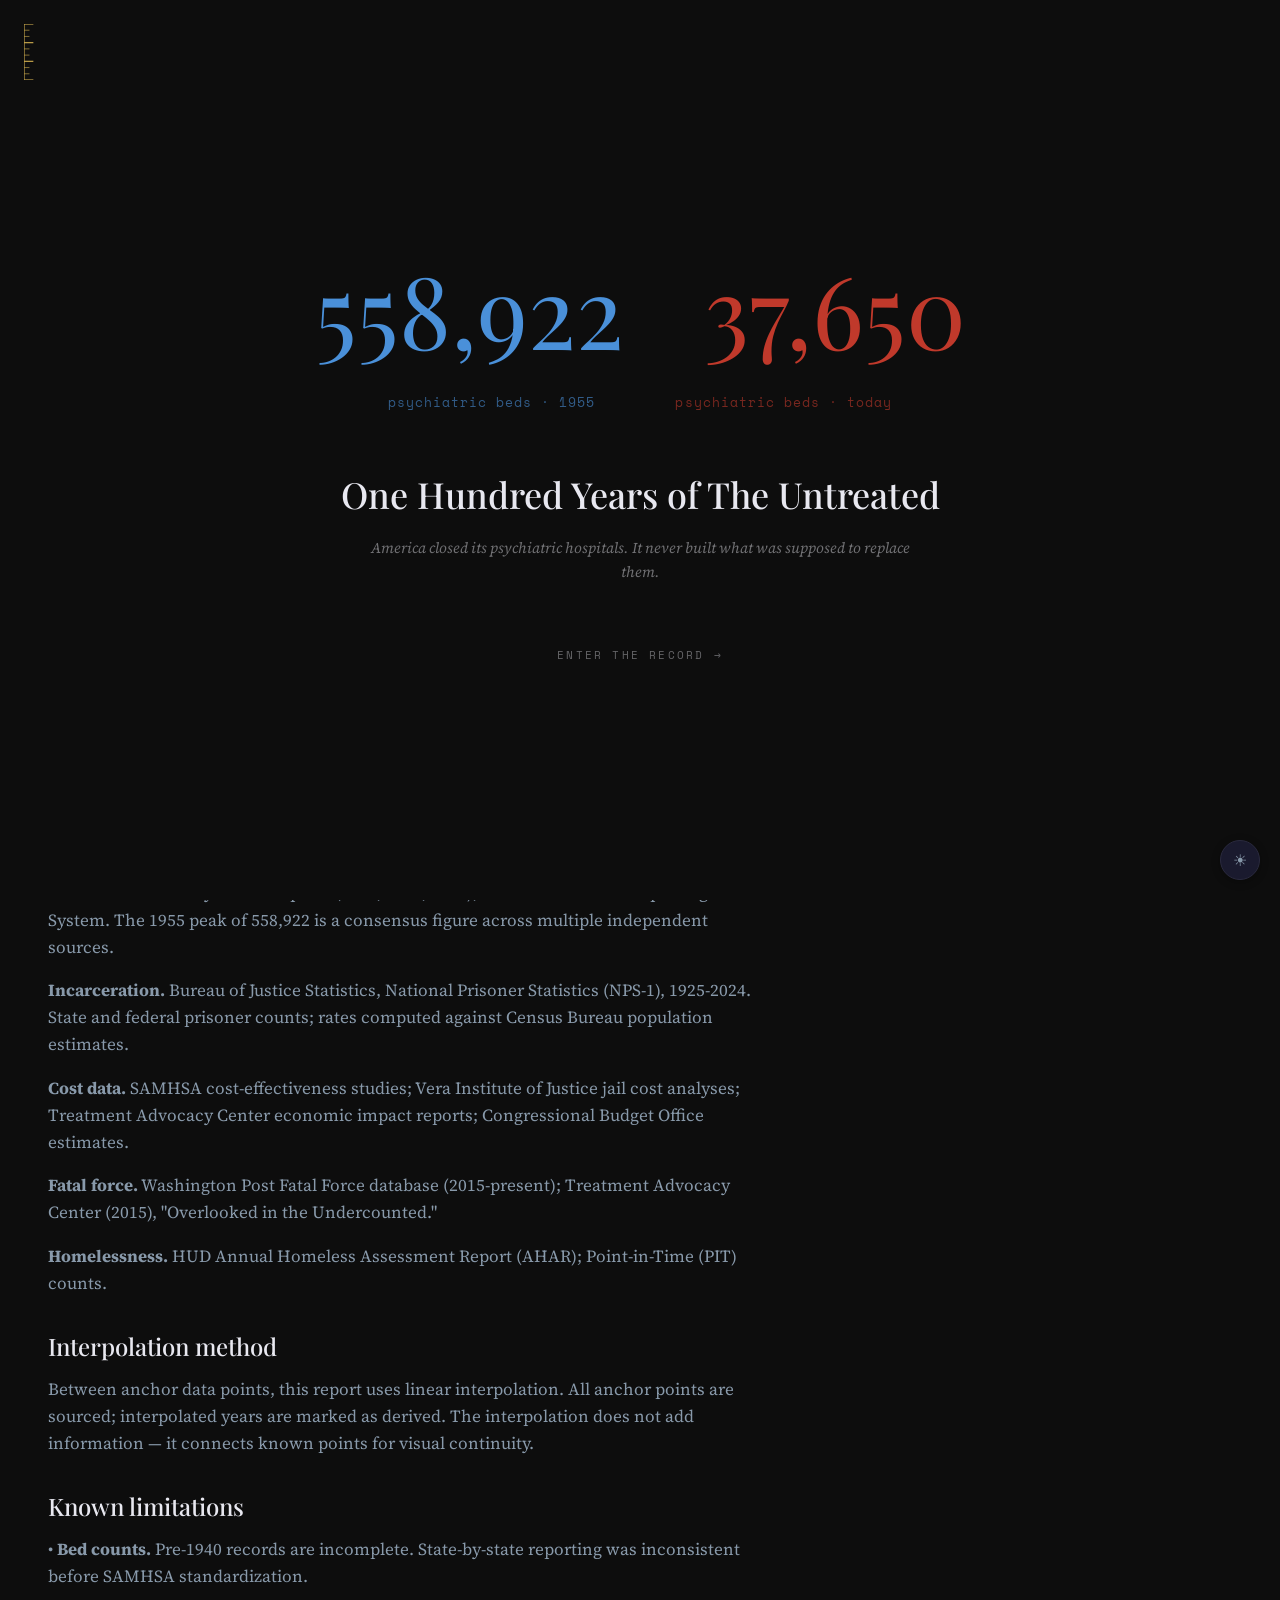
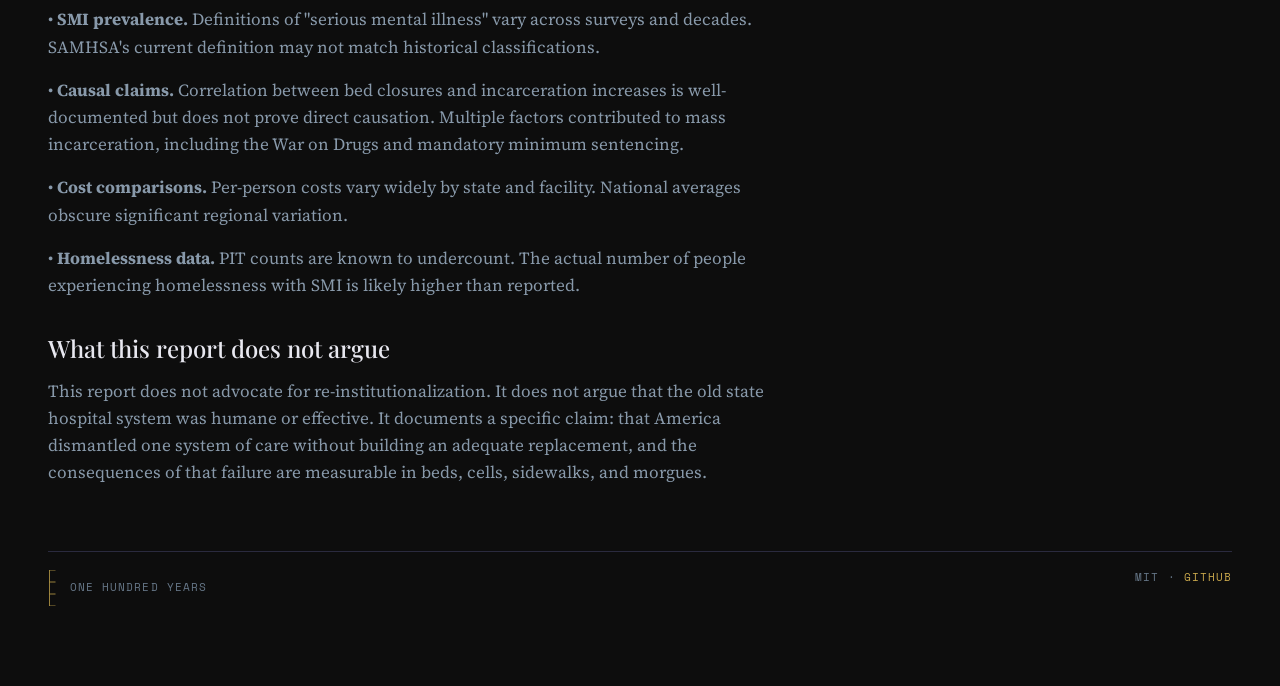
<file: site/method.html>
<!doctype html>
<html lang="en" data-theme="dark">
<head>
<meta charset="utf-8" />
<meta name="viewport" content="width=device-width, initial-scale=1" />
<title>Methodology · The Untreated</title>
<link rel="stylesheet" href="styles.css" />
</head>
<body>

<div class="splash" id="splash" onclick="if(window._splashReady)dismissSplash()">
  <a href="https://onehundredyears.report" style="position:absolute;top:24px;left:24px;text-decoration:none;border:none;" onclick="event.stopPropagation()">
    <svg width="14" height="56" viewBox="0 0 18 72"><line x1="0" y1="0" x2="0" y2="72" stroke="#C9A84C" stroke-width="1.5"/><line x1="0" y1="0" x2="12" y2="0" stroke="#C9A84C" stroke-width="1.5"/><line x1="0" y1="8" x2="7" y2="8" stroke="#C9A84C" stroke-width="0.8"/><line x1="0" y1="16" x2="7" y2="16" stroke="#C9A84C" stroke-width="0.8"/><line x1="0" y1="24" x2="12" y2="24" stroke="#C9A84C" stroke-width="1.5"/><line x1="0" y1="32" x2="7" y2="32" stroke="#C9A84C" stroke-width="0.8"/><line x1="0" y1="40" x2="7" y2="40" stroke="#C9A84C" stroke-width="0.8"/><line x1="0" y1="48" x2="12" y2="48" stroke="#C9A84C" stroke-width="1.5"/><line x1="0" y1="56" x2="7" y2="56" stroke="#C9A84C" stroke-width="0.8"/><line x1="0" y1="64" x2="7" y2="64" stroke="#C9A84C" stroke-width="0.8"/><line x1="0" y1="72" x2="12" y2="72" stroke="#C9A84C" stroke-width="1.5"/></svg>
  </a>
  <div class="splash-number" style="display:flex;gap:80px;align-items:baseline;">
    <span style="font-family:'Playfair Display',serif;font-size:min(100px,15vw);font-weight:300;color:#4A90D9;">558,922</span>
    <span style="font-family:'Playfair Display',serif;font-size:min(100px,15vw);font-weight:300;color:#C0392B;">37,650</span>
  </div>
  <div class="splash-label" style="display:flex;gap:80px;font-family:'Space Mono',monospace;font-size:13px;letter-spacing:0.08em;margin-top:12px;">
    <span style="color:rgba(74,144,217,0.6);">psychiatric beds &middot; 1955</span>
    <span style="color:rgba(192,57,43,0.6);">psychiatric beds &middot; today</span>
  </div>
  <div class="splash-title" style="font-family:'Playfair Display',serif;font-size:min(36px,5vw);font-weight:500;color:#E8E8F0;margin-top:56px;text-align:center;">One Hundred Years of The Untreated</div>
  <div class="splash-thesis" style="font-family:'Source Serif 4',serif;font-size:15px;color:rgba(232,232,240,0.45);text-align:center;max-width:560px;line-height:1.6;margin-top:16px;font-style:italic;">America closed its psychiatric hospitals. It never built what was supposed to replace them.</div>
  <div class="splash-enter" style="font-family:'Space Mono',monospace;font-size:11px;letter-spacing:0.2em;text-transform:uppercase;color:rgba(232,232,240,0.4);margin-top:64px;">ENTER THE RECORD &rarr;</div>
</div>
<script>window._splashReady=false;if(sessionStorage.getItem('corpus_the-untreated_seen')){document.getElementById('splash').style.display='none';}else{setTimeout(function(){window._splashReady=true;},3500);document.addEventListener('keydown',dismissSplash);}function dismissSplash(){sessionStorage.setItem('corpus_the-untreated_seen','1');var s=document.getElementById('splash');s.classList.add('out');setTimeout(function(){s.style.display='none';},500);}</script>

<main class="shell">
<header class="masthead">
  <div style="display:flex;align-items:flex-start;gap:16px;">
    <a href="https://onehundredyears.report" style="text-decoration:none;flex-shrink:0;margin-top:4px;border:none;">
      <svg width="14" height="56" viewBox="0 0 18 72"><line x1="0" y1="0" x2="0" y2="72" stroke="#C9A84C" stroke-width="1.5"/><line x1="0" y1="0" x2="12" y2="0" stroke="#C9A84C" stroke-width="1.5"/><line x1="0" y1="8" x2="7" y2="8" stroke="#C9A84C" stroke-width="0.8"/><line x1="0" y1="16" x2="7" y2="16" stroke="#C9A84C" stroke-width="0.8"/><line x1="0" y1="24" x2="12" y2="24" stroke="#C9A84C" stroke-width="1.5"/><line x1="0" y1="32" x2="7" y2="32" stroke="#C9A84C" stroke-width="0.8"/><line x1="0" y1="40" x2="7" y2="40" stroke="#C9A84C" stroke-width="0.8"/><line x1="0" y1="48" x2="12" y2="48" stroke="#C9A84C" stroke-width="1.5"/><line x1="0" y1="56" x2="7" y2="56" stroke="#C9A84C" stroke-width="0.8"/><line x1="0" y1="64" x2="7" y2="64" stroke="#C9A84C" stroke-width="0.8"/><line x1="0" y1="72" x2="12" y2="72" stroke="#C9A84C" stroke-width="1.5"/></svg>
    </a>
    <div>
      <div class="series">One Hundred Years of</div>
      <h1>The <em>Untreated</em></h1>
      <div class="sub">Data sources, confidence levels, and methodological limitations.</div>
    </div>
  </div>
  <div class="meta">
    <div><span class="k">Report</span> &nbsp; <span class="v">06 / 10</span></div>
    <div><span class="k">Confidence</span> &nbsp; <span class="v">3-tier system</span></div>
  </div>
</header>

<nav class="tabs">
  <a class="tab" href="index.html">The Beds</a>
  <a class="tab" href="transfer.html">Transfer</a>
  <a class="tab" href="geography.html">Geography</a>
  <a class="tab" href="cost.html">The Cost</a>
  <a class="tab" href="encounter.html">Encounter</a>
  <a class="tab" href="counterfactual.html">Counterfactual</a>
  <a class="tab" href="pipeline.html">Pipeline</a>
  <a class="tab active" href="method.html">Method</a>
</nav>

<section class="section">
  <div class="section-head">
    <span class="label">Confidence system</span>
    <span class="rule"></span>
  </div>
  <h2 class="section-title">Three tiers of <em>confidence</em></h2>
  <div class="section-lede">
    Every claim in this report is assigned a confidence level. The data speaks, but it speaks with varying degrees of certainty.
  </div>

  <div class="card-grid" style="margin-top:24px;">
    <div class="card">
      <div class="card-label" style="color:var(--green);">HIGH CONFIDENCE</div>
      <div class="card-title" style="color:var(--green);">Verified</div>
      <div class="card-body">Multiple independent sources confirm. Government statistics with consistent methodology. Directly measurable.</div>
      <div class="card-source" style="margin-top:16px;">
        &bull; 1955 peak: 558,922 beds (SAMHSA, APA, TAC all agree)<br>
        &bull; BJS incarceration rates (official census data)<br>
        &bull; SMI in jails/prisons (DOJ surveys + TAC analysis)
      </div>
    </div>
    <div class="card">
      <div class="card-label" style="color:var(--amber);">CANDIDATE</div>
      <div class="card-title" style="color:var(--amber);">Estimated</div>
      <div class="card-body">Derived from credible studies but with known methodological limitations. May involve extrapolation or modeling assumptions.</div>
      <div class="card-source" style="margin-top:16px;">
        &bull; Cost figures (vary by state; national averages)<br>
        &bull; 16x encounter risk (TAC 2015 study; methodology debated)<br>
        &bull; Homelessness counts (PIT methodology undercounts)
      </div>
    </div>
    <div class="card">
      <div class="card-label" style="color:var(--red);">SPECULATIVE</div>
      <div class="card-title" style="color:var(--red);">Inferred</div>
      <div class="card-body">Reasonable inference from available data but not directly measured. Included for completeness with explicit uncertainty flags.</div>
      <div class="card-source" style="margin-top:16px;">
        &bull; Youth pipeline flow numbers (multiple data sources combined)<br>
        &bull; Historical bed counts pre-1940 (limited records)
      </div>
    </div>
  </div>
</section>

<section class="section">
  <div class="section-head">
    <span class="label">Data sources</span>
    <span class="rule"></span>
  </div>
  <div class="prose">
    <h3>Primary sources</h3>
    <p><strong>Psychiatric beds.</strong> Historical data from Grob (1994), <em>The Mad Among Us</em>; Torrey et al. (2010); Treatment Advocacy Center reports (2012, 2016, 2020); SAMHSA Uniform Reporting System. The 1955 peak of 558,922 is a consensus figure across multiple independent sources.</p>
    <p><strong>Incarceration.</strong> Bureau of Justice Statistics, National Prisoner Statistics (NPS-1), 1925-2024. State and federal prisoner counts; rates computed against Census Bureau population estimates.</p>
    <p><strong>Cost data.</strong> SAMHSA cost-effectiveness studies; Vera Institute of Justice jail cost analyses; Treatment Advocacy Center economic impact reports; Congressional Budget Office estimates.</p>
    <p><strong>Fatal force.</strong> Washington Post Fatal Force database (2015-present); Treatment Advocacy Center (2015), "Overlooked in the Undercounted."</p>
    <p><strong>Homelessness.</strong> HUD Annual Homeless Assessment Report (AHAR); Point-in-Time (PIT) counts.</p>

    <h3>Interpolation method</h3>
    <p>Between anchor data points, this report uses linear interpolation. All anchor points are sourced; interpolated years are marked as derived. The interpolation does not add information &mdash; it connects known points for visual continuity.</p>

    <h3>Known limitations</h3>
    <p>&bull; <strong>Bed counts.</strong> Pre-1940 records are incomplete. State-by-state reporting was inconsistent before SAMHSA standardization.</p>
    <p>&bull; <strong>SMI prevalence.</strong> Definitions of "serious mental illness" vary across surveys and decades. SAMHSA's current definition may not match historical classifications.</p>
    <p>&bull; <strong>Causal claims.</strong> Correlation between bed closures and incarceration increases is well-documented but does not prove direct causation. Multiple factors contributed to mass incarceration, including the War on Drugs and mandatory minimum sentencing.</p>
    <p>&bull; <strong>Cost comparisons.</strong> Per-person costs vary widely by state and facility. National averages obscure significant regional variation.</p>
    <p>&bull; <strong>Homelessness data.</strong> PIT counts are known to undercount. The actual number of people experiencing homelessness with SMI is likely higher than reported.</p>

    <h3>What this report does not argue</h3>
    <p>This report does not advocate for re-institutionalization. It does not argue that the old state hospital system was humane or effective. It documents a specific claim: that America dismantled one system of care without building an adequate replacement, and the consequences of that failure are measurable in beds, cells, sidewalks, and morgues.</p>
  </div>
</section>

<footer class="bb-foot">
  <div style="display:flex;align-items:center;gap:10px;">
    <a href="https://onehundredyears.report" style="display:flex;align-items:center;border:none;"><svg width="12" height="36" viewBox="0 0 18 72"><line x1="0" y1="0" x2="0" y2="72" stroke="#C9A84C" stroke-width="1.5"/><line x1="0" y1="0" x2="12" y2="0" stroke="#C9A84C" stroke-width="1.5"/><line x1="0" y1="24" x2="12" y2="24" stroke="#C9A84C" stroke-width="1.5"/><line x1="0" y1="48" x2="12" y2="48" stroke="#C9A84C" stroke-width="1.5"/><line x1="0" y1="72" x2="12" y2="72" stroke="#C9A84C" stroke-width="1.5"/></svg></a>
    <span>One Hundred Years</span>
  </div>
  <div>MIT &middot; <a href="https://github.com/doctorbrownphd/hundred-years-untreated" style="border:none;color:var(--gold);">GitHub</a></div>
</footer>
</main>

<button id="theme-toggle" onclick="toggleTheme()" style="position:fixed;bottom:20px;right:20px;z-index:9999;background:var(--ink-2);color:var(--vellum-dim);border:1px solid var(--rule);font-family:var(--mono);font-size:16px;width:40px;height:40px;border-radius:50%;cursor:pointer;display:flex;align-items:center;justify-content:center;box-shadow:0 2px 8px rgba(0,0,0,0.3);">&#9728;</button>
<script>
function toggleTheme(){var h=document.documentElement,c=h.getAttribute('data-theme')||'dark',n=c==='dark'?'light':'dark';h.setAttribute('data-theme',n);localStorage.setItem('untreated-theme',n);document.getElementById('theme-toggle').innerHTML=n==='dark'?'&#9728;':'&#9790;';}
(function(){var s=localStorage.getItem('untreated-theme')||'dark';document.documentElement.setAttribute('data-theme',s);if(s==='light')document.getElementById('theme-toggle').innerHTML='&#9790;';})();
</script>

</body>
</html>
</file>
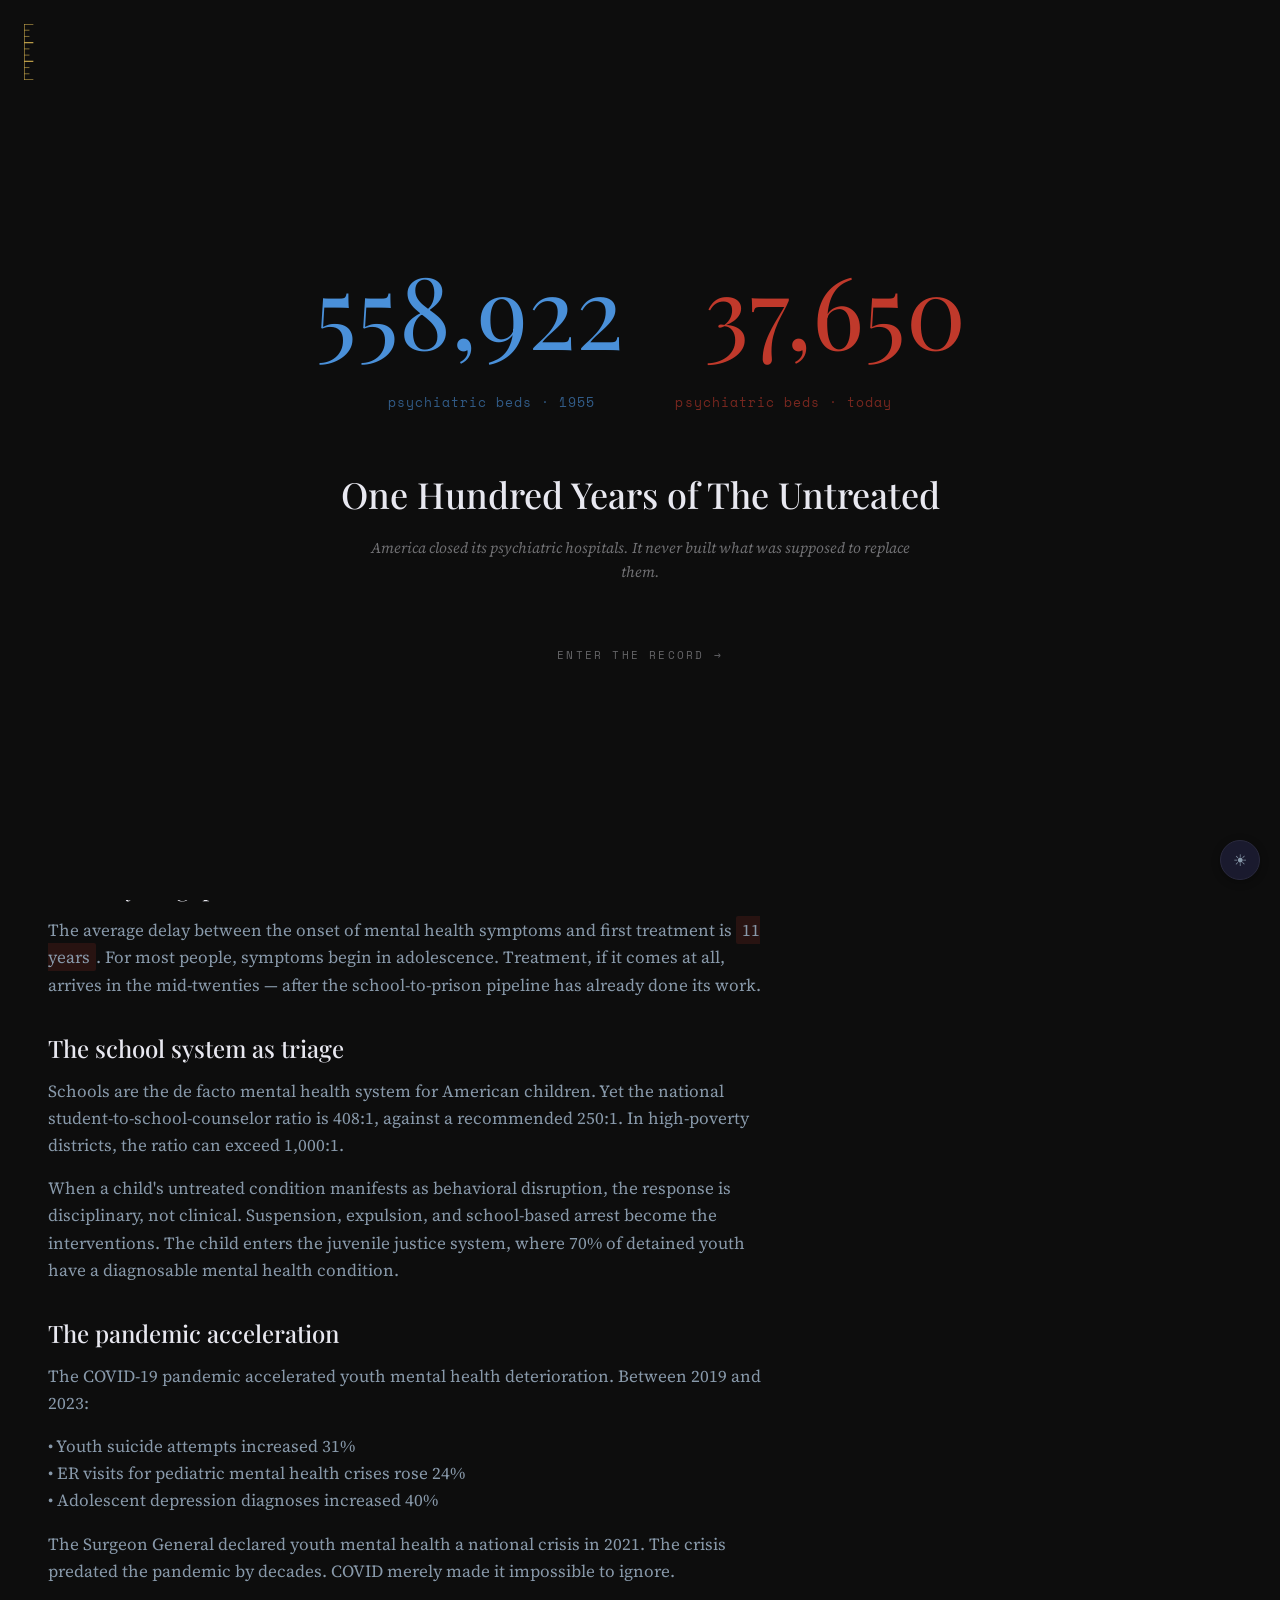
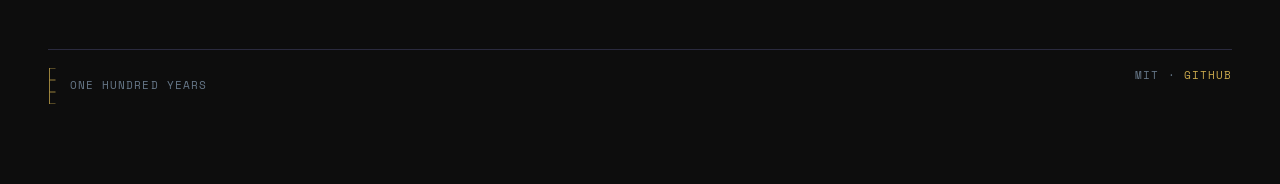
<file: site/pipeline.html>
<!doctype html>
<html lang="en" data-theme="dark">
<head>
<meta charset="utf-8" />
<meta name="viewport" content="width=device-width, initial-scale=1" />
<title>The Pipeline · The Untreated</title>
<link rel="stylesheet" href="styles.css" />
</head>
<body>

<div class="splash" id="splash" onclick="if(window._splashReady)dismissSplash()">
  <a href="https://onehundredyears.report" style="position:absolute;top:24px;left:24px;text-decoration:none;border:none;" onclick="event.stopPropagation()">
    <svg width="14" height="56" viewBox="0 0 18 72"><line x1="0" y1="0" x2="0" y2="72" stroke="#C9A84C" stroke-width="1.5"/><line x1="0" y1="0" x2="12" y2="0" stroke="#C9A84C" stroke-width="1.5"/><line x1="0" y1="8" x2="7" y2="8" stroke="#C9A84C" stroke-width="0.8"/><line x1="0" y1="16" x2="7" y2="16" stroke="#C9A84C" stroke-width="0.8"/><line x1="0" y1="24" x2="12" y2="24" stroke="#C9A84C" stroke-width="1.5"/><line x1="0" y1="32" x2="7" y2="32" stroke="#C9A84C" stroke-width="0.8"/><line x1="0" y1="40" x2="7" y2="40" stroke="#C9A84C" stroke-width="0.8"/><line x1="0" y1="48" x2="12" y2="48" stroke="#C9A84C" stroke-width="1.5"/><line x1="0" y1="56" x2="7" y2="56" stroke="#C9A84C" stroke-width="0.8"/><line x1="0" y1="64" x2="7" y2="64" stroke="#C9A84C" stroke-width="0.8"/><line x1="0" y1="72" x2="12" y2="72" stroke="#C9A84C" stroke-width="1.5"/></svg>
  </a>
  <div class="splash-number" style="display:flex;gap:80px;align-items:baseline;">
    <span style="font-family:'Playfair Display',serif;font-size:min(100px,15vw);font-weight:300;color:#4A90D9;">558,922</span>
    <span style="font-family:'Playfair Display',serif;font-size:min(100px,15vw);font-weight:300;color:#C0392B;">37,650</span>
  </div>
  <div class="splash-label" style="display:flex;gap:80px;font-family:'Space Mono',monospace;font-size:13px;letter-spacing:0.08em;margin-top:12px;">
    <span style="color:rgba(74,144,217,0.6);">psychiatric beds &middot; 1955</span>
    <span style="color:rgba(192,57,43,0.6);">psychiatric beds &middot; today</span>
  </div>
  <div class="splash-title" style="font-family:'Playfair Display',serif;font-size:min(36px,5vw);font-weight:500;color:#E8E8F0;margin-top:56px;text-align:center;">One Hundred Years of The Untreated</div>
  <div class="splash-thesis" style="font-family:'Source Serif 4',serif;font-size:15px;color:rgba(232,232,240,0.45);text-align:center;max-width:560px;line-height:1.6;margin-top:16px;font-style:italic;">America closed its psychiatric hospitals. It never built what was supposed to replace them.</div>
  <div class="splash-enter" style="font-family:'Space Mono',monospace;font-size:11px;letter-spacing:0.2em;text-transform:uppercase;color:rgba(232,232,240,0.4);margin-top:64px;">ENTER THE RECORD &rarr;</div>
</div>
<script>window._splashReady=false;if(sessionStorage.getItem('corpus_the-untreated_seen')){document.getElementById('splash').style.display='none';}else{setTimeout(function(){window._splashReady=true;},3500);document.addEventListener('keydown',dismissSplash);}function dismissSplash(){sessionStorage.setItem('corpus_the-untreated_seen','1');var s=document.getElementById('splash');s.classList.add('out');setTimeout(function(){s.style.display='none';},500);}</script>

<main class="shell">
<header class="masthead">
  <div style="display:flex;align-items:flex-start;gap:16px;">
    <a href="https://onehundredyears.report" style="text-decoration:none;flex-shrink:0;margin-top:4px;border:none;">
      <svg width="14" height="56" viewBox="0 0 18 72"><line x1="0" y1="0" x2="0" y2="72" stroke="#C9A84C" stroke-width="1.5"/><line x1="0" y1="0" x2="12" y2="0" stroke="#C9A84C" stroke-width="1.5"/><line x1="0" y1="8" x2="7" y2="8" stroke="#C9A84C" stroke-width="0.8"/><line x1="0" y1="16" x2="7" y2="16" stroke="#C9A84C" stroke-width="0.8"/><line x1="0" y1="24" x2="12" y2="24" stroke="#C9A84C" stroke-width="1.5"/><line x1="0" y1="32" x2="7" y2="32" stroke="#C9A84C" stroke-width="0.8"/><line x1="0" y1="40" x2="7" y2="40" stroke="#C9A84C" stroke-width="0.8"/><line x1="0" y1="48" x2="12" y2="48" stroke="#C9A84C" stroke-width="1.5"/><line x1="0" y1="56" x2="7" y2="56" stroke="#C9A84C" stroke-width="0.8"/><line x1="0" y1="64" x2="7" y2="64" stroke="#C9A84C" stroke-width="0.8"/><line x1="0" y1="72" x2="12" y2="72" stroke="#C9A84C" stroke-width="1.5"/></svg>
    </a>
    <div>
      <div class="series">One Hundred Years of</div>
      <h1>The <em>Untreated</em></h1>
      <div class="sub">The youth mental health crisis and the school-to-prison pipeline for untreated children.</div>
    </div>
  </div>
  <div class="meta">
    <div><span class="k">Report</span> &nbsp; <span class="v">06 / 10</span></div>
    <div><span class="k">Focus</span> &nbsp; <span class="v">Youth &middot; ages 6&ndash;17</span></div>
  </div>
</header>

<nav class="tabs">
  <a class="tab" href="index.html">The Beds</a>
  <a class="tab" href="transfer.html">Transfer</a>
  <a class="tab" href="geography.html">Geography</a>
  <a class="tab" href="cost.html">The Cost</a>
  <a class="tab" href="encounter.html">Encounter</a>
  <a class="tab" href="counterfactual.html">Counterfactual</a>
  <a class="tab active" href="pipeline.html">Pipeline</a>
  <a class="tab" href="method.html">Method</a>
</nav>

<section class="statrow four">
  <div class="stat">
    <div class="label">Youth with MH condition</div>
    <div class="value">1 in 6</div>
    <div class="foot">ages 6&ndash;17 &middot; CDC</div>
  </div>
  <div class="stat">
    <div class="label">Youth receiving treatment</div>
    <div class="value red">50<span class="unit">%</span></div>
    <div class="foot">half receive no care</div>
  </div>
  <div class="stat">
    <div class="label">Juvenile detention &middot; MH</div>
    <div class="value red">70<span class="unit">%</span></div>
    <div class="foot">have a diagnosable condition</div>
  </div>
  <div class="stat">
    <div class="label">School counselor ratio</div>
    <div class="value amber">408:1</div>
    <div class="foot">recommended: 250:1</div>
  </div>
</section>

<section class="section">
  <div class="section-head">
    <span class="label">The pipeline</span>
    <span class="rule"></span>
    <span class="aside">Youth mental health &rarr; juvenile justice</span>
  </div>
  <h2 class="section-title">From <em>classroom</em> to <em class="red">courtroom</em></h2>
  <div class="section-lede">
    When children with mental health conditions go untreated, the school system becomes the first point of failure. Discipline replaces diagnosis. Suspension replaces treatment. The juvenile justice system becomes the mental health system of last resort.
  </div>

  <!-- Pipeline flow -->
  <div style="margin-top:32px;">
    <div style="display:grid;grid-template-columns:repeat(5,1fr);gap:2px;text-align:center;">
      <div style="background:var(--ink-2);padding:24px 16px;border-radius:3px 3px 0 0;">
        <div style="font-family:var(--display);font-size:28px;color:var(--blue);">7.7M</div>
        <div style="font-family:var(--mono);font-size:9px;letter-spacing:0.1em;color:var(--muted);margin-top:8px;text-transform:uppercase;">Youth with MH condition</div>
      </div>
      <div style="background:var(--ink-2);padding:24px 16px;">
        <div style="font-family:var(--display);font-size:28px;color:var(--amber);">3.8M</div>
        <div style="font-family:var(--mono);font-size:9px;letter-spacing:0.1em;color:var(--muted);margin-top:8px;text-transform:uppercase;">Untreated</div>
      </div>
      <div style="background:var(--ink-2);padding:24px 16px;">
        <div style="font-family:var(--display);font-size:28px;color:var(--amber);">2.5M</div>
        <div style="font-family:var(--mono);font-size:9px;letter-spacing:0.1em;color:var(--muted);margin-top:8px;text-transform:uppercase;">School discipline events</div>
      </div>
      <div style="background:var(--ink-2);padding:24px 16px;">
        <div style="font-family:var(--display);font-size:28px;color:var(--red);">728K</div>
        <div style="font-family:var(--mono);font-size:9px;letter-spacing:0.1em;color:var(--muted);margin-top:8px;text-transform:uppercase;">Juvenile arrests</div>
      </div>
      <div style="background:var(--ink-2);padding:24px 16px;border-radius:0 0 3px 3px;">
        <div style="font-family:var(--display);font-size:28px;color:var(--red);">36K</div>
        <div style="font-family:var(--mono);font-size:9px;letter-spacing:0.1em;color:var(--muted);margin-top:8px;text-transform:uppercase;">Juvenile detention</div>
      </div>
    </div>
    <div style="display:grid;grid-template-columns:repeat(4,1fr);gap:0;margin-top:0;">
      <div style="text-align:center;padding:8px;font-family:var(--mono);font-size:18px;color:var(--muted);">&rarr;</div>
      <div style="text-align:center;padding:8px;font-family:var(--mono);font-size:18px;color:var(--muted);">&rarr;</div>
      <div style="text-align:center;padding:8px;font-family:var(--mono);font-size:18px;color:var(--muted);">&rarr;</div>
      <div style="text-align:center;padding:8px;font-family:var(--mono);font-size:18px;color:var(--muted);">&rarr;</div>
    </div>
  </div>
</section>

<section class="section">
  <div class="section-head">
    <span class="label">The youth crisis</span>
    <span class="rule"></span>
  </div>
  <div class="prose">
    <h3>The 11-year gap</h3>
    <p>The average delay between the onset of mental health symptoms and first treatment is <span class="highlight red">11 years</span>. For most people, symptoms begin in adolescence. Treatment, if it comes at all, arrives in the mid-twenties &mdash; after the school-to-prison pipeline has already done its work.</p>

    <h3>The school system as triage</h3>
    <p>Schools are the de facto mental health system for American children. Yet the national student-to-school-counselor ratio is 408:1, against a recommended 250:1. In high-poverty districts, the ratio can exceed 1,000:1.</p>
    <p>When a child's untreated condition manifests as behavioral disruption, the response is disciplinary, not clinical. Suspension, expulsion, and school-based arrest become the interventions. The child enters the juvenile justice system, where 70% of detained youth have a diagnosable mental health condition.</p>

    <h3>The pandemic acceleration</h3>
    <p>The COVID-19 pandemic accelerated youth mental health deterioration. Between 2019 and 2023:</p>
    <p>&bull; Youth suicide attempts increased 31%<br>
       &bull; ER visits for pediatric mental health crises rose 24%<br>
       &bull; Adolescent depression diagnoses increased 40%</p>
    <p>The Surgeon General declared youth mental health a national crisis in 2021. The crisis predated the pandemic by decades. COVID merely made it impossible to ignore.</p>
  </div>
</section>

<footer class="bb-foot">
  <div style="display:flex;align-items:center;gap:10px;">
    <a href="https://onehundredyears.report" style="display:flex;align-items:center;border:none;"><svg width="12" height="36" viewBox="0 0 18 72"><line x1="0" y1="0" x2="0" y2="72" stroke="#C9A84C" stroke-width="1.5"/><line x1="0" y1="0" x2="12" y2="0" stroke="#C9A84C" stroke-width="1.5"/><line x1="0" y1="24" x2="12" y2="24" stroke="#C9A84C" stroke-width="1.5"/><line x1="0" y1="48" x2="12" y2="48" stroke="#C9A84C" stroke-width="1.5"/><line x1="0" y1="72" x2="12" y2="72" stroke="#C9A84C" stroke-width="1.5"/></svg></a>
    <span>One Hundred Years</span>
  </div>
  <div>MIT &middot; <a href="https://github.com/doctorbrownphd/hundred-years-untreated" style="border:none;color:var(--gold);">GitHub</a></div>
</footer>
</main>

<button id="theme-toggle" onclick="toggleTheme()" style="position:fixed;bottom:20px;right:20px;z-index:9999;background:var(--ink-2);color:var(--vellum-dim);border:1px solid var(--rule);font-family:var(--mono);font-size:16px;width:40px;height:40px;border-radius:50%;cursor:pointer;display:flex;align-items:center;justify-content:center;box-shadow:0 2px 8px rgba(0,0,0,0.3);">&#9728;</button>
<script>
function toggleTheme(){var h=document.documentElement,c=h.getAttribute('data-theme')||'dark',n=c==='dark'?'light':'dark';h.setAttribute('data-theme',n);localStorage.setItem('untreated-theme',n);document.getElementById('theme-toggle').innerHTML=n==='dark'?'&#9728;':'&#9790;';}
(function(){var s=localStorage.getItem('untreated-theme')||'dark';document.documentElement.setAttribute('data-theme',s);if(s==='light')document.getElementById('theme-toggle').innerHTML='&#9790;';})();
</script>

</body>
</html>
</file>
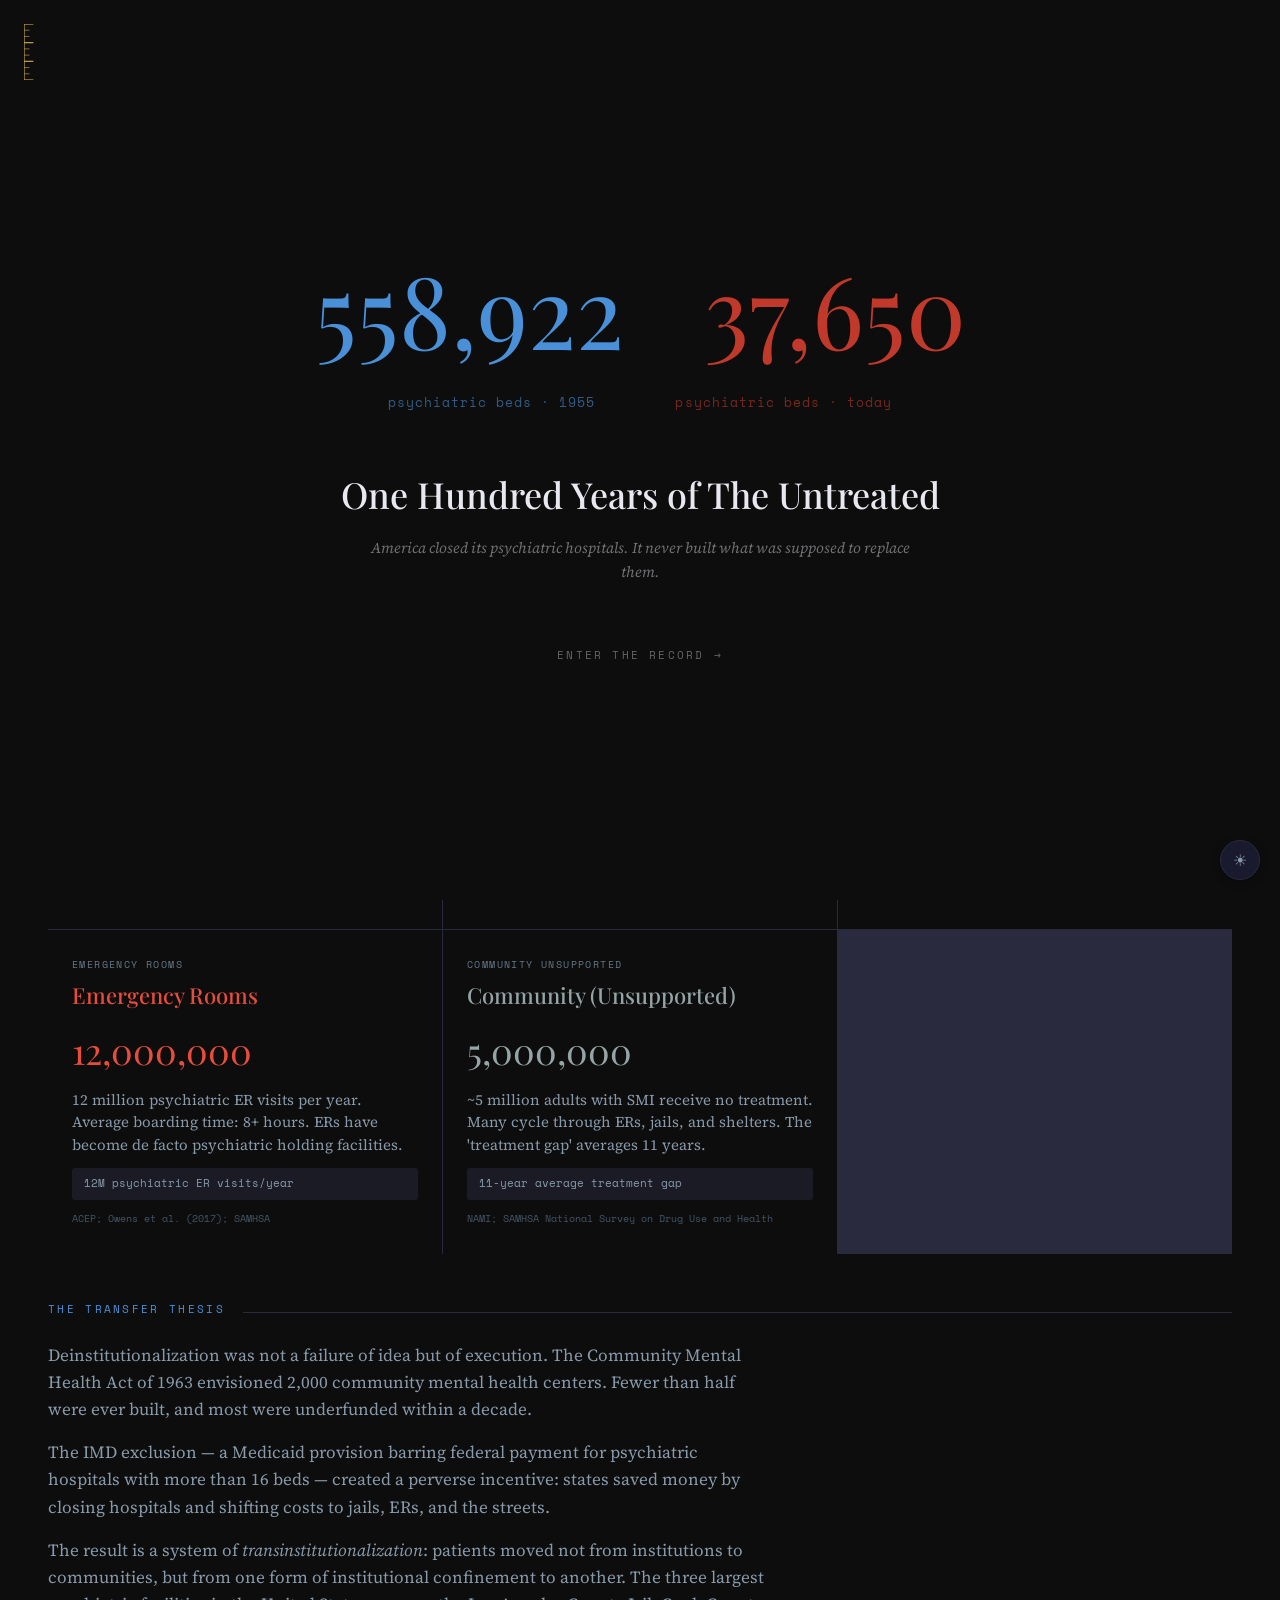
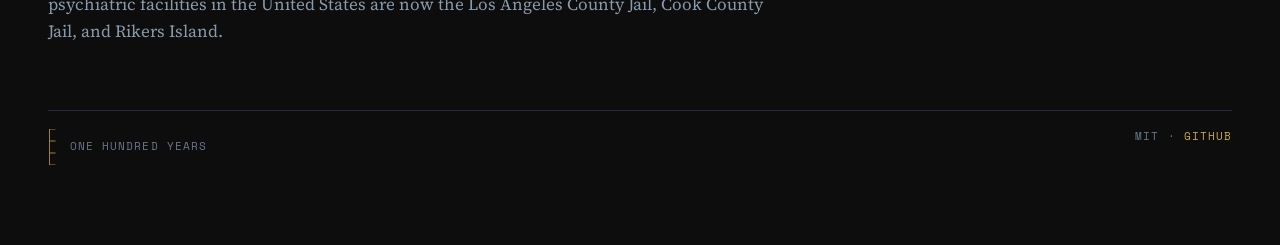
<file: site/transfer.html>
<!doctype html>
<html lang="en" data-theme="dark">
<head>
<meta charset="utf-8" />
<meta name="viewport" content="width=device-width, initial-scale=1" />
<title>The Transfer · The Untreated</title>
<link rel="stylesheet" href="styles.css" />
</head>
<body>

<div class="splash" id="splash" onclick="if(window._splashReady)dismissSplash()">
  <a href="https://onehundredyears.report" style="position:absolute;top:24px;left:24px;text-decoration:none;border:none;" onclick="event.stopPropagation()">
    <svg width="14" height="56" viewBox="0 0 18 72"><line x1="0" y1="0" x2="0" y2="72" stroke="#C9A84C" stroke-width="1.5"/><line x1="0" y1="0" x2="12" y2="0" stroke="#C9A84C" stroke-width="1.5"/><line x1="0" y1="8" x2="7" y2="8" stroke="#C9A84C" stroke-width="0.8"/><line x1="0" y1="16" x2="7" y2="16" stroke="#C9A84C" stroke-width="0.8"/><line x1="0" y1="24" x2="12" y2="24" stroke="#C9A84C" stroke-width="1.5"/><line x1="0" y1="32" x2="7" y2="32" stroke="#C9A84C" stroke-width="0.8"/><line x1="0" y1="40" x2="7" y2="40" stroke="#C9A84C" stroke-width="0.8"/><line x1="0" y1="48" x2="12" y2="48" stroke="#C9A84C" stroke-width="1.5"/><line x1="0" y1="56" x2="7" y2="56" stroke="#C9A84C" stroke-width="0.8"/><line x1="0" y1="64" x2="7" y2="64" stroke="#C9A84C" stroke-width="0.8"/><line x1="0" y1="72" x2="12" y2="72" stroke="#C9A84C" stroke-width="1.5"/></svg>
  </a>
  <div class="splash-number" style="display:flex;gap:80px;align-items:baseline;">
    <span style="font-family:'Playfair Display',serif;font-size:min(100px,15vw);font-weight:300;color:#4A90D9;">558,922</span>
    <span style="font-family:'Playfair Display',serif;font-size:min(100px,15vw);font-weight:300;color:#C0392B;">37,650</span>
  </div>
  <div class="splash-label" style="display:flex;gap:80px;font-family:'Space Mono',monospace;font-size:13px;letter-spacing:0.08em;margin-top:12px;">
    <span style="color:rgba(74,144,217,0.6);">psychiatric beds &middot; 1955</span>
    <span style="color:rgba(192,57,43,0.6);">psychiatric beds &middot; today</span>
  </div>
  <div class="splash-title" style="font-family:'Playfair Display',serif;font-size:min(36px,5vw);font-weight:500;color:#E8E8F0;margin-top:56px;text-align:center;">One Hundred Years of The Untreated</div>
  <div class="splash-thesis" style="font-family:'Source Serif 4',serif;font-size:15px;color:rgba(232,232,240,0.45);text-align:center;max-width:560px;line-height:1.6;margin-top:16px;font-style:italic;">America closed its psychiatric hospitals. It never built what was supposed to replace them.</div>
  <div class="splash-enter" style="font-family:'Space Mono',monospace;font-size:11px;letter-spacing:0.2em;text-transform:uppercase;color:rgba(232,232,240,0.4);margin-top:64px;">ENTER THE RECORD &rarr;</div>
</div>
<script>
window._splashReady=false;if(sessionStorage.getItem('corpus_the-untreated_seen')){document.getElementById('splash').style.display='none';}else{setTimeout(function(){window._splashReady=true;},3500);document.addEventListener('keydown',dismissSplash);}
function dismissSplash(){sessionStorage.setItem('corpus_the-untreated_seen','1');var s=document.getElementById('splash');s.classList.add('out');setTimeout(function(){s.style.display='none';},500);}
</script>

<main class="shell">
<header class="masthead">
  <div style="display:flex;align-items:flex-start;gap:16px;">
    <a href="https://onehundredyears.report" style="text-decoration:none;flex-shrink:0;margin-top:4px;border:none;">
      <svg width="14" height="56" viewBox="0 0 18 72"><line x1="0" y1="0" x2="0" y2="72" stroke="#C9A84C" stroke-width="1.5"/><line x1="0" y1="0" x2="12" y2="0" stroke="#C9A84C" stroke-width="1.5"/><line x1="0" y1="8" x2="7" y2="8" stroke="#C9A84C" stroke-width="0.8"/><line x1="0" y1="16" x2="7" y2="16" stroke="#C9A84C" stroke-width="0.8"/><line x1="0" y1="24" x2="12" y2="24" stroke="#C9A84C" stroke-width="1.5"/><line x1="0" y1="32" x2="7" y2="32" stroke="#C9A84C" stroke-width="0.8"/><line x1="0" y1="40" x2="7" y2="40" stroke="#C9A84C" stroke-width="0.8"/><line x1="0" y1="48" x2="12" y2="48" stroke="#C9A84C" stroke-width="1.5"/><line x1="0" y1="56" x2="7" y2="56" stroke="#C9A84C" stroke-width="0.8"/><line x1="0" y1="64" x2="7" y2="64" stroke="#C9A84C" stroke-width="0.8"/><line x1="0" y1="72" x2="12" y2="72" stroke="#C9A84C" stroke-width="1.5"/></svg>
    </a>
    <div>
      <div class="series">One Hundred Years of</div>
      <h1>The <em>Untreated</em></h1>
      <div class="sub">Where did the deinstitutionalized go? Five receiving systems absorbed 521,272 missing beds.</div>
    </div>
  </div>
  <div class="meta">
    <div><span class="k">Report</span> &nbsp; <span class="v">06 / 10</span></div>
    <div><span class="k">Window</span> &nbsp; <span class="v">1900 &mdash; 2024</span></div>
  </div>
</header>

<nav class="tabs">
  <a class="tab" href="index.html">The Beds</a>
  <a class="tab active" href="transfer.html">Transfer</a>
  <a class="tab" href="geography.html">Geography</a>
  <a class="tab" href="cost.html">The Cost</a>
  <a class="tab" href="encounter.html">Encounter</a>
  <a class="tab" href="counterfactual.html">Counterfactual</a>
  <a class="tab" href="pipeline.html">Pipeline</a>
  <a class="tab" href="method.html">Method</a>
</nav>

<section class="statrow four">
  <div class="stat">
    <div class="label">Beds lost</div>
    <div class="value red">521,272</div>
    <div class="foot">558,922 &minus; 37,650</div>
  </div>
  <div class="stat">
    <div class="label">SMI in jails/prisons</div>
    <div class="value red">383,000</div>
    <div class="foot">10&times; more than in hospitals</div>
  </div>
  <div class="stat">
    <div class="label">Homeless with SMI</div>
    <div class="value amber">172,000</div>
    <div class="foot">1 in 3 homeless adults</div>
  </div>
  <div class="stat">
    <div class="label">SMI untreated</div>
    <div class="value">5,000,000</div>
    <div class="foot">40% of all SMI adults</div>
  </div>
</section>

<section class="section">
  <div class="section-head">
    <span class="label">Receiving systems</span>
    <span class="rule"></span>
    <span class="aside">5 destinations</span>
  </div>
  <h2 class="section-title">Where the <em class="red">untreated</em> went</h2>
  <div class="section-lede">
    The 521,272 beds that disappeared represent people who, under 1955 ratios, would have been hospitalized. They went to five systems &mdash; none designed as psychiatric care.
  </div>

  <div class="card-grid" id="systems-grid"></div>
</section>

<section class="section">
  <div class="section-head">
    <span class="label">The transfer thesis</span>
    <span class="rule"></span>
  </div>
  <div class="prose">
    <p>Deinstitutionalization was not a failure of idea but of execution. The Community Mental Health Act of 1963 envisioned 2,000 community mental health centers. Fewer than half were ever built, and most were underfunded within a decade.</p>
    <p>The IMD exclusion &mdash; a Medicaid provision barring federal payment for psychiatric hospitals with more than 16 beds &mdash; created a perverse incentive: states saved money by closing hospitals and shifting costs to jails, ERs, and the streets.</p>
    <p>The result is a system of <em>transinstitutionalization</em>: patients moved not from institutions to communities, but from one form of institutional confinement to another. The three largest psychiatric facilities in the United States are now the Los Angeles County Jail, Cook County Jail, and Rikers Island.</p>
  </div>
</section>

<footer class="bb-foot">
  <div style="display:flex;align-items:center;gap:10px;">
    <a href="https://onehundredyears.report" style="display:flex;align-items:center;border:none;">
      <svg width="12" height="36" viewBox="0 0 18 72"><line x1="0" y1="0" x2="0" y2="72" stroke="#C9A84C" stroke-width="1.5"/><line x1="0" y1="0" x2="12" y2="0" stroke="#C9A84C" stroke-width="1.5"/><line x1="0" y1="24" x2="12" y2="24" stroke="#C9A84C" stroke-width="1.5"/><line x1="0" y1="48" x2="12" y2="48" stroke="#C9A84C" stroke-width="1.5"/><line x1="0" y1="72" x2="12" y2="72" stroke="#C9A84C" stroke-width="1.5"/></svg>
    </a>
    <span>One Hundred Years</span>
  </div>
  <div>MIT &middot; <a href="https://github.com/doctorbrownphd/hundred-years-untreated" style="border:none;color:var(--gold);">GitHub</a></div>
</footer>
</main>

<button id="theme-toggle" onclick="toggleTheme()" style="position:fixed;bottom:20px;right:20px;z-index:9999;background:var(--ink-2);color:var(--vellum-dim);border:1px solid var(--rule);font-family:var(--mono);font-size:16px;width:40px;height:40px;border-radius:50%;cursor:pointer;display:flex;align-items:center;justify-content:center;box-shadow:0 2px 8px rgba(0,0,0,0.3);">&#9728;</button>
<script>
function toggleTheme(){var h=document.documentElement,c=h.getAttribute('data-theme')||'dark',n=c==='dark'?'light':'dark';h.setAttribute('data-theme',n);localStorage.setItem('untreated-theme',n);document.getElementById('theme-toggle').innerHTML=n==='dark'?'&#9728;':'&#9790;';}
(function(){var s=localStorage.getItem('untreated-theme')||'dark';document.documentElement.setAttribute('data-theme',s);if(s==='light')document.getElementById('theme-toggle').innerHTML='&#9790;';})();
</script>

<script>
fetch('meta.json').then(r=>r.json()).then(function(meta){
  var systems = meta.data.transfer.systems;
  var grid = document.getElementById('systems-grid');
  var colors = {'jails_prisons':'#C0392B','homelessness':'#E67E22','nursing_homes':'#8E44AD','emergency_rooms':'#E74C3C','community_unsupported':'#95A5A6'};
  systems.forEach(function(s){
    var card = document.createElement('div');
    card.className = 'card';
    card.innerHTML =
      '<div class="card-label">'+s.id.replace(/_/g,' ')+'</div>' +
      '<div class="card-title" style="color:'+s.color+'">'+s.name+'</div>' +
      '<div class="card-stat" style="color:'+s.color+'">'+(s.estimated_smi ? s.estimated_smi.toLocaleString() : s.estimated_annual_visits.toLocaleString())+'</div>' +
      '<div class="card-body">'+s.description+'</div>' +
      '<div style="margin-top:12px;padding:8px 12px;background:rgba(42,42,62,0.5);border-radius:3px;font-family:var(--mono);font-size:11px;color:var(--vellum-dim);">'+s.key_stat+'</div>' +
      '<div class="card-source">'+s.source+'</div>';
    grid.appendChild(card);
  });
});
</script>

</body>
</html>
</file>
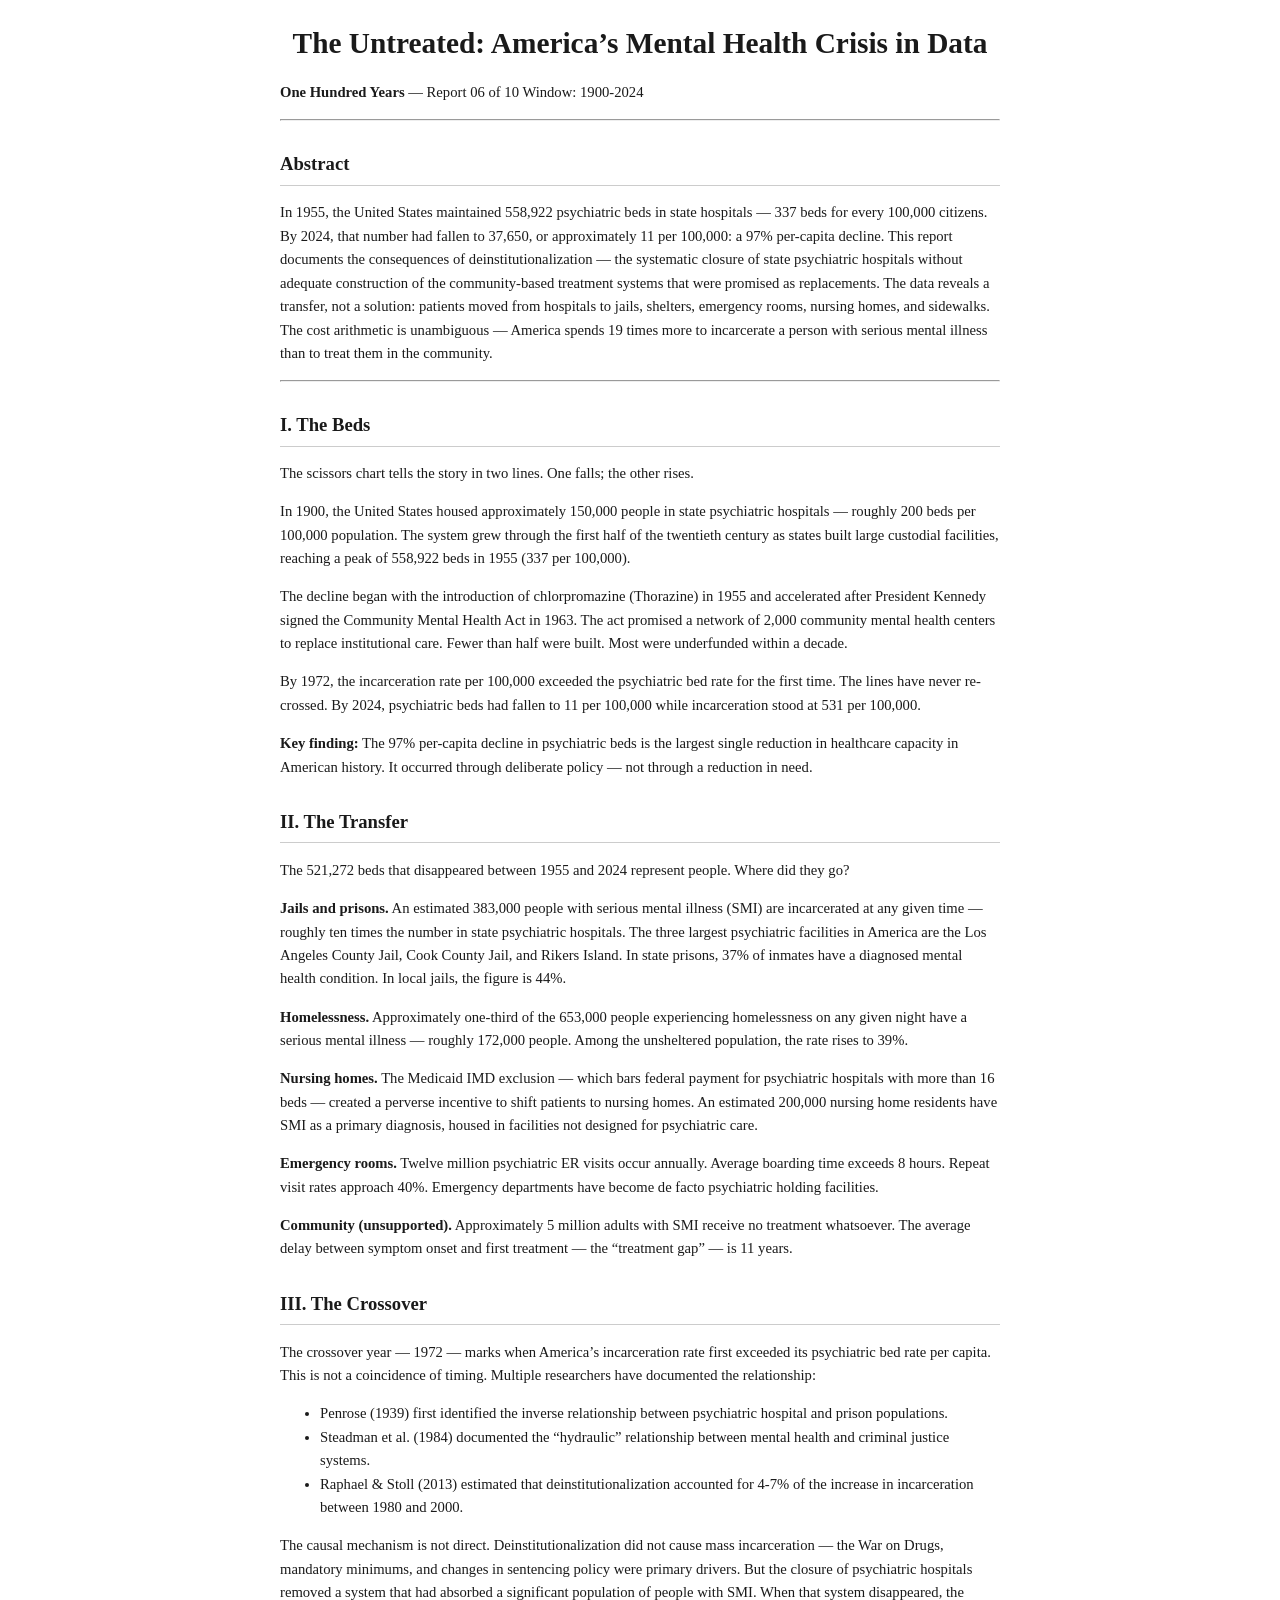
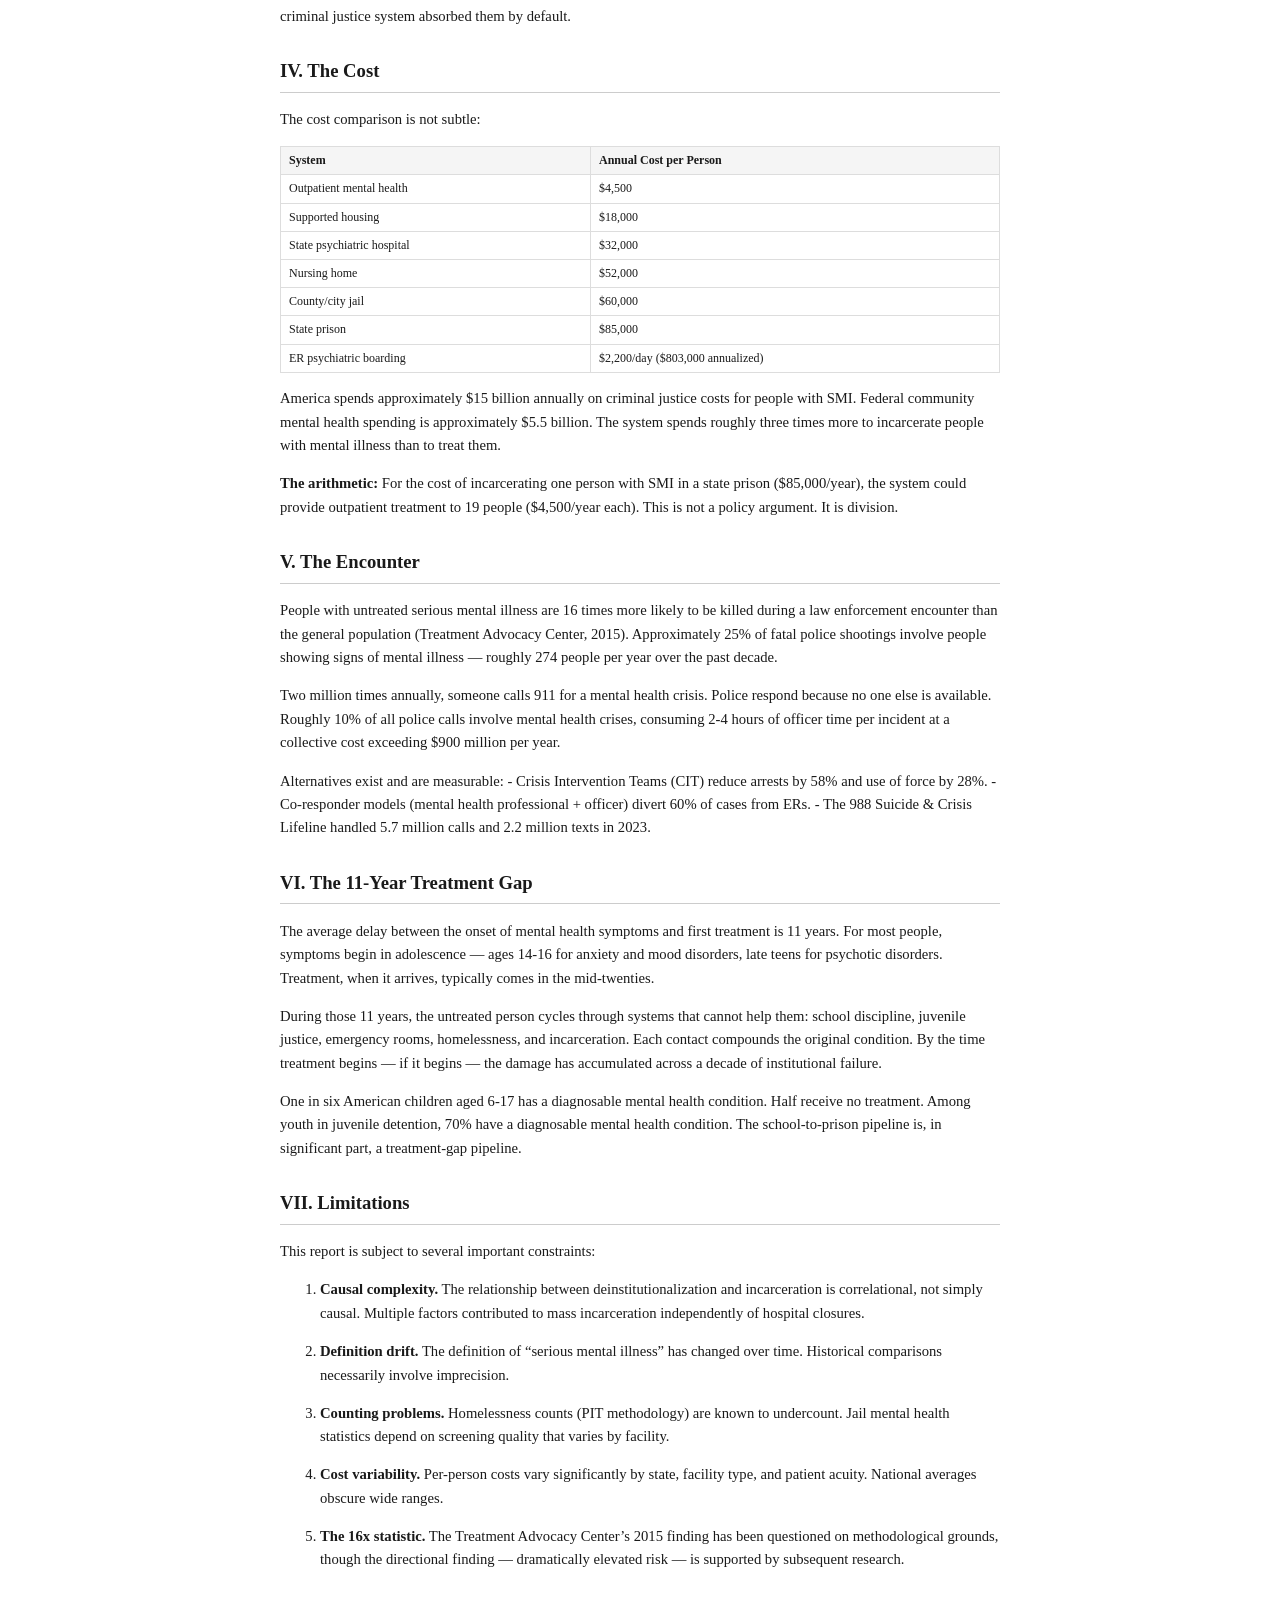
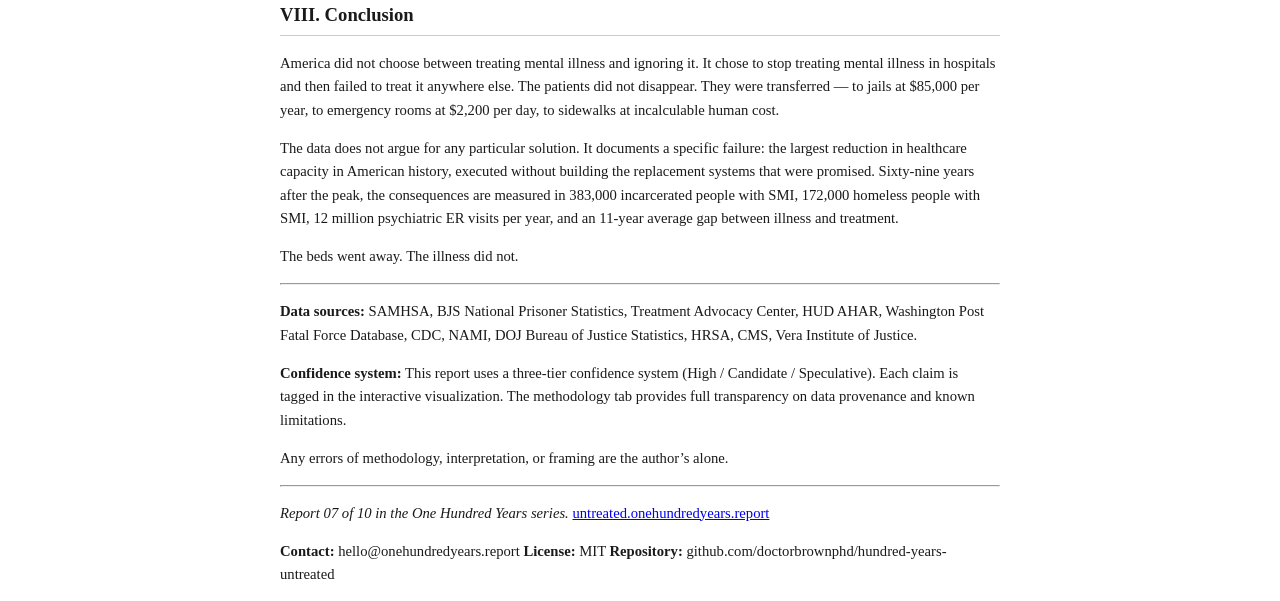
<file: writeup/untreated_paper.html>
<!DOCTYPE html>
<html xmlns="http://www.w3.org/1999/xhtml">
<head>
  <meta charset="utf-8" />
  <meta name="generator" content="pandoc" />
  <meta name="viewport" content="width=device-width, initial-scale=1.0, user-scalable=yes" />
  <title>draft</title>
  <style>

span.smallcaps{font-variant: small-caps;}
div.columns{display: flex; gap: min(4vw, 1.5em);}
div.column{flex: auto; overflow-x: auto;}
div.hanging-indent{margin-left: 1.5em; text-indent: -1.5em;}

ul.task-list[class]{list-style: none;}
ul.task-list li input[type="checkbox"] {
font-size: inherit;
width: 0.8em;
margin: 0 0.8em 0.2em -1.6em;
vertical-align: middle;
}
.display.math{display: block; text-align: center; margin: 0.5rem auto;}
</style>
  <style type="text/css">
@page {
size: letter;
margin: 1in;
}
body {
font-family: 'Georgia', 'Times New Roman', serif;
font-size: 11pt;
line-height: 1.6;
color: #1a1a1a;
max-width: 7.5in;
margin: 0 auto;
}
h1 {
font-size: 22pt;
text-align: center;
margin-bottom: 0.5em;
border-bottom: none;
}
h2 {
font-size: 14pt;
margin-top: 1.5em;
border-bottom: 1px solid #ccc;
padding-bottom: 0.3em;
}
h3 {
font-size: 12pt;
margin-top: 1.2em;
}
blockquote {
border-left: 3px solid #999;
padding-left: 1em;
margin-left: 0;
color: #444;
font-style: italic;
}
img {
max-width: 100%;
display: block;
margin: 1em auto;
}
table {
border-collapse: collapse;
width: 100%;
font-size: 9pt;
margin: 1em 0;
}
th, td {
border: 1px solid #ddd;
padding: 4px 8px;
text-align: left;
}
th {
background: #f5f5f5;
font-weight: bold;
}
code {
font-size: 9pt;
background: #f5f5f5;
padding: 1px 4px;
border-radius: 2px;
}
p img + em, p img ~ em {
display: block;
text-align: center;
font-size: 9pt;
color: #666;
margin-top: -0.5em;
}
</style>
</head>
<body>
<h1 id="the-untreated-americas-mental-health-crisis-in-data">The
Untreated: America’s Mental Health Crisis in Data</h1>
<p><strong>One Hundred Years</strong> — Report 06 of 10 Window:
1900-2024</p>
<hr />
<h2 id="abstract">Abstract</h2>
<p>In 1955, the United States maintained 558,922 psychiatric beds in
state hospitals — 337 beds for every 100,000 citizens. By 2024, that
number had fallen to 37,650, or approximately 11 per 100,000: a 97%
per-capita decline. This report documents the consequences of
deinstitutionalization — the systematic closure of state psychiatric
hospitals without adequate construction of the community-based treatment
systems that were promised as replacements. The data reveals a transfer,
not a solution: patients moved from hospitals to jails, shelters,
emergency rooms, nursing homes, and sidewalks. The cost arithmetic is
unambiguous — America spends 19 times more to incarcerate a person with
serious mental illness than to treat them in the community.</p>
<hr />
<h2 id="i.-the-beds">I. The Beds</h2>
<p>The scissors chart tells the story in two lines. One falls; the other
rises.</p>
<p>In 1900, the United States housed approximately 150,000 people in
state psychiatric hospitals — roughly 200 beds per 100,000 population.
The system grew through the first half of the twentieth century as
states built large custodial facilities, reaching a peak of 558,922 beds
in 1955 (337 per 100,000).</p>
<p>The decline began with the introduction of chlorpromazine (Thorazine)
in 1955 and accelerated after President Kennedy signed the Community
Mental Health Act in 1963. The act promised a network of 2,000 community
mental health centers to replace institutional care. Fewer than half
were built. Most were underfunded within a decade.</p>
<p>By 1972, the incarceration rate per 100,000 exceeded the psychiatric
bed rate for the first time. The lines have never re-crossed. By 2024,
psychiatric beds had fallen to 11 per 100,000 while incarceration stood
at 531 per 100,000.</p>
<p><strong>Key finding:</strong> The 97% per-capita decline in
psychiatric beds is the largest single reduction in healthcare capacity
in American history. It occurred through deliberate policy — not through
a reduction in need.</p>
<h2 id="ii.-the-transfer">II. The Transfer</h2>
<p>The 521,272 beds that disappeared between 1955 and 2024 represent
people. Where did they go?</p>
<p><strong>Jails and prisons.</strong> An estimated 383,000 people with
serious mental illness (SMI) are incarcerated at any given time —
roughly ten times the number in state psychiatric hospitals. The three
largest psychiatric facilities in America are the Los Angeles County
Jail, Cook County Jail, and Rikers Island. In state prisons, 37% of
inmates have a diagnosed mental health condition. In local jails, the
figure is 44%.</p>
<p><strong>Homelessness.</strong> Approximately one-third of the 653,000
people experiencing homelessness on any given night have a serious
mental illness — roughly 172,000 people. Among the unsheltered
population, the rate rises to 39%.</p>
<p><strong>Nursing homes.</strong> The Medicaid IMD exclusion — which
bars federal payment for psychiatric hospitals with more than 16 beds —
created a perverse incentive to shift patients to nursing homes. An
estimated 200,000 nursing home residents have SMI as a primary
diagnosis, housed in facilities not designed for psychiatric care.</p>
<p><strong>Emergency rooms.</strong> Twelve million psychiatric ER
visits occur annually. Average boarding time exceeds 8 hours. Repeat
visit rates approach 40%. Emergency departments have become de facto
psychiatric holding facilities.</p>
<p><strong>Community (unsupported).</strong> Approximately 5 million
adults with SMI receive no treatment whatsoever. The average delay
between symptom onset and first treatment — the “treatment gap” — is 11
years.</p>
<h2 id="iii.-the-crossover">III. The Crossover</h2>
<p>The crossover year — 1972 — marks when America’s incarceration rate
first exceeded its psychiatric bed rate per capita. This is not a
coincidence of timing. Multiple researchers have documented the
relationship:</p>
<ul>
<li>Penrose (1939) first identified the inverse relationship between
psychiatric hospital and prison populations.</li>
<li>Steadman et al. (1984) documented the “hydraulic” relationship
between mental health and criminal justice systems.</li>
<li>Raphael &amp; Stoll (2013) estimated that deinstitutionalization
accounted for 4-7% of the increase in incarceration between 1980 and
2000.</li>
</ul>
<p>The causal mechanism is not direct. Deinstitutionalization did not
cause mass incarceration — the War on Drugs, mandatory minimums, and
changes in sentencing policy were primary drivers. But the closure of
psychiatric hospitals removed a system that had absorbed a significant
population of people with SMI. When that system disappeared, the
criminal justice system absorbed them by default.</p>
<h2 id="iv.-the-cost">IV. The Cost</h2>
<p>The cost comparison is not subtle:</p>
<table>
<thead>
<tr>
<th>System</th>
<th>Annual Cost per Person</th>
</tr>
</thead>
<tbody>
<tr>
<td>Outpatient mental health</td>
<td>$4,500</td>
</tr>
<tr>
<td>Supported housing</td>
<td>$18,000</td>
</tr>
<tr>
<td>State psychiatric hospital</td>
<td>$32,000</td>
</tr>
<tr>
<td>Nursing home</td>
<td>$52,000</td>
</tr>
<tr>
<td>County/city jail</td>
<td>$60,000</td>
</tr>
<tr>
<td>State prison</td>
<td>$85,000</td>
</tr>
<tr>
<td>ER psychiatric boarding</td>
<td>$2,200/day ($803,000 annualized)</td>
</tr>
</tbody>
</table>
<p>America spends approximately $15 billion annually on criminal justice
costs for people with SMI. Federal community mental health spending is
approximately $5.5 billion. The system spends roughly three times more
to incarcerate people with mental illness than to treat them.</p>
<p><strong>The arithmetic:</strong> For the cost of incarcerating one
person with SMI in a state prison ($85,000/year), the system could
provide outpatient treatment to 19 people ($4,500/year each). This is
not a policy argument. It is division.</p>
<h2 id="v.-the-encounter">V. The Encounter</h2>
<p>People with untreated serious mental illness are 16 times more likely
to be killed during a law enforcement encounter than the general
population (Treatment Advocacy Center, 2015). Approximately 25% of fatal
police shootings involve people showing signs of mental illness —
roughly 274 people per year over the past decade.</p>
<p>Two million times annually, someone calls 911 for a mental health
crisis. Police respond because no one else is available. Roughly 10% of
all police calls involve mental health crises, consuming 2-4 hours of
officer time per incident at a collective cost exceeding $900 million
per year.</p>
<p>Alternatives exist and are measurable: - Crisis Intervention Teams
(CIT) reduce arrests by 58% and use of force by 28%. - Co-responder
models (mental health professional + officer) divert 60% of cases from
ERs. - The 988 Suicide &amp; Crisis Lifeline handled 5.7 million calls
and 2.2 million texts in 2023.</p>
<h2 id="vi.-the-11-year-treatment-gap">VI. The 11-Year Treatment
Gap</h2>
<p>The average delay between the onset of mental health symptoms and
first treatment is 11 years. For most people, symptoms begin in
adolescence — ages 14-16 for anxiety and mood disorders, late teens for
psychotic disorders. Treatment, when it arrives, typically comes in the
mid-twenties.</p>
<p>During those 11 years, the untreated person cycles through systems
that cannot help them: school discipline, juvenile justice, emergency
rooms, homelessness, and incarceration. Each contact compounds the
original condition. By the time treatment begins — if it begins — the
damage has accumulated across a decade of institutional failure.</p>
<p>One in six American children aged 6-17 has a diagnosable mental
health condition. Half receive no treatment. Among youth in juvenile
detention, 70% have a diagnosable mental health condition. The
school-to-prison pipeline is, in significant part, a treatment-gap
pipeline.</p>
<h2 id="vii.-limitations">VII. Limitations</h2>
<p>This report is subject to several important constraints:</p>
<ol type="1">
<li><p><strong>Causal complexity.</strong> The relationship between
deinstitutionalization and incarceration is correlational, not simply
causal. Multiple factors contributed to mass incarceration independently
of hospital closures.</p></li>
<li><p><strong>Definition drift.</strong> The definition of “serious
mental illness” has changed over time. Historical comparisons
necessarily involve imprecision.</p></li>
<li><p><strong>Counting problems.</strong> Homelessness counts (PIT
methodology) are known to undercount. Jail mental health statistics
depend on screening quality that varies by facility.</p></li>
<li><p><strong>Cost variability.</strong> Per-person costs vary
significantly by state, facility type, and patient acuity. National
averages obscure wide ranges.</p></li>
<li><p><strong>The 16x statistic.</strong> The Treatment Advocacy
Center’s 2015 finding has been questioned on methodological grounds,
though the directional finding — dramatically elevated risk — is
supported by subsequent research.</p></li>
</ol>
<h2 id="viii.-conclusion">VIII. Conclusion</h2>
<p>America did not choose between treating mental illness and ignoring
it. It chose to stop treating mental illness in hospitals and then
failed to treat it anywhere else. The patients did not disappear. They
were transferred — to jails at $85,000 per year, to emergency rooms at
$2,200 per day, to sidewalks at incalculable human cost.</p>
<p>The data does not argue for any particular solution. It documents a
specific failure: the largest reduction in healthcare capacity in
American history, executed without building the replacement systems that
were promised. Sixty-nine years after the peak, the consequences are
measured in 383,000 incarcerated people with SMI, 172,000 homeless
people with SMI, 12 million psychiatric ER visits per year, and an
11-year average gap between illness and treatment.</p>
<p>The beds went away. The illness did not.</p>
<hr />
<p><strong>Data sources:</strong> SAMHSA, BJS National Prisoner
Statistics, Treatment Advocacy Center, HUD AHAR, Washington Post Fatal
Force Database, CDC, NAMI, DOJ Bureau of Justice Statistics, HRSA, CMS,
Vera Institute of Justice.</p>
<p><strong>Confidence system:</strong> This report uses a three-tier
confidence system (High / Candidate / Speculative). Each claim is tagged
in the interactive visualization. The methodology tab provides full
transparency on data provenance and known limitations.</p>
<p>Any errors of methodology, interpretation, or framing are the
author’s alone.</p>
<hr />
<p><em>Report 07 of 10 in the One Hundred Years series.</em> <a href="https://untreated.onehundredyears.report">untreated.onehundredyears.report</a></p>
<p><strong>Contact:</strong> hello@onehundredyears.report
<strong>License:</strong> MIT <strong>Repository:</strong>
github.com/doctorbrownphd/hundred-years-untreated</p>
</body>
</html>
</file>
<file: site/styles.css>
/* === The Untreated · One Hundred Years === */
/* Clinical record + institutional ledger aesthetic */

@import url("https://fonts.googleapis.com/css2?family=Playfair+Display:ital,wght@0,400;0,700;0,900;1,400&family=Space+Mono:wght@400;700&family=Source+Serif+4:ital,wght@0,300;0,400;0,500;0,600;0,700;1,400&display=swap");

:root {
  --ink:        #0D0D0D;
  --ink-2:      #1A1A2E;
  --ink-3:      #1F1F33;
  --rule:       #2A2A3E;
  --vellum:     #E8E8F0;
  --vellum-dim: #8899AA;
  --muted:      #667788;
  --muted-2:    #445566;

  /* The two data colors — the visual argument */
  --blue:       #4A90D9;    /* treatment blue — psychiatric beds */
  --blue-soft:  rgba(74,144,217,0.15);
  --red:        #C0392B;    /* consequence red — incarceration / crisis */
  --red-soft:   rgba(192,57,43,0.15);
  --amber:      #E8A838;    /* homelessness / warning */
  --amber-soft: rgba(232,168,56,0.12);
  --gold:       #C9A84C;    /* series mark only */
  --purple:     #8E44AD;    /* nursing home / warehousing */
  --green:      #5A9A6A;    /* validation / pass */
  --teal:       #5DADE2;    /* supported housing */

  --serif:  "Source Serif 4", "Iowan Old Style", Georgia, serif;
  --display: "Playfair Display", Georgia, serif;
  --mono:   "Space Mono", ui-monospace, "SF Mono", Menlo, monospace;
}

/* Light theme */
[data-theme="light"] {
  --ink:        #F5F5F8;
  --ink-2:      #EEEEF4;
  --ink-3:      #E4E4EC;
  --rule:       #D0D0DC;
  --vellum:     #1A1A2E;
  --vellum-dim: #445566;
  --muted:      #667788;
  --muted-2:    #99AABB;
  --red:        #B03020;
  --blue:       #3A78B8;
  --amber:      #D09030;
  --purple:     #7A38A0;
}

* { box-sizing: border-box; }
html, body {
  margin: 0; padding: 0;
  background: var(--ink);
  color: var(--vellum);
  font-family: var(--serif);
  font-size: 17px;
  line-height: 1.45;
  -webkit-font-smoothing: antialiased;
}
body { min-height: 100vh; }

/* Subtle grain */
body::before {
  content: "";
  position: fixed; inset: 0;
  background-image:
    radial-gradient(rgba(136,153,170,0.02) 1px, transparent 1px);
  background-size: 3px 3px;
  pointer-events: none;
  z-index: 100;
}

a { color: var(--blue); text-decoration: none; border-bottom: 1px solid rgba(74,144,217,0.3); }
a:hover { color: var(--vellum); border-bottom-color: var(--vellum); }

/* === Shell === */
.shell {
  max-width: 1400px;
  margin: 0 auto;
  padding: 0 48px 80px;
}

/* === Masthead === */
.masthead {
  display: grid;
  grid-template-columns: 1fr auto;
  gap: 40px;
  padding: 40px 0 28px;
  border-bottom: 1px solid var(--rule);
  align-items: end;
}
.masthead .series {
  font-family: var(--mono);
  font-size: 10.5px;
  letter-spacing: 0.26em;
  text-transform: uppercase;
  color: var(--gold);
  margin-bottom: 8px;
}
.masthead h1 {
  font-family: var(--display);
  font-size: 64px;
  font-weight: 900;
  line-height: 0.92;
  margin: 0;
  letter-spacing: -0.015em;
}
.masthead h1 em {
  font-style: italic;
  color: var(--blue);
}
.masthead .sub {
  font-family: var(--serif);
  font-style: italic;
  font-size: 20px;
  color: var(--vellum-dim);
  max-width: 680px;
  margin-top: 14px;
  line-height: 1.4;
}
.masthead .meta {
  font-family: var(--mono);
  font-size: 11px;
  letter-spacing: 0.06em;
  color: var(--muted);
  text-align: right;
  line-height: 1.8;
}
.masthead .meta .k { color: var(--muted-2); }
.masthead .meta .v { color: var(--vellum-dim); }

/* === Tabs === */
.tabs {
  display: flex;
  border-bottom: 1px solid var(--rule);
  padding: 0;
  overflow-x: auto;
  scrollbar-width: none;
}
.tabs::-webkit-scrollbar { display: none; }
.tab {
  font-family: var(--mono);
  font-size: 11px;
  letter-spacing: 0.14em;
  text-transform: uppercase;
  color: var(--muted);
  padding: 16px 18px 14px;
  border-bottom: 2px solid transparent;
  white-space: nowrap;
  cursor: default;
  text-decoration: none;
  border-right: none;
  border-left: none;
  border-top: none;
}
a.tab { border-bottom-color: transparent; }
a.tab:hover { color: var(--vellum); border-bottom-color: transparent; }
.tab.active {
  color: var(--vellum);
  border-bottom-color: var(--blue);
}

/* === Stat row === */
.statrow {
  display: grid;
  gap: 1px;
  background: var(--rule);
  border-bottom: 1px solid var(--rule);
}
.statrow.four { grid-template-columns: repeat(4, 1fr); }
.statrow.five { grid-template-columns: repeat(5, 1fr); }
.statrow.six { grid-template-columns: repeat(6, 1fr); }
.stat {
  background: var(--ink);
  padding: 18px 22px;
  display: flex; flex-direction: column; gap: 6px;
}
.stat .label {
  font-family: var(--mono); font-size: 10px;
  letter-spacing: 0.14em; text-transform: uppercase;
  color: var(--muted);
}
.stat .value {
  font-family: var(--display); font-size: 32px; font-weight: 500;
  line-height: 1.05; letter-spacing: -0.01em;
  font-variant-numeric: tabular-nums;
}
.stat .value .unit {
  font-family: var(--mono); font-size: 12px;
  color: var(--muted); margin-left: 4px;
  vertical-align: 4px; letter-spacing: 0.08em;
}
.stat .foot {
  font-family: var(--mono); font-size: 10px; color: var(--muted-2);
}
.stat .value.red { color: var(--red); }
.stat .value.blue { color: var(--blue); }
.stat .value.amber { color: var(--amber); }
.stat .value.purple { color: var(--purple); }

/* === Section === */
.section {
  margin-top: 48px;
}
.section-head {
  display: flex; align-items: baseline; gap: 18px;
  margin-bottom: 14px;
}
.section-head .label {
  font-family: var(--mono); font-size: 10.5px;
  letter-spacing: 0.22em; text-transform: uppercase;
  color: var(--blue); white-space: nowrap;
}
.section-head .rule {
  flex: 1; height: 1px; background: var(--rule);
}
.section-head .aside {
  font-family: var(--mono); font-size: 10.5px;
  letter-spacing: 0.14em; text-transform: uppercase;
  color: var(--muted); white-space: nowrap;
}
.section-title {
  font-family: var(--display);
  font-size: 40px; font-weight: 500;
  line-height: 1.05; margin: 0;
  letter-spacing: -0.01em;
  max-width: 880px;
}
.section-title em { color: var(--blue); font-style: italic; }
.section-title em.red { color: var(--red); }
.section-lede {
  font-family: var(--serif);
  font-style: italic;
  font-size: 18px;
  color: var(--vellum-dim);
  max-width: 720px;
  margin: 14px 0 0;
  line-height: 1.42;
}

/* === Chart containers === */
.chart-wrap {
  border-top: 1px solid var(--rule);
  border-bottom: 1px solid var(--rule);
  padding: 22px 0;
  margin-top: 24px;
}
.chart-wrap svg { display: block; width: 100%; height: auto; }

/* === Two-column layout === */
.twocol {
  display: grid;
  grid-template-columns: 1fr 340px;
  gap: 48px;
  align-items: start;
}

/* === Card grid === */
.card-grid {
  display: grid;
  grid-template-columns: repeat(auto-fit, minmax(300px, 1fr));
  gap: 1px;
  background: var(--rule);
  margin-top: 24px;
}
.card {
  background: var(--ink);
  padding: 28px 24px;
}
.card-label {
  font-family: var(--mono); font-size: 10px;
  letter-spacing: 0.14em; text-transform: uppercase;
  color: var(--muted); margin-bottom: 8px;
}
.card-title {
  font-family: var(--display); font-size: 22px;
  font-weight: 500; margin: 0 0 8px;
}
.card-stat {
  font-family: var(--display); font-size: 36px;
  font-weight: 300; margin: 12px 0;
}
.card-body {
  font-size: 15px; line-height: 1.5;
  color: var(--vellum-dim);
}
.card-source {
  font-family: var(--mono); font-size: 10px;
  color: var(--muted-2); margin-top: 12px;
}

/* === Bar chart === */
.bar-chart { margin-top: 24px; }
.bar-row {
  display: grid;
  grid-template-columns: 200px 1fr 100px;
  align-items: center;
  gap: 16px;
  padding: 8px 0;
  border-bottom: 1px solid rgba(42,42,62,0.5);
}
.bar-label {
  font-family: var(--mono); font-size: 11px;
  color: var(--vellum-dim);
}
.bar-track {
  height: 28px;
  background: var(--ink-2);
  border-radius: 2px;
  overflow: hidden;
}
.bar-fill {
  height: 100%;
  border-radius: 2px;
  transition: width 800ms ease;
}
.bar-value {
  font-family: var(--mono); font-size: 13px;
  color: var(--vellum); text-align: right;
}

/* === Tile map === */
.tile-map {
  display: grid;
  grid-template-columns: repeat(11, 1fr);
  gap: 2px;
  margin-top: 24px;
}
.tile {
  aspect-ratio: 1;
  display: flex; flex-direction: column;
  align-items: center; justify-content: center;
  font-family: var(--mono); font-size: 9px;
  letter-spacing: 0.06em;
  border-radius: 2px;
  cursor: default;
  position: relative;
}
.tile .abbr { font-weight: 700; }
.tile .val { font-size: 8px; opacity: 0.7; margin-top: 2px; }
.tile:hover { outline: 1px solid var(--vellum); z-index: 2; }

/* === Timeline === */
.timeline {
  position: relative;
  padding-left: 32px;
  margin-top: 24px;
}
.timeline::before {
  content: "";
  position: absolute;
  left: 8px; top: 0; bottom: 0;
  width: 1px;
  background: var(--rule);
}
.tl-event {
  position: relative;
  padding: 12px 0 24px;
}
.tl-event::before {
  content: "";
  position: absolute;
  left: -28px; top: 18px;
  width: 9px; height: 9px;
  border-radius: 50%;
  background: var(--blue);
  border: 2px solid var(--ink);
}
.tl-event.red::before { background: var(--red); }
.tl-event.court::before { background: var(--amber); }
.tl-year {
  font-family: var(--mono); font-size: 11px;
  color: var(--muted); letter-spacing: 0.08em;
}
.tl-title {
  font-family: var(--display); font-size: 18px;
  font-weight: 500; margin: 4px 0;
}
.tl-desc {
  font-size: 14px; color: var(--vellum-dim);
  line-height: 1.45; max-width: 600px;
}

/* === Policy strip === */
.policy-strip {
  display: flex;
  overflow-x: auto;
  gap: 0;
  margin-top: 12px;
  border-top: 1px solid var(--rule);
  border-bottom: 1px solid var(--rule);
  scrollbar-width: none;
}
.policy-strip::-webkit-scrollbar { display: none; }
.policy-chip {
  flex-shrink: 0;
  padding: 8px 14px;
  border-right: 1px solid var(--rule);
  font-family: var(--mono); font-size: 9.5px;
  letter-spacing: 0.06em; color: var(--muted);
  cursor: default;
}
.policy-chip .yr { color: var(--blue); margin-right: 6px; }
.policy-chip:hover { background: var(--ink-2); color: var(--vellum-dim); }

/* === Prose === */
.prose {
  max-width: 720px;
  margin-top: 24px;
}
.prose p {
  margin: 0 0 16px;
  line-height: 1.6;
  color: var(--vellum-dim);
}
.prose h3 {
  font-family: var(--display);
  font-size: 24px; font-weight: 500;
  margin: 32px 0 12px;
  color: var(--vellum);
}
.prose .highlight {
  background: var(--blue-soft);
  padding: 2px 6px;
  border-radius: 2px;
}
.prose .highlight.red {
  background: var(--red-soft);
}

/* === Confidence badges === */
.conf-high { color: var(--green); }
.conf-cand { color: var(--amber); }
.conf-spec { color: var(--red); }

/* === Footer === */
.bb-foot {
  margin-top: 64px;
  padding-top: 18px;
  border-top: 1px solid var(--rule);
  display: grid;
  grid-template-columns: 1fr auto;
  gap: 20px;
  font-family: var(--mono);
  font-size: 10.5px;
  letter-spacing: 0.1em;
  color: var(--muted);
  text-transform: uppercase;
}

/* === Splash === */
.splash {
  position: fixed; inset: 0; z-index: 9999;
  display: flex; flex-direction: column;
  align-items: center; justify-content: center;
  background: #0D0D0D;
  transition: opacity 500ms;
}
.splash.out { opacity: 0; pointer-events: none; }
.splash-number {
  font-variant-numeric: tabular-nums;
  animation: fadeSlideIn 800ms ease both;
}
.splash-label { animation: fadeSlideIn 600ms ease 2s both; }
.splash-title { animation: fadeSlideIn 600ms ease 3.5s both; }
.splash-thesis { animation: fadeSlideIn 600ms ease 4s both; }
.splash-enter { animation: fadeSlideIn 600ms ease 5.5s both; cursor: pointer; }
@keyframes fadeSlideIn {
  from { opacity: 0; transform: translateY(8px); }
  to { opacity: 1; transform: translateY(0); }
}

/* === Responsive === */
@media (max-width: 1100px) {
  .twocol { grid-template-columns: 1fr; }
  .shell { padding: 0 24px 60px; }
  .masthead h1 { font-size: 44px; }
  .masthead { grid-template-columns: 1fr; }
  .statrow.five { grid-template-columns: repeat(3, 1fr); }
  .statrow.six { grid-template-columns: repeat(3, 1fr); }
  .card-grid { grid-template-columns: 1fr; }
  .bar-row { grid-template-columns: 140px 1fr 80px; }
  .tile-map { grid-template-columns: repeat(8, 1fr); }
}
@media (max-width: 600px) {
  .masthead h1 { font-size: 36px; }
  .statrow.four, .statrow.five, .statrow.six { grid-template-columns: repeat(2, 1fr); }
  .tile-map { grid-template-columns: repeat(6, 1fr); }
}
</file>
